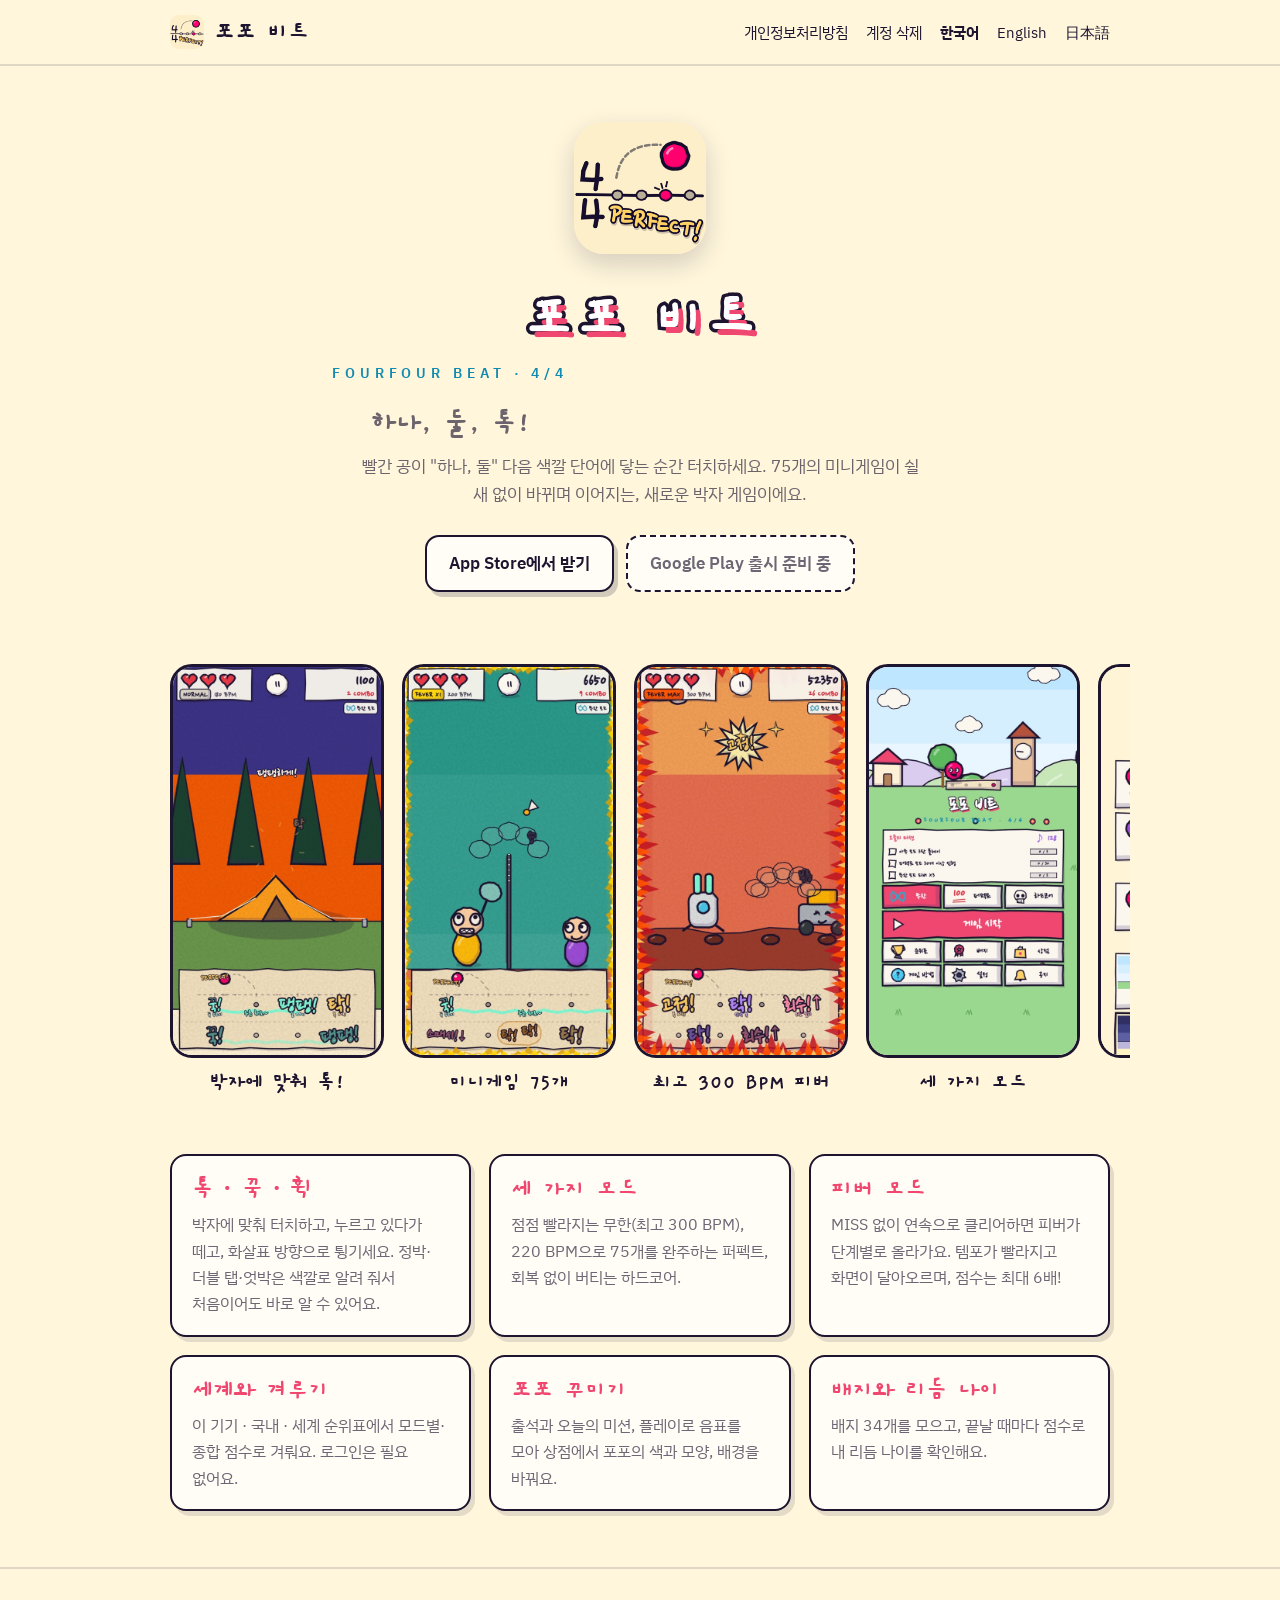
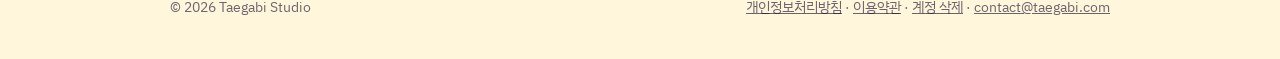
<file: index.html>
<!doctype html>
<html lang="ko">
<head>
  <meta charset="utf-8">
  <meta name="viewport" content="width=device-width, initial-scale=1">
  <title>포포 비트 - 박자 맞추는 리듬 미니게임</title>
  <meta name="description" content="하나, 둘, 톡! 박자에 맞춰 터치하는 리듬 미니게임 75개. 세 가지 모드, 피버, 세계 순위표, 포포 꾸미기.">
  <link rel="canonical" href="https://fourfourbeat.taegabi.com/">
  <link rel="alternate" hreflang="ko" href="https://fourfourbeat.taegabi.com/">
  <link rel="alternate" hreflang="en" href="https://fourfourbeat.taegabi.com/en/">
  <link rel="alternate" hreflang="ja" href="https://fourfourbeat.taegabi.com/ja/">
  <link rel="alternate" hreflang="x-default" href="https://fourfourbeat.taegabi.com/en/">
  <meta property="og:type" content="website">
  <meta property="og:title" content="포포 비트 - 박자 맞추는 리듬 미니게임">
  <meta property="og:description" content="하나, 둘, 톡! 박자에 맞춰 터치하는 리듬 미니게임 75개. 세 가지 모드, 피버, 세계 순위표, 포포 꾸미기.">
  <meta property="og:image" content="https://fourfourbeat.taegabi.com/assets/og.png">
  <meta property="og:url" content="https://fourfourbeat.taegabi.com/">
  <link rel="icon" type="image/png" href="/assets/favicon.png">
  <link rel="apple-touch-icon" href="/assets/apple-touch-icon.png">
  <link href="https://fonts.googleapis.com/css2?family=Gaegu:wght@700&family=IBM+Plex+Sans+KR:wght@400;600;700&display=swap" rel="stylesheet">
  <link rel="stylesheet" href="/assets/site.css">
</head>
<body>
<header class="top"><div class="wrap">
  <a class="brand" href="/"><img src="/assets/logo.png" alt="" width="34" height="34">포포 비트</a>
  <nav><span class="doclinks"><a href="/privacy">개인정보처리방침</a><a href="/delete">계정 삭제</a></span><span class="lang"><a href="/" lang="ko" aria-current="page">한국어</a><a href="/en/" lang="en">English</a><a href="/ja/" lang="ja">日本語</a></span></nav>
</div></header>

<main class="wrap">
  <section class="hero">
    <img class="icon" src="/assets/logo.png" alt="포포 비트 앱 아이콘" width="132" height="132">
    <h1>포포 비트</h1>
    <p class="en">FOURFOUR BEAT · 4/4</p>
    <p class="tag">하나, 둘, 톡!</p>
    <p>빨간 공이 "하나, 둘" 다음 색깔 단어에 닿는 순간 터치하세요. 75개의 미니게임이 쉴 새 없이 바뀌며 이어지는, 새로운 박자 게임이에요.</p>
    <div class="badges">
      <a class="badge" href="https://apps.apple.com/app/id6832641340">App Store에서 받기</a>
      <span class="badge soon">Google Play 출시 준비 중</span>
    </div>
  </section>

  <section class="shots">
    <figure><img src="/assets/screens/ko/01_play.jpg" alt="박자 바에 맞춰 터치하는 게임 화면" width="537" height="1000" loading="lazy"><figcaption>박자에 맞춰 톡!</figcaption></figure>
    <figure><img src="/assets/screens/ko/02_play.jpg" alt="쉴 새 없이 바뀌는 미니게임 화면" width="537" height="1000" loading="lazy"><figcaption>미니게임 75개</figcaption></figure>
    <figure><img src="/assets/screens/ko/03_fever_max.jpg" alt="피버 MAX 화면" width="537" height="1000" loading="lazy"><figcaption>최고 300 BPM 피버</figcaption></figure>
    <figure><img src="/assets/screens/ko/04_menu.jpg" alt="모드 선택과 오늘의 미션이 있는 메인 메뉴" width="537" height="1000" loading="lazy"><figcaption>세 가지 모드</figcaption></figure>
    <figure><img src="/assets/screens/ko/05_shop.jpg" alt="음표로 포포의 색·모양·배경을 사는 상점" width="537" height="1000" loading="lazy"><figcaption>포포 꾸미기</figcaption></figure>
    <figure><img src="/assets/screens/ko/06_world.jpg" alt="나라별 세계 순위표" width="537" height="1000" loading="lazy"><figcaption>세계 순위표</figcaption></figure>
    <figure><img src="/assets/screens/ko/07_badges.jpg" alt="모은 배지 화면" width="537" height="1000" loading="lazy"><figcaption>배지 34개</figcaption></figure>
  </section>

  <section class="features">
    <div class="card"><h3>톡 · 꾹 · 휙</h3><p>박자에 맞춰 터치하고, 누르고 있다가 떼고, 화살표 방향으로 튕기세요. 정박·더블 탭·엇박은 색깔로 알려 줘서 처음이어도 바로 알 수 있어요.</p></div>
    <div class="card"><h3>세 가지 모드</h3><p>점점 빨라지는 무한(최고 300 BPM), 220 BPM으로 75개를 완주하는 퍼펙트, 회복 없이 버티는 하드코어.</p></div>
    <div class="card"><h3>피버 모드</h3><p>MISS 없이 연속으로 클리어하면 피버가 단계별로 올라가요. 템포가 빨라지고 화면이 달아오르며, 점수는 최대 6배!</p></div>
    <div class="card"><h3>세계와 겨루기</h3><p>이 기기 · 국내 · 세계 순위표에서 모드별·종합 점수로 겨뤄요. 로그인은 필요 없어요.</p></div>
    <div class="card"><h3>포포 꾸미기</h3><p>출석과 오늘의 미션, 플레이로 음표를 모아 상점에서 포포의 색과 모양, 배경을 바꿔요.</p></div>
    <div class="card"><h3>배지와 리듬 나이</h3><p>배지 34개를 모으고, 끝날 때마다 점수로 내 리듬 나이를 확인해요.</p></div>
  </section>
</main>

<footer><div class="wrap">
  <span>© 2026 Taegabi Studio</span>
  <span><a href="/privacy">개인정보처리방침</a> · <a href="/terms">이용약관</a> · <a href="/delete">계정 삭제</a> · <a href="mailto:contact@taegabi.com">contact@taegabi.com</a></span>
</div></footer>
</body>
</html>
</file>
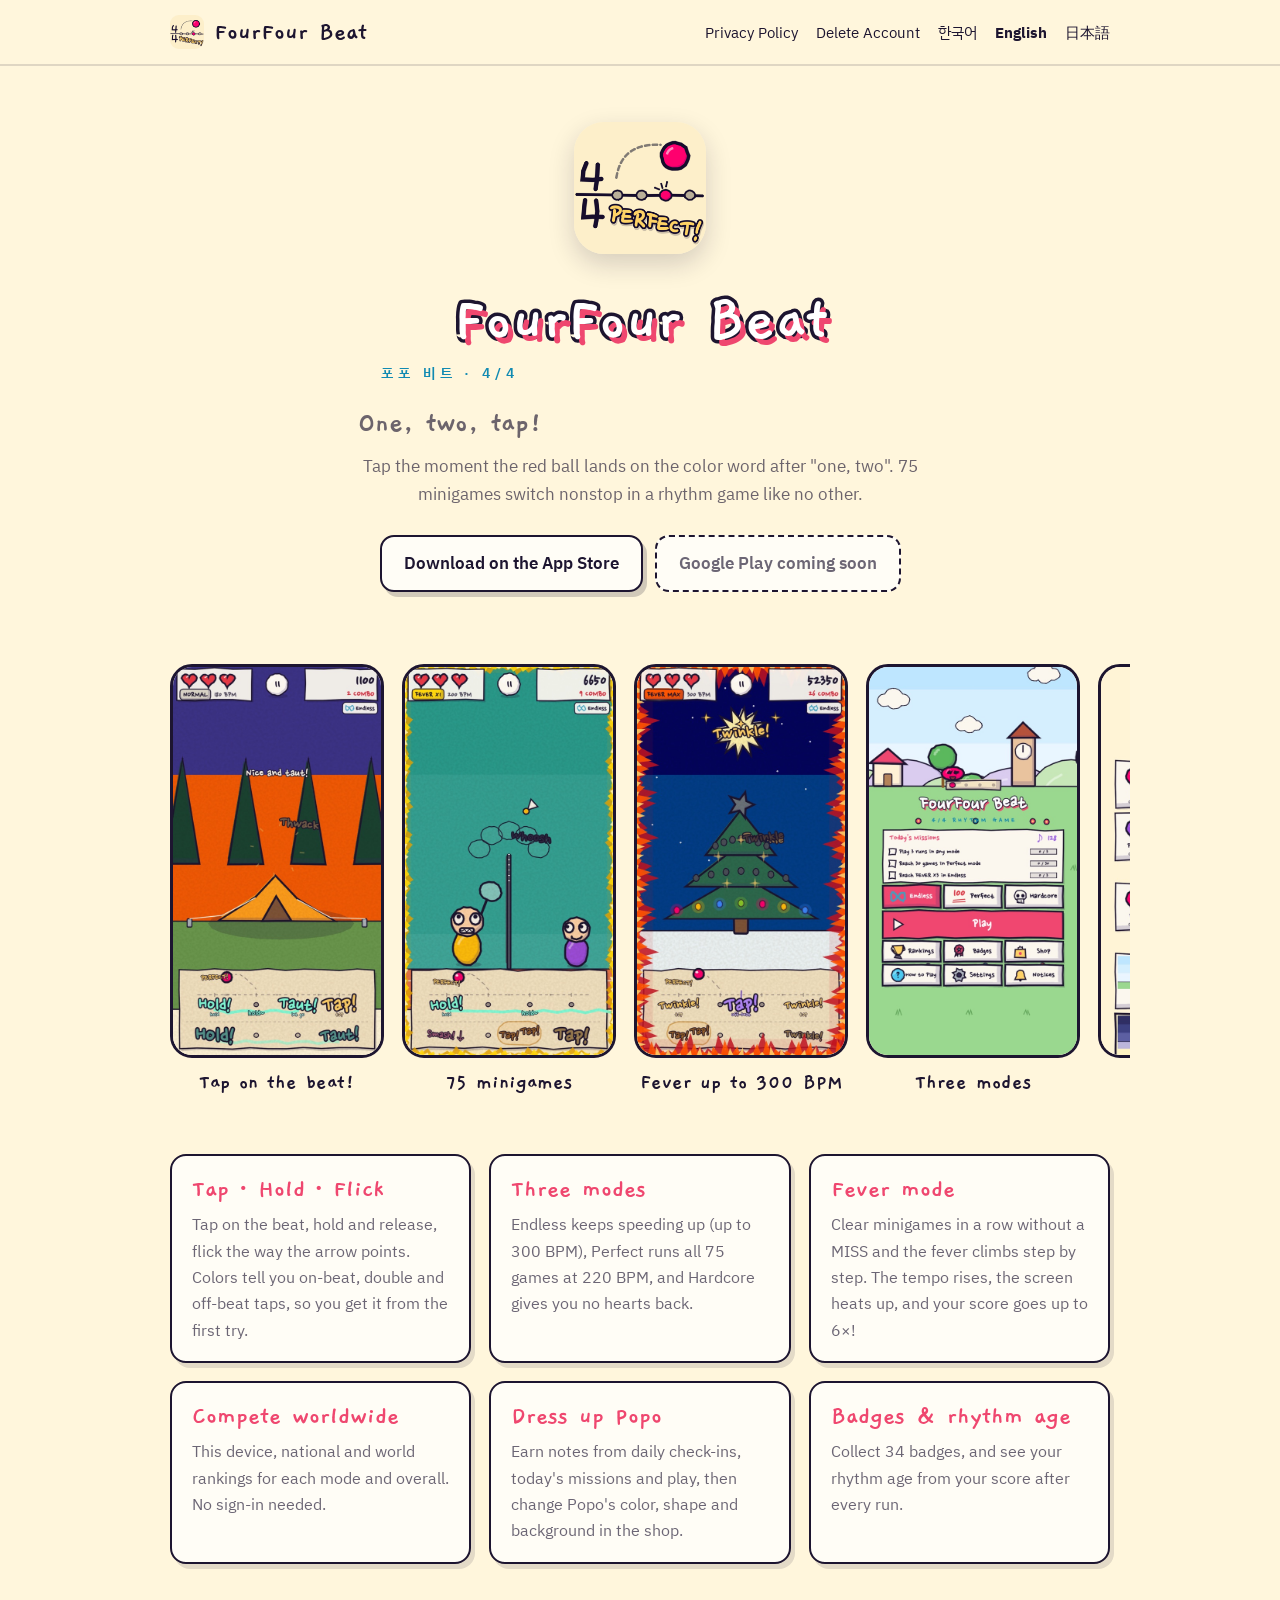
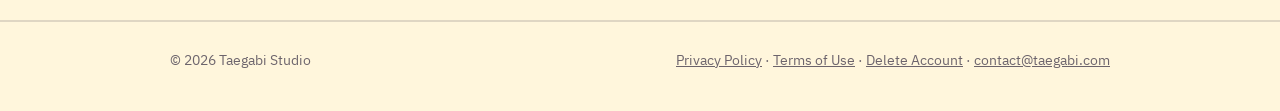
<file: en/index.html>
<!doctype html>
<html lang="en">
<head>
  <meta charset="utf-8">
  <meta name="viewport" content="width=device-width, initial-scale=1">
  <title>FourFour Beat - a rhythm minigame on the beat</title>
  <meta name="description" content="One, two, tap! 75 rhythm minigames you tap to the beat. Three modes, fever, world rankings and Popo dress-up.">
  <link rel="canonical" href="https://fourfourbeat.taegabi.com/en/">
  <link rel="alternate" hreflang="ko" href="https://fourfourbeat.taegabi.com/">
  <link rel="alternate" hreflang="en" href="https://fourfourbeat.taegabi.com/en/">
  <link rel="alternate" hreflang="ja" href="https://fourfourbeat.taegabi.com/ja/">
  <link rel="alternate" hreflang="x-default" href="https://fourfourbeat.taegabi.com/en/">
  <meta property="og:type" content="website">
  <meta property="og:title" content="FourFour Beat - a rhythm minigame on the beat">
  <meta property="og:description" content="One, two, tap! 75 rhythm minigames you tap to the beat. Three modes, fever, world rankings and Popo dress-up.">
  <meta property="og:image" content="https://fourfourbeat.taegabi.com/assets/og.png">
  <meta property="og:url" content="https://fourfourbeat.taegabi.com/en/">
  <link rel="icon" type="image/png" href="/assets/favicon.png">
  <link rel="apple-touch-icon" href="/assets/apple-touch-icon.png">
  <link href="https://fonts.googleapis.com/css2?family=Gaegu:wght@700&family=IBM+Plex+Sans+KR:wght@400;600;700&display=swap" rel="stylesheet">
  <link rel="stylesheet" href="/assets/site.css">
</head>
<body>
<header class="top"><div class="wrap">
  <a class="brand" href="/en/"><img src="/assets/logo.png" alt="" width="34" height="34">FourFour Beat</a>
  <nav><span class="doclinks"><a href="/en/privacy">Privacy Policy</a><a href="/en/delete">Delete Account</a></span><span class="lang"><a href="/" lang="ko">한국어</a><a href="/en/" lang="en" aria-current="page">English</a><a href="/ja/" lang="ja">日本語</a></span></nav>
</div></header>

<main class="wrap">
  <section class="hero">
    <img class="icon" src="/assets/logo.png" alt="FourFour Beat app icon" width="132" height="132">
    <h1>FourFour Beat</h1>
    <p class="en">포포 비트 · 4/4</p>
    <p class="tag">One, two, tap!</p>
    <p>Tap the moment the red ball lands on the color word after "one, two". 75 minigames switch nonstop in a rhythm game like no other.</p>
    <div class="badges">
      <a class="badge" href="https://apps.apple.com/app/id6832641340">Download on the App Store</a>
      <span class="badge soon">Google Play coming soon</span>
    </div>
  </section>

  <section class="shots">
    <figure><img src="/assets/screens/en/01_play.jpg" alt="Game screen: tap on the beat bar" width="537" height="1000" loading="lazy"><figcaption>Tap on the beat!</figcaption></figure>
    <figure><img src="/assets/screens/en/02_play.jpg" alt="A minigame in a nonstop run" width="537" height="1000" loading="lazy"><figcaption>75 minigames</figcaption></figure>
    <figure><img src="/assets/screens/en/03_fever_max.jpg" alt="FEVER MAX screen" width="537" height="1000" loading="lazy"><figcaption>Fever up to 300 BPM</figcaption></figure>
    <figure><img src="/assets/screens/en/04_menu.jpg" alt="Main menu with modes and today's missions" width="537" height="1000" loading="lazy"><figcaption>Three modes</figcaption></figure>
    <figure><img src="/assets/screens/en/05_shop.jpg" alt="Shop: buy Popo's colors, shapes and backgrounds with notes" width="537" height="1000" loading="lazy"><figcaption>Dress up Popo</figcaption></figure>
    <figure><img src="/assets/screens/en/06_world.jpg" alt="World rankings by country" width="537" height="1000" loading="lazy"><figcaption>World rankings</figcaption></figure>
    <figure><img src="/assets/screens/en/07_badges.jpg" alt="Badge collection" width="537" height="1000" loading="lazy"><figcaption>34 badges</figcaption></figure>
  </section>

  <section class="features">
    <div class="card"><h3>Tap · Hold · Flick</h3><p>Tap on the beat, hold and release, flick the way the arrow points. Colors tell you on-beat, double and off-beat taps, so you get it from the first try.</p></div>
    <div class="card"><h3>Three modes</h3><p>Endless keeps speeding up (up to 300 BPM), Perfect runs all 75 games at 220 BPM, and Hardcore gives you no hearts back.</p></div>
    <div class="card"><h3>Fever mode</h3><p>Clear minigames in a row without a MISS and the fever climbs step by step. The tempo rises, the screen heats up, and your score goes up to 6×!</p></div>
    <div class="card"><h3>Compete worldwide</h3><p>This device, national and world rankings for each mode and overall. No sign-in needed.</p></div>
    <div class="card"><h3>Dress up Popo</h3><p>Earn notes from daily check-ins, today's missions and play, then change Popo's color, shape and background in the shop.</p></div>
    <div class="card"><h3>Badges &amp; rhythm age</h3><p>Collect 34 badges, and see your rhythm age from your score after every run.</p></div>
  </section>
</main>

<footer><div class="wrap">
  <span>© 2026 Taegabi Studio</span>
  <span><a href="/en/privacy">Privacy Policy</a> · <a href="/en/terms">Terms of Use</a> · <a href="/en/delete">Delete Account</a> · <a href="mailto:contact@taegabi.com">contact@taegabi.com</a></span>
</div></footer>
</body>
</html>
</file>
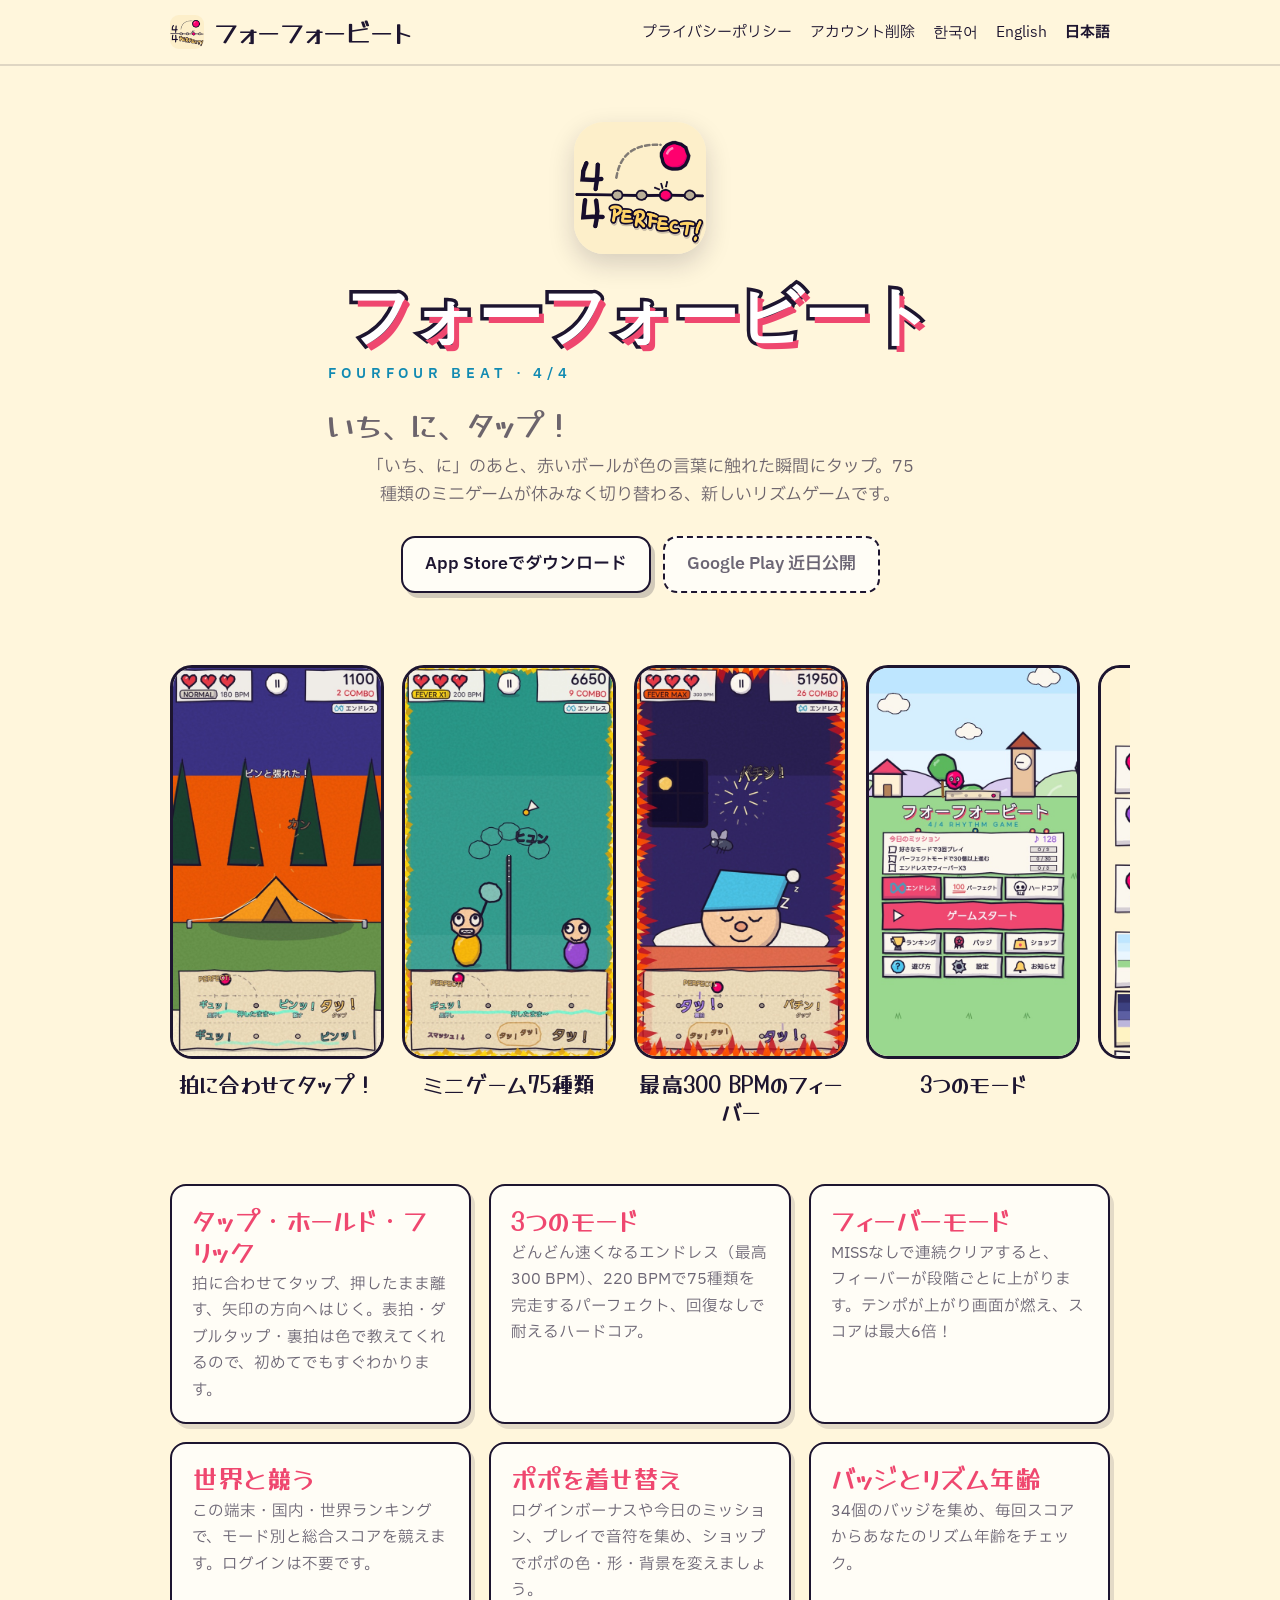
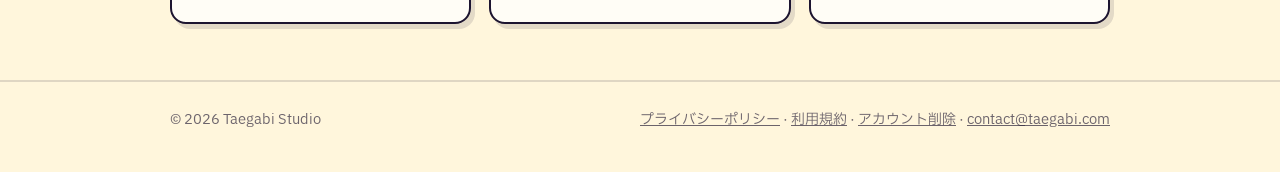
<file: ja/index.html>
<!doctype html>
<html lang="ja">
<head>
  <meta charset="utf-8">
  <meta name="viewport" content="width=device-width, initial-scale=1">
  <title>フォーフォービート - 拍に合わせるリズムミニゲーム</title>
  <meta name="description" content="いち、に、タップ！拍に合わせてタップするリズムミニゲーム75種類。3つのモード、フィーバー、世界ランキング、ポポの着せ替え。">
  <link rel="canonical" href="https://fourfourbeat.taegabi.com/ja/">
  <link rel="alternate" hreflang="ko" href="https://fourfourbeat.taegabi.com/">
  <link rel="alternate" hreflang="en" href="https://fourfourbeat.taegabi.com/en/">
  <link rel="alternate" hreflang="ja" href="https://fourfourbeat.taegabi.com/ja/">
  <link rel="alternate" hreflang="x-default" href="https://fourfourbeat.taegabi.com/en/">
  <meta property="og:type" content="website">
  <meta property="og:title" content="フォーフォービート - 拍に合わせるリズムミニゲーム">
  <meta property="og:description" content="いち、に、タップ！拍に合わせてタップするリズムミニゲーム75種類。3つのモード、フィーバー、世界ランキング、ポポの着せ替え。">
  <meta property="og:image" content="https://fourfourbeat.taegabi.com/assets/og.png">
  <meta property="og:url" content="https://fourfourbeat.taegabi.com/ja/">
  <link rel="icon" type="image/png" href="/assets/favicon.png">
  <link rel="apple-touch-icon" href="/assets/apple-touch-icon.png">
  <link href="https://fonts.googleapis.com/css2?family=Gaegu:wght@700&family=Yusei+Magic&family=IBM+Plex+Sans+JP:wght@400;600;700&display=swap" rel="stylesheet">
  <link rel="stylesheet" href="/assets/site.css">
</head>
<body>
<header class="top"><div class="wrap">
  <a class="brand" href="/ja/"><img src="/assets/logo.png" alt="" width="34" height="34">フォーフォービート</a>
  <nav><span class="doclinks"><a href="/ja/privacy">プライバシーポリシー</a><a href="/ja/delete">アカウント削除</a></span><span class="lang"><a href="/" lang="ko">한국어</a><a href="/en/" lang="en">English</a><a href="/ja/" lang="ja" aria-current="page">日本語</a></span></nav>
</div></header>

<main class="wrap">
  <section class="hero">
    <img class="icon" src="/assets/logo.png" alt="フォーフォービートのアプリアイコン" width="132" height="132">
    <h1>フォーフォービート</h1>
    <p class="en">FOURFOUR BEAT · 4/4</p>
    <p class="tag">いち、に、タップ！</p>
    <p>「いち、に」のあと、赤いボールが色の言葉に触れた瞬間にタップ。75種類のミニゲームが休みなく切り替わる、新しいリズムゲームです。</p>
    <div class="badges">
      <a class="badge" href="https://apps.apple.com/app/id6832641340">App Storeでダウンロード</a>
      <span class="badge soon">Google Play 近日公開</span>
    </div>
  </section>

  <section class="shots">
    <figure><img src="/assets/screens/ja/01_play.jpg" alt="ビートバーに合わせてタップするゲーム画面" width="537" height="1000" loading="lazy"><figcaption>拍に合わせてタップ！</figcaption></figure>
    <figure><img src="/assets/screens/ja/02_play.jpg" alt="次々に切り替わるミニゲーム画面" width="537" height="1000" loading="lazy"><figcaption>ミニゲーム75種類</figcaption></figure>
    <figure><img src="/assets/screens/ja/03_fever_max.jpg" alt="フィーバーMAX画面" width="537" height="1000" loading="lazy"><figcaption>最高300 BPMのフィーバー</figcaption></figure>
    <figure><img src="/assets/screens/ja/04_menu.jpg" alt="モード選択と今日のミッションがあるメインメニュー" width="537" height="1000" loading="lazy"><figcaption>3つのモード</figcaption></figure>
    <figure><img src="/assets/screens/ja/05_shop.jpg" alt="音符でポポの色・形・背景を買うショップ" width="537" height="1000" loading="lazy"><figcaption>ポポを着せ替え</figcaption></figure>
    <figure><img src="/assets/screens/ja/06_world.jpg" alt="国別の世界ランキング" width="537" height="1000" loading="lazy"><figcaption>世界ランキング</figcaption></figure>
    <figure><img src="/assets/screens/ja/07_badges.jpg" alt="集めたバッジの画面" width="537" height="1000" loading="lazy"><figcaption>バッジ34個</figcaption></figure>
  </section>

  <section class="features">
    <div class="card"><h3>タップ・ホールド・フリック</h3><p>拍に合わせてタップ、押したまま離す、矢印の方向へはじく。表拍・ダブルタップ・裏拍は色で教えてくれるので、初めてでもすぐわかります。</p></div>
    <div class="card"><h3>3つのモード</h3><p>どんどん速くなるエンドレス（最高300 BPM）、220 BPMで75種類を完走するパーフェクト、回復なしで耐えるハードコア。</p></div>
    <div class="card"><h3>フィーバーモード</h3><p>MISSなしで連続クリアすると、フィーバーが段階ごとに上がります。テンポが上がり画面が燃え、スコアは最大6倍！</p></div>
    <div class="card"><h3>世界と競う</h3><p>この端末・国内・世界ランキングで、モード別と総合スコアを競えます。ログインは不要です。</p></div>
    <div class="card"><h3>ポポを着せ替え</h3><p>ログインボーナスや今日のミッション、プレイで音符を集め、ショップでポポの色・形・背景を変えましょう。</p></div>
    <div class="card"><h3>バッジとリズム年齢</h3><p>34個のバッジを集め、毎回スコアからあなたのリズム年齢をチェック。</p></div>
  </section>
</main>

<footer><div class="wrap">
  <span>© 2026 Taegabi Studio</span>
  <span><a href="/ja/privacy">プライバシーポリシー</a> · <a href="/ja/terms">利用規約</a> · <a href="/ja/delete">アカウント削除</a> · <a href="mailto:contact@taegabi.com">contact@taegabi.com</a></span>
</div></footer>
</body>
</html>
</file>
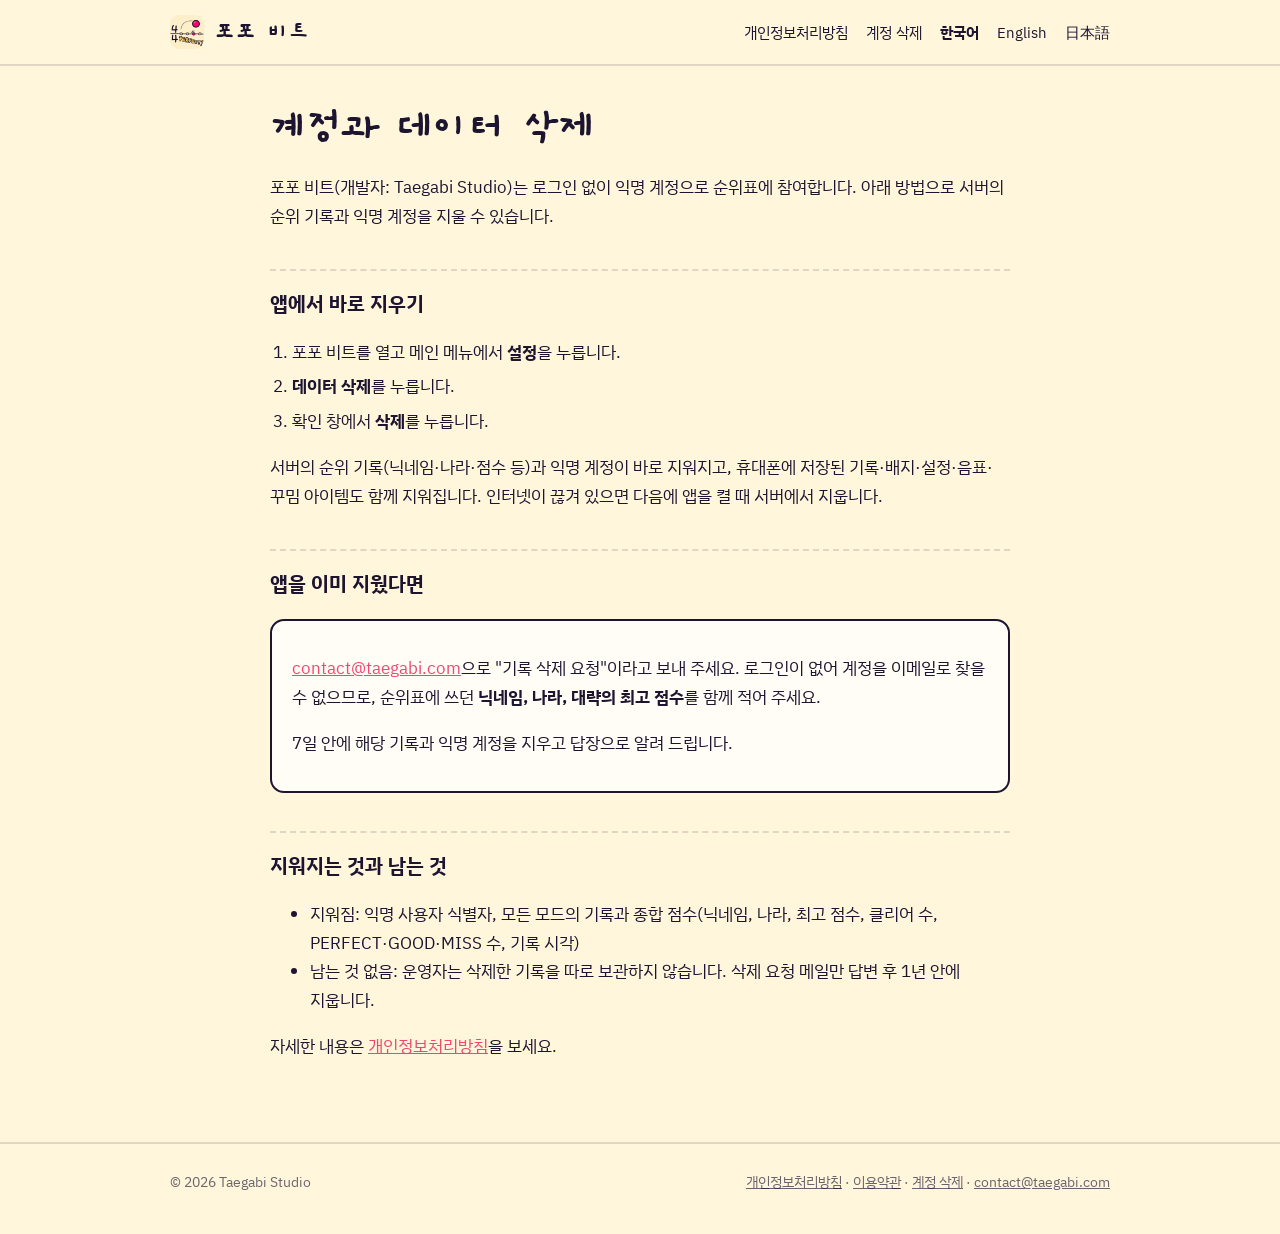
<file: delete.html>
<!doctype html>
<html lang="ko">
<head>
  <meta charset="utf-8">
  <meta name="viewport" content="width=device-width, initial-scale=1">
  <title>계정과 데이터 삭제 - 포포 비트</title>
  <meta name="description" content="포포 비트의 순위 기록과 익명 계정을 지우는 방법을 안내해요.">
  <link rel="canonical" href="https://fourfourbeat.taegabi.com/delete">
  <link rel="alternate" hreflang="ko" href="https://fourfourbeat.taegabi.com/delete">
  <link rel="alternate" hreflang="en" href="https://fourfourbeat.taegabi.com/en/delete">
  <link rel="alternate" hreflang="ja" href="https://fourfourbeat.taegabi.com/ja/delete">
  <link rel="alternate" hreflang="x-default" href="https://fourfourbeat.taegabi.com/en/delete">
  <link rel="icon" type="image/png" href="/assets/favicon.png">
  <link rel="apple-touch-icon" href="/assets/apple-touch-icon.png">
  <link href="https://fonts.googleapis.com/css2?family=Gaegu:wght@700&family=IBM+Plex+Sans+KR:wght@400;600;700&display=swap" rel="stylesheet">
  <link rel="stylesheet" href="/assets/site.css">
</head>
<body>
<header class="top"><div class="wrap">
  <a class="brand" href="/"><img src="/assets/logo.png" alt="" width="34" height="34">포포 비트</a>
  <nav><span class="doclinks"><a href="/privacy">개인정보처리방침</a><a href="/delete">계정 삭제</a></span><span class="lang"><a href="/delete" lang="ko" aria-current="page">한국어</a><a href="/en/delete" lang="en">English</a><a href="/ja/delete" lang="ja">日本語</a></span></nav>
</div></header>

<main class="doc">
  <h1>계정과 데이터 삭제</h1>
  <p>포포 비트(개발자: Taegabi Studio)는 로그인 없이 익명 계정으로 순위표에 참여합니다. 아래 방법으로 서버의 순위 기록과 익명 계정을 지울 수 있습니다.</p>

  <h2>앱에서 바로 지우기</h2>
  <ol class="steps">
    <li>포포 비트를 열고 메인 메뉴에서 <strong>설정</strong>을 누릅니다.</li>
    <li><strong>데이터 삭제</strong>를 누릅니다.</li>
    <li>확인 창에서 <strong>삭제</strong>를 누릅니다.</li>
  </ol>
  <p>서버의 순위 기록(닉네임·나라·점수 등)과 익명 계정이 바로 지워지고, 휴대폰에 저장된 기록·배지·설정·음표·꾸밈 아이템도 함께 지워집니다. 인터넷이 끊겨 있으면 다음에 앱을 켤 때 서버에서 지웁니다.</p>

  <h2>앱을 이미 지웠다면</h2>
  <div class="box">
    <p><a href="mailto:contact@taegabi.com?subject=%ED%8F%AC%ED%8F%AC%20%EB%B9%84%ED%8A%B8%20%EA%B8%B0%EB%A1%9D%20%EC%82%AD%EC%A0%9C%20%EC%9A%94%EC%B2%AD">contact@taegabi.com</a>으로 "기록 삭제 요청"이라고 보내 주세요. 로그인이 없어 계정을 이메일로 찾을 수 없으므로, 순위표에 쓰던 <strong>닉네임, 나라, 대략의 최고 점수</strong>를 함께 적어 주세요.</p>
    <p>7일 안에 해당 기록과 익명 계정을 지우고 답장으로 알려 드립니다.</p>
  </div>

  <h2>지워지는 것과 남는 것</h2>
  <ul>
    <li>지워짐: 익명 사용자 식별자, 모든 모드의 기록과 종합 점수(닉네임, 나라, 최고 점수, 클리어 수, PERFECT·GOOD·MISS 수, 기록 시각)</li>
    <li>남는 것 없음: 운영자는 삭제한 기록을 따로 보관하지 않습니다. 삭제 요청 메일만 답변 후 1년 안에 지웁니다.</li>
  </ul>
  <p>자세한 내용은 <a href="/privacy">개인정보처리방침</a>을 보세요.</p>
</main>

<footer><div class="wrap">
  <span>© 2026 Taegabi Studio</span>
  <span><a href="/privacy">개인정보처리방침</a> · <a href="/terms">이용약관</a> · <a href="/delete">계정 삭제</a> · <a href="mailto:contact@taegabi.com">contact@taegabi.com</a></span>
</div></footer>
</body>
</html>
</file>
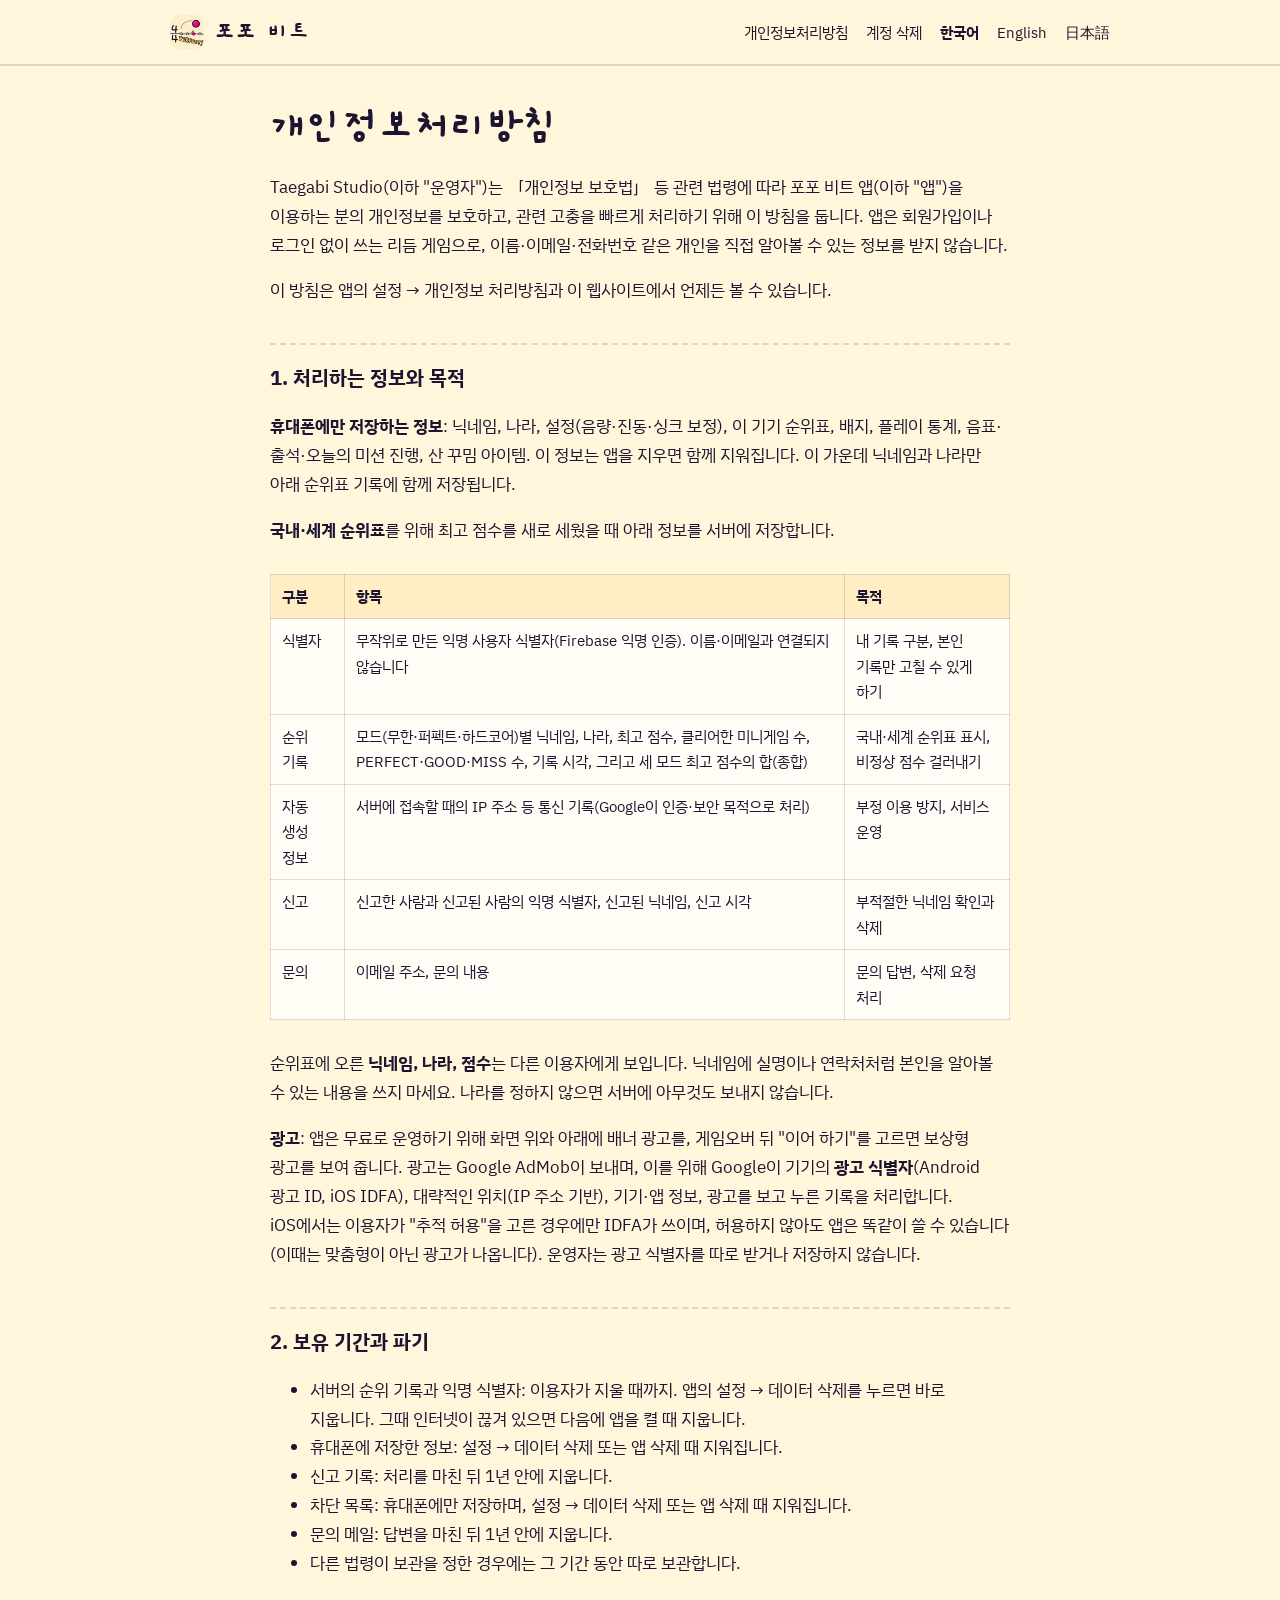
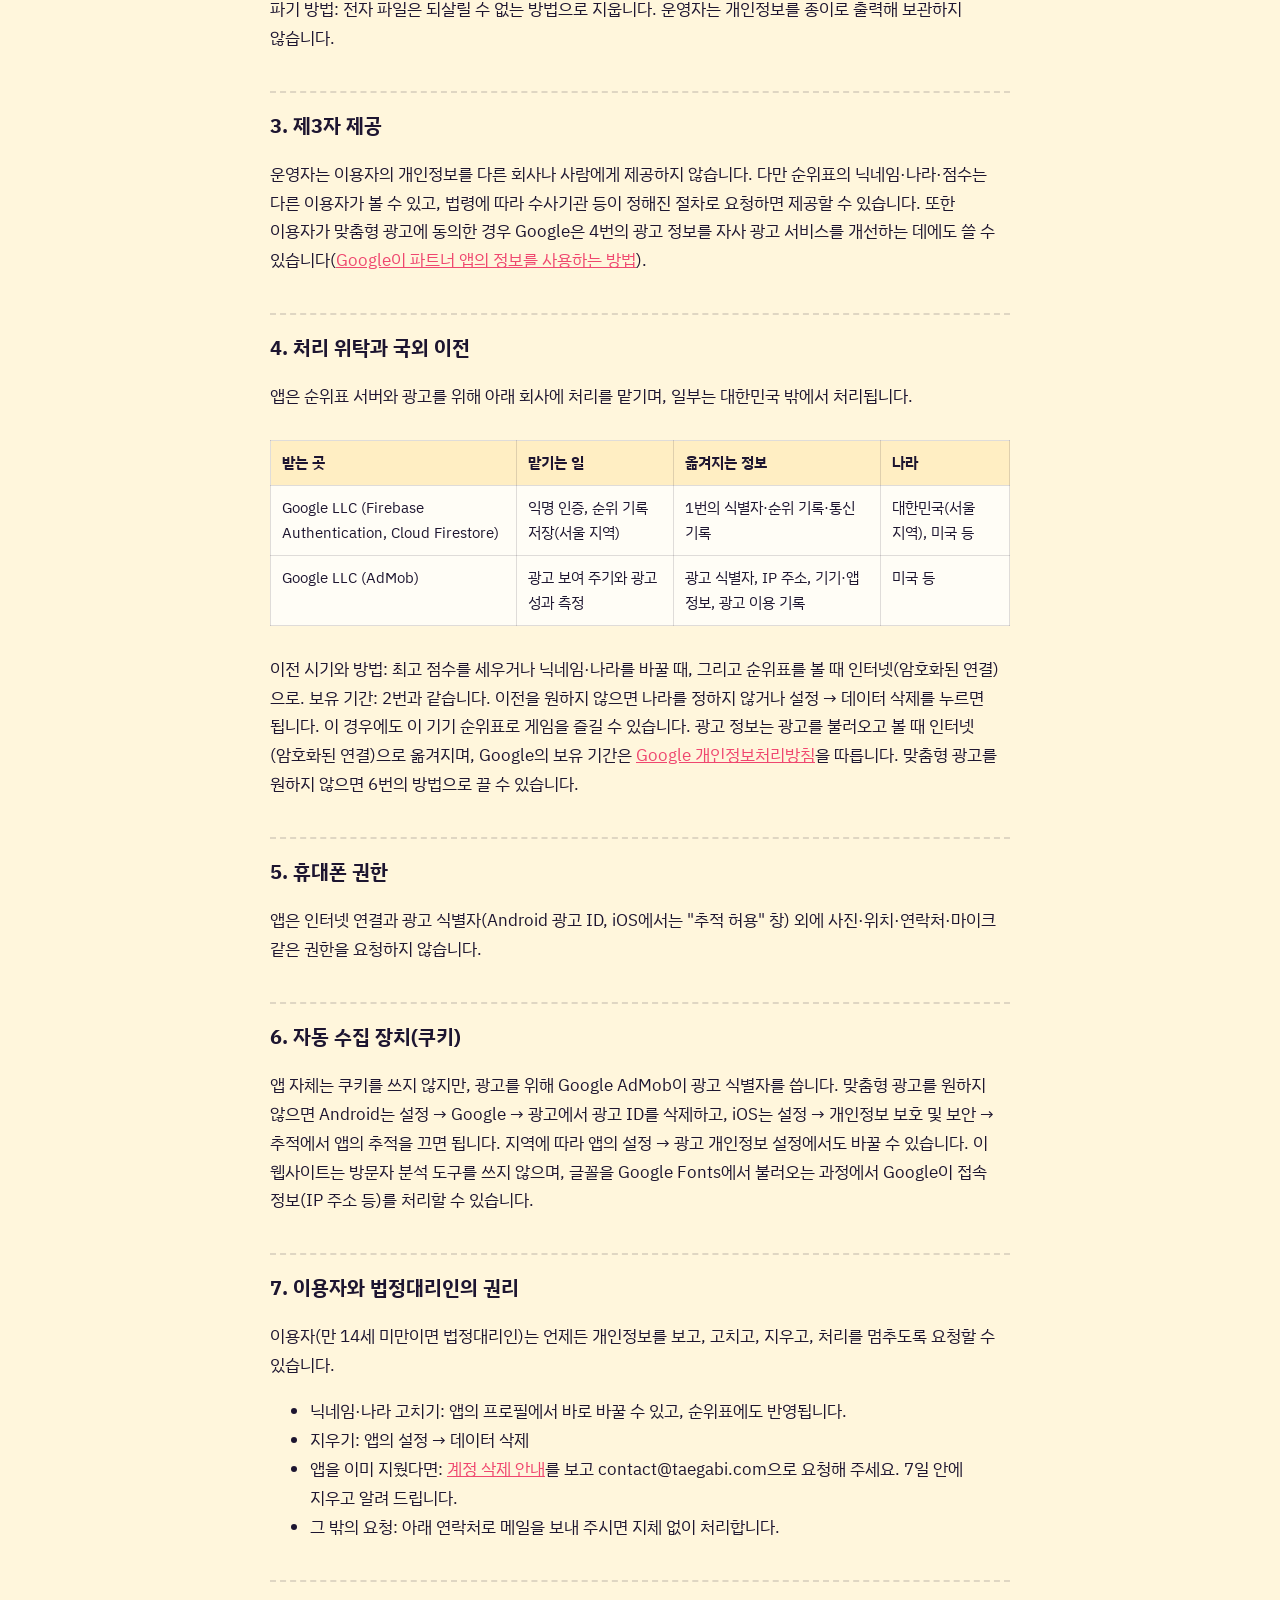
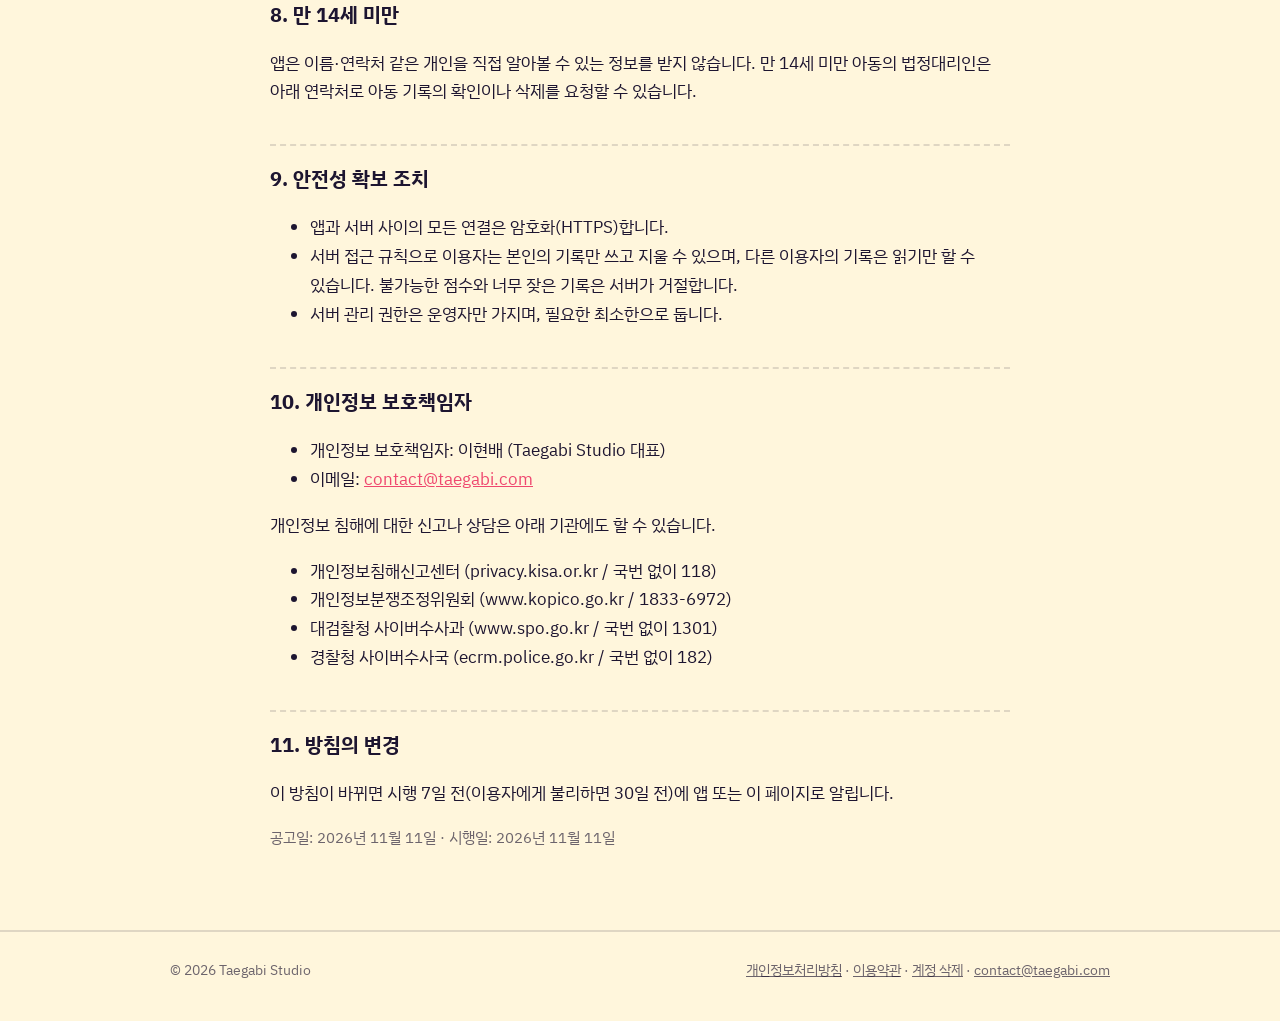
<file: privacy.html>
<!doctype html>
<html lang="ko">
<head>
  <meta charset="utf-8">
  <meta name="viewport" content="width=device-width, initial-scale=1">
  <title>개인정보처리방침 - 포포 비트</title>
  <meta name="description" content="포포 비트 앱이 어떤 정보를 왜 처리하고, 어디에 얼마나 보관하는지 안내해요.">
  <link rel="canonical" href="https://fourfourbeat.taegabi.com/privacy">
  <link rel="alternate" hreflang="ko" href="https://fourfourbeat.taegabi.com/privacy">
  <link rel="alternate" hreflang="en" href="https://fourfourbeat.taegabi.com/en/privacy">
  <link rel="alternate" hreflang="ja" href="https://fourfourbeat.taegabi.com/ja/privacy">
  <link rel="alternate" hreflang="x-default" href="https://fourfourbeat.taegabi.com/en/privacy">
  <link rel="icon" type="image/png" href="/assets/favicon.png">
  <link rel="apple-touch-icon" href="/assets/apple-touch-icon.png">
  <link href="https://fonts.googleapis.com/css2?family=Gaegu:wght@700&family=IBM+Plex+Sans+KR:wght@400;600;700&display=swap" rel="stylesheet">
  <link rel="stylesheet" href="/assets/site.css">
</head>
<body>
<header class="top"><div class="wrap">
  <a class="brand" href="/"><img src="/assets/logo.png" alt="" width="34" height="34">포포 비트</a>
  <nav><span class="doclinks"><a href="/privacy">개인정보처리방침</a><a href="/delete">계정 삭제</a></span><span class="lang"><a href="/privacy" lang="ko" aria-current="page">한국어</a><a href="/en/privacy" lang="en">English</a><a href="/ja/privacy" lang="ja">日本語</a></span></nav>
</div></header>

<main class="doc">
  <h1>개인정보처리방침</h1>
  <p>Taegabi Studio(이하 "운영자")는 「개인정보 보호법」 등 관련 법령에 따라 포포 비트 앱(이하 "앱")을 이용하는 분의 개인정보를 보호하고, 관련 고충을 빠르게 처리하기 위해 이 방침을 둡니다. 앱은 회원가입이나 로그인 없이 쓰는 리듬 게임으로, 이름·이메일·전화번호 같은 개인을 직접 알아볼 수 있는 정보를 받지 않습니다.</p>
  <p>이 방침은 앱의 설정 → 개인정보 처리방침과 이 웹사이트에서 언제든 볼 수 있습니다.</p>

  <h2>1. 처리하는 정보와 목적</h2>
  <p><strong>휴대폰에만 저장하는 정보</strong>: 닉네임, 나라, 설정(음량·진동·싱크 보정), 이 기기 순위표, 배지, 플레이 통계, 음표·출석·오늘의 미션 진행, 산 꾸밈 아이템. 이 정보는 앱을 지우면 함께 지워집니다. 이 가운데 닉네임과 나라만 아래 순위표 기록에 함께 저장됩니다.</p>
  <p><strong>국내·세계 순위표</strong>를 위해 최고 점수를 새로 세웠을 때 아래 정보를 서버에 저장합니다.</p>
  <div class="table-scroll"><table>
    <tr><th>구분</th><th>항목</th><th>목적</th></tr>
    <tr><td>식별자</td><td>무작위로 만든 익명 사용자 식별자(Firebase 익명 인증). 이름·이메일과 연결되지 않습니다</td><td>내 기록 구분, 본인 기록만 고칠 수 있게 하기</td></tr>
    <tr><td>순위 기록</td><td>모드(무한·퍼펙트·하드코어)별 닉네임, 나라, 최고 점수, 클리어한 미니게임 수, PERFECT·GOOD·MISS 수, 기록 시각, 그리고 세 모드 최고 점수의 합(종합)</td><td>국내·세계 순위표 표시, 비정상 점수 걸러내기</td></tr>
    <tr><td>자동 생성 정보</td><td>서버에 접속할 때의 IP 주소 등 통신 기록(Google이 인증·보안 목적으로 처리)</td><td>부정 이용 방지, 서비스 운영</td></tr>
    <tr><td>신고</td><td>신고한 사람과 신고된 사람의 익명 식별자, 신고된 닉네임, 신고 시각</td><td>부적절한 닉네임 확인과 삭제</td></tr>
    <tr><td>문의</td><td>이메일 주소, 문의 내용</td><td>문의 답변, 삭제 요청 처리</td></tr>
  </table></div>
  <p>순위표에 오른 <strong>닉네임, 나라, 점수</strong>는 다른 이용자에게 보입니다. 닉네임에 실명이나 연락처처럼 본인을 알아볼 수 있는 내용을 쓰지 마세요. 나라를 정하지 않으면 서버에 아무것도 보내지 않습니다.</p>
  <p><strong>광고</strong>: 앱은 무료로 운영하기 위해 화면 위와 아래에 배너 광고를, 게임오버 뒤 "이어 하기"를 고르면 보상형 광고를 보여 줍니다. 광고는 Google AdMob이 보내며, 이를 위해 Google이 기기의 <strong>광고 식별자</strong>(Android 광고 ID, iOS IDFA), 대략적인 위치(IP 주소 기반), 기기·앱 정보, 광고를 보고 누른 기록을 처리합니다. iOS에서는 이용자가 "추적 허용"을 고른 경우에만 IDFA가 쓰이며, 허용하지 않아도 앱은 똑같이 쓸 수 있습니다(이때는 맞춤형이 아닌 광고가 나옵니다). 운영자는 광고 식별자를 따로 받거나 저장하지 않습니다.</p>

  <h2>2. 보유 기간과 파기</h2>
  <ul>
    <li>서버의 순위 기록과 익명 식별자: 이용자가 지울 때까지. 앱의 설정 → 데이터 삭제를 누르면 바로 지웁니다. 그때 인터넷이 끊겨 있으면 다음에 앱을 켤 때 지웁니다.</li>
    <li>휴대폰에 저장한 정보: 설정 → 데이터 삭제 또는 앱 삭제 때 지워집니다.</li>
    <li>신고 기록: 처리를 마친 뒤 1년 안에 지웁니다.</li>
    <li>차단 목록: 휴대폰에만 저장하며, 설정 → 데이터 삭제 또는 앱 삭제 때 지워집니다.</li>
    <li>문의 메일: 답변을 마친 뒤 1년 안에 지웁니다.</li>
    <li>다른 법령이 보관을 정한 경우에는 그 기간 동안 따로 보관합니다.</li>
  </ul>
  <p>파기 방법: 전자 파일은 되살릴 수 없는 방법으로 지웁니다. 운영자는 개인정보를 종이로 출력해 보관하지 않습니다.</p>

  <h2>3. 제3자 제공</h2>
  <p>운영자는 이용자의 개인정보를 다른 회사나 사람에게 제공하지 않습니다. 다만 순위표의 닉네임·나라·점수는 다른 이용자가 볼 수 있고, 법령에 따라 수사기관 등이 정해진 절차로 요청하면 제공할 수 있습니다. 또한 이용자가 맞춤형 광고에 동의한 경우 Google은 4번의 광고 정보를 자사 광고 서비스를 개선하는 데에도 쓸 수 있습니다(<a href="https://policies.google.com/technologies/partner-sites">Google이 파트너 앱의 정보를 사용하는 방법</a>).</p>

  <h2>4. 처리 위탁과 국외 이전</h2>
  <p>앱은 순위표 서버와 광고를 위해 아래 회사에 처리를 맡기며, 일부는 대한민국 밖에서 처리됩니다.</p>
  <div class="table-scroll"><table>
    <tr><th>받는 곳</th><th>맡기는 일</th><th>옮겨지는 정보</th><th>나라</th></tr>
    <tr><td>Google LLC (Firebase Authentication, Cloud Firestore)</td><td>익명 인증, 순위 기록 저장(서울 지역)</td><td>1번의 식별자·순위 기록·통신 기록</td><td>대한민국(서울 지역), 미국 등</td></tr>
    <tr><td>Google LLC (AdMob)</td><td>광고 보여 주기와 광고 성과 측정</td><td>광고 식별자, IP 주소, 기기·앱 정보, 광고 이용 기록</td><td>미국 등</td></tr>
  </table></div>
  <p>이전 시기와 방법: 최고 점수를 세우거나 닉네임·나라를 바꿀 때, 그리고 순위표를 볼 때 인터넷(암호화된 연결)으로. 보유 기간: 2번과 같습니다. 이전을 원하지 않으면 나라를 정하지 않거나 설정 → 데이터 삭제를 누르면 됩니다. 이 경우에도 이 기기 순위표로 게임을 즐길 수 있습니다. 광고 정보는 광고를 불러오고 볼 때 인터넷(암호화된 연결)으로 옮겨지며, Google의 보유 기간은 <a href="https://policies.google.com/privacy">Google 개인정보처리방침</a>을 따릅니다. 맞춤형 광고를 원하지 않으면 6번의 방법으로 끌 수 있습니다.</p>

  <h2>5. 휴대폰 권한</h2>
  <p>앱은 인터넷 연결과 광고 식별자(Android 광고 ID, iOS에서는 "추적 허용" 창) 외에 사진·위치·연락처·마이크 같은 권한을 요청하지 않습니다.</p>

  <h2>6. 자동 수집 장치(쿠키)</h2>
  <p>앱 자체는 쿠키를 쓰지 않지만, 광고를 위해 Google AdMob이 광고 식별자를 씁니다. 맞춤형 광고를 원하지 않으면 Android는 설정 → Google → 광고에서 광고 ID를 삭제하고, iOS는 설정 → 개인정보 보호 및 보안 → 추적에서 앱의 추적을 끄면 됩니다. 지역에 따라 앱의 설정 → 광고 개인정보 설정에서도 바꿀 수 있습니다. 이 웹사이트는 방문자 분석 도구를 쓰지 않으며, 글꼴을 Google Fonts에서 불러오는 과정에서 Google이 접속 정보(IP 주소 등)를 처리할 수 있습니다.</p>

  <h2>7. 이용자와 법정대리인의 권리</h2>
  <p>이용자(만 14세 미만이면 법정대리인)는 언제든 개인정보를 보고, 고치고, 지우고, 처리를 멈추도록 요청할 수 있습니다.</p>
  <ul>
    <li>닉네임·나라 고치기: 앱의 프로필에서 바로 바꿀 수 있고, 순위표에도 반영됩니다.</li>
    <li>지우기: 앱의 설정 → 데이터 삭제</li>
    <li>앱을 이미 지웠다면: <a href="/delete">계정 삭제 안내</a>를 보고 contact@taegabi.com으로 요청해 주세요. 7일 안에 지우고 알려 드립니다.</li>
    <li>그 밖의 요청: 아래 연락처로 메일을 보내 주시면 지체 없이 처리합니다.</li>
  </ul>

  <h2>8. 만 14세 미만</h2>
  <p>앱은 이름·연락처 같은 개인을 직접 알아볼 수 있는 정보를 받지 않습니다. 만 14세 미만 아동의 법정대리인은 아래 연락처로 아동 기록의 확인이나 삭제를 요청할 수 있습니다.</p>

  <h2>9. 안전성 확보 조치</h2>
  <ul>
    <li>앱과 서버 사이의 모든 연결은 암호화(HTTPS)합니다.</li>
    <li>서버 접근 규칙으로 이용자는 본인의 기록만 쓰고 지울 수 있으며, 다른 이용자의 기록은 읽기만 할 수 있습니다. 불가능한 점수와 너무 잦은 기록은 서버가 거절합니다.</li>
    <li>서버 관리 권한은 운영자만 가지며, 필요한 최소한으로 둡니다.</li>
  </ul>

  <h2>10. 개인정보 보호책임자</h2>
  <ul>
    <li>개인정보 보호책임자: 이현배 (Taegabi Studio 대표)</li>
    <li>이메일: <a href="mailto:contact@taegabi.com">contact@taegabi.com</a></li>
  </ul>
  <p>개인정보 침해에 대한 신고나 상담은 아래 기관에도 할 수 있습니다.</p>
  <ul>
    <li>개인정보침해신고센터 (privacy.kisa.or.kr / 국번 없이 118)</li>
    <li>개인정보분쟁조정위원회 (www.kopico.go.kr / 1833-6972)</li>
    <li>대검찰청 사이버수사과 (www.spo.go.kr / 국번 없이 1301)</li>
    <li>경찰청 사이버수사국 (ecrm.police.go.kr / 국번 없이 182)</li>
  </ul>

  <h2>11. 방침의 변경</h2>
  <p>이 방침이 바뀌면 시행 7일 전(이용자에게 불리하면 30일 전)에 앱 또는 이 페이지로 알립니다.</p>
  <p class="meta">공고일: 2026년 11월 11일 · 시행일: 2026년 11월 11일</p>
</main>

<footer><div class="wrap">
  <span>© 2026 Taegabi Studio</span>
  <span><a href="/privacy">개인정보처리방침</a> · <a href="/terms">이용약관</a> · <a href="/delete">계정 삭제</a> · <a href="mailto:contact@taegabi.com">contact@taegabi.com</a></span>
</div></footer>
</body>
</html>
</file>
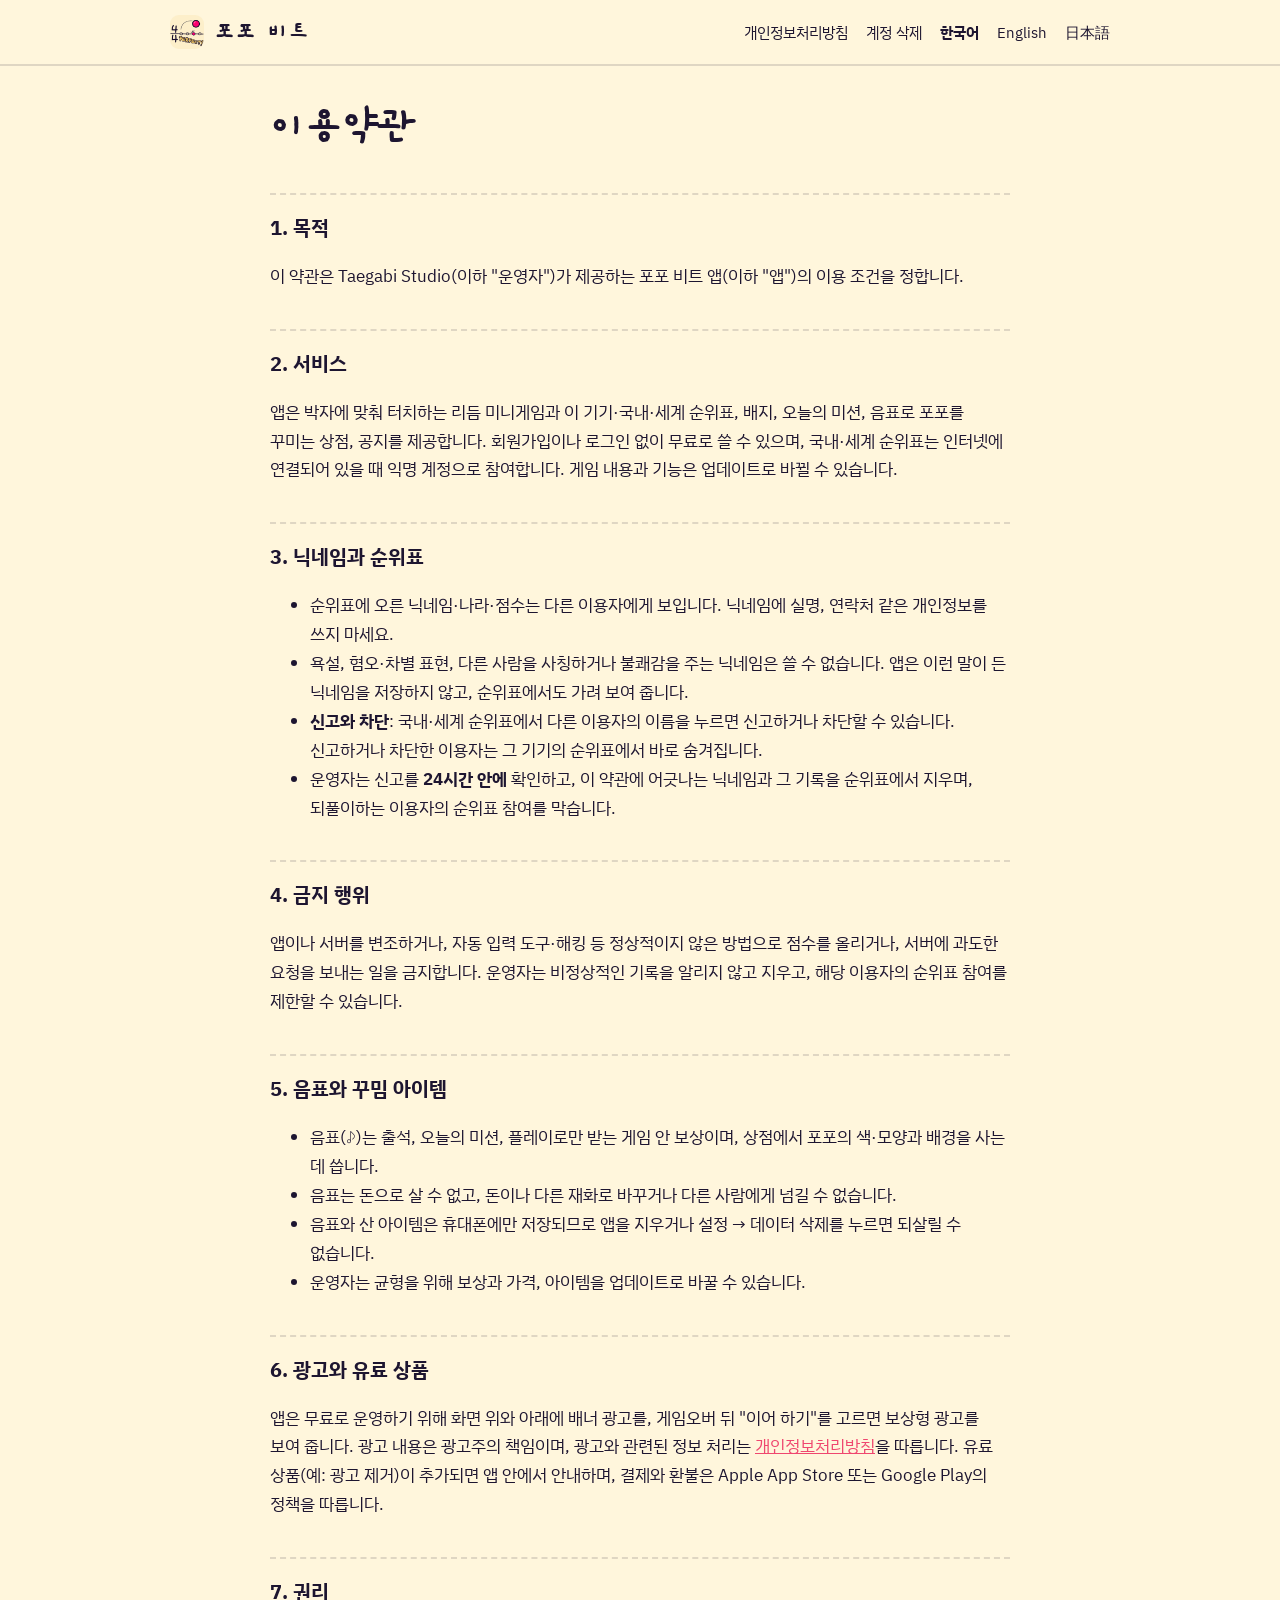
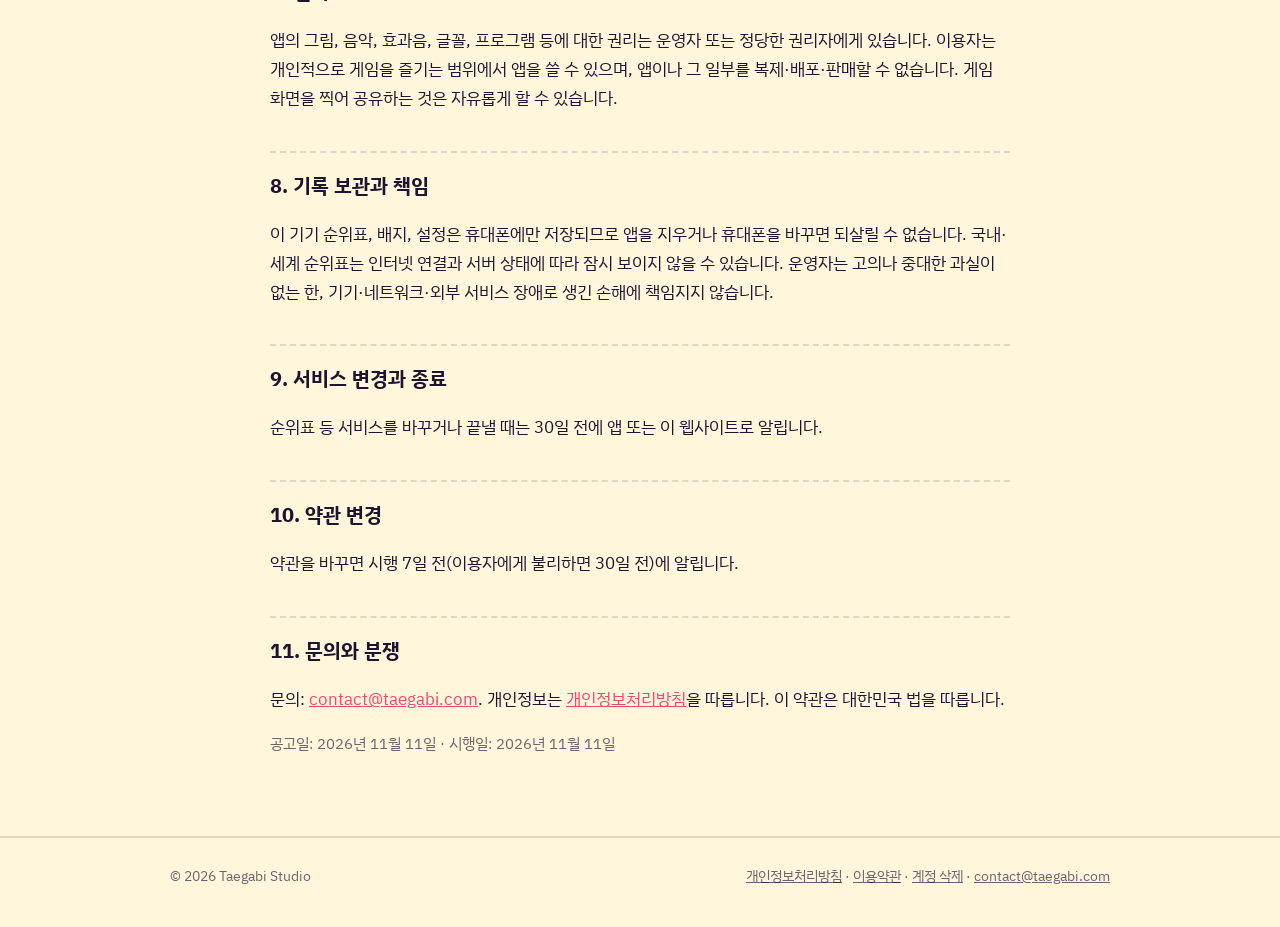
<file: terms.html>
<!doctype html>
<html lang="ko">
<head>
  <meta charset="utf-8">
  <meta name="viewport" content="width=device-width, initial-scale=1">
  <title>이용약관 - 포포 비트</title>
  <meta name="description" content="포포 비트 앱의 이용 조건을 안내해요.">
  <link rel="canonical" href="https://fourfourbeat.taegabi.com/terms">
  <link rel="alternate" hreflang="ko" href="https://fourfourbeat.taegabi.com/terms">
  <link rel="alternate" hreflang="en" href="https://fourfourbeat.taegabi.com/en/terms">
  <link rel="alternate" hreflang="ja" href="https://fourfourbeat.taegabi.com/ja/terms">
  <link rel="alternate" hreflang="x-default" href="https://fourfourbeat.taegabi.com/en/terms">
  <link rel="icon" type="image/png" href="/assets/favicon.png">
  <link rel="apple-touch-icon" href="/assets/apple-touch-icon.png">
  <link href="https://fonts.googleapis.com/css2?family=Gaegu:wght@700&family=IBM+Plex+Sans+KR:wght@400;600;700&display=swap" rel="stylesheet">
  <link rel="stylesheet" href="/assets/site.css">
</head>
<body>
<header class="top"><div class="wrap">
  <a class="brand" href="/"><img src="/assets/logo.png" alt="" width="34" height="34">포포 비트</a>
  <nav><span class="doclinks"><a href="/privacy">개인정보처리방침</a><a href="/delete">계정 삭제</a></span><span class="lang"><a href="/terms" lang="ko" aria-current="page">한국어</a><a href="/en/terms" lang="en">English</a><a href="/ja/terms" lang="ja">日本語</a></span></nav>
</div></header>

<main class="doc">
  <h1>이용약관</h1>

  <h2>1. 목적</h2>
  <p>이 약관은 Taegabi Studio(이하 "운영자")가 제공하는 포포 비트 앱(이하 "앱")의 이용 조건을 정합니다.</p>

  <h2>2. 서비스</h2>
  <p>앱은 박자에 맞춰 터치하는 리듬 미니게임과 이 기기·국내·세계 순위표, 배지, 오늘의 미션, 음표로 포포를 꾸미는 상점, 공지를 제공합니다. 회원가입이나 로그인 없이 무료로 쓸 수 있으며, 국내·세계 순위표는 인터넷에 연결되어 있을 때 익명 계정으로 참여합니다. 게임 내용과 기능은 업데이트로 바뀔 수 있습니다.</p>

  <h2>3. 닉네임과 순위표</h2>
  <ul>
    <li>순위표에 오른 닉네임·나라·점수는 다른 이용자에게 보입니다. 닉네임에 실명, 연락처 같은 개인정보를 쓰지 마세요.</li>
    <li>욕설, 혐오·차별 표현, 다른 사람을 사칭하거나 불쾌감을 주는 닉네임은 쓸 수 없습니다. 앱은 이런 말이 든 닉네임을 저장하지 않고, 순위표에서도 가려 보여 줍니다.</li>
    <li><strong>신고와 차단</strong>: 국내·세계 순위표에서 다른 이용자의 이름을 누르면 신고하거나 차단할 수 있습니다. 신고하거나 차단한 이용자는 그 기기의 순위표에서 바로 숨겨집니다.</li>
    <li>운영자는 신고를 <strong>24시간 안에</strong> 확인하고, 이 약관에 어긋나는 닉네임과 그 기록을 순위표에서 지우며, 되풀이하는 이용자의 순위표 참여를 막습니다.</li>
  </ul>

  <h2>4. 금지 행위</h2>
  <p>앱이나 서버를 변조하거나, 자동 입력 도구·해킹 등 정상적이지 않은 방법으로 점수를 올리거나, 서버에 과도한 요청을 보내는 일을 금지합니다. 운영자는 비정상적인 기록을 알리지 않고 지우고, 해당 이용자의 순위표 참여를 제한할 수 있습니다.</p>

  <h2>5. 음표와 꾸밈 아이템</h2>
  <ul>
    <li>음표(♪)는 출석, 오늘의 미션, 플레이로만 받는 게임 안 보상이며, 상점에서 포포의 색·모양과 배경을 사는 데 씁니다.</li>
    <li>음표는 돈으로 살 수 없고, 돈이나 다른 재화로 바꾸거나 다른 사람에게 넘길 수 없습니다.</li>
    <li>음표와 산 아이템은 휴대폰에만 저장되므로 앱을 지우거나 설정 → 데이터 삭제를 누르면 되살릴 수 없습니다.</li>
    <li>운영자는 균형을 위해 보상과 가격, 아이템을 업데이트로 바꿀 수 있습니다.</li>
  </ul>

  <h2>6. 광고와 유료 상품</h2>
  <p>앱은 무료로 운영하기 위해 화면 위와 아래에 배너 광고를, 게임오버 뒤 "이어 하기"를 고르면 보상형 광고를 보여 줍니다. 광고 내용은 광고주의 책임이며, 광고와 관련된 정보 처리는 <a href="/privacy">개인정보처리방침</a>을 따릅니다. 유료 상품(예: 광고 제거)이 추가되면 앱 안에서 안내하며, 결제와 환불은 Apple App Store 또는 Google Play의 정책을 따릅니다.</p>

  <h2>7. 권리</h2>
  <p>앱의 그림, 음악, 효과음, 글꼴, 프로그램 등에 대한 권리는 운영자 또는 정당한 권리자에게 있습니다. 이용자는 개인적으로 게임을 즐기는 범위에서 앱을 쓸 수 있으며, 앱이나 그 일부를 복제·배포·판매할 수 없습니다. 게임 화면을 찍어 공유하는 것은 자유롭게 할 수 있습니다.</p>

  <h2>8. 기록 보관과 책임</h2>
  <p>이 기기 순위표, 배지, 설정은 휴대폰에만 저장되므로 앱을 지우거나 휴대폰을 바꾸면 되살릴 수 없습니다. 국내·세계 순위표는 인터넷 연결과 서버 상태에 따라 잠시 보이지 않을 수 있습니다. 운영자는 고의나 중대한 과실이 없는 한, 기기·네트워크·외부 서비스 장애로 생긴 손해에 책임지지 않습니다.</p>

  <h2>9. 서비스 변경과 종료</h2>
  <p>순위표 등 서비스를 바꾸거나 끝낼 때는 30일 전에 앱 또는 이 웹사이트로 알립니다.</p>

  <h2>10. 약관 변경</h2>
  <p>약관을 바꾸면 시행 7일 전(이용자에게 불리하면 30일 전)에 알립니다.</p>

  <h2>11. 문의와 분쟁</h2>
  <p>문의: <a href="mailto:contact@taegabi.com">contact@taegabi.com</a>. 개인정보는 <a href="/privacy">개인정보처리방침</a>을 따릅니다. 이 약관은 대한민국 법을 따릅니다.</p>
  <p class="meta">공고일: 2026년 11월 11일 · 시행일: 2026년 11월 11일</p>
</main>

<footer><div class="wrap">
  <span>© 2026 Taegabi Studio</span>
  <span><a href="/privacy">개인정보처리방침</a> · <a href="/terms">이용약관</a> · <a href="/delete">계정 삭제</a> · <a href="mailto:contact@taegabi.com">contact@taegabi.com</a></span>
</div></footer>
</body>
</html>
</file>
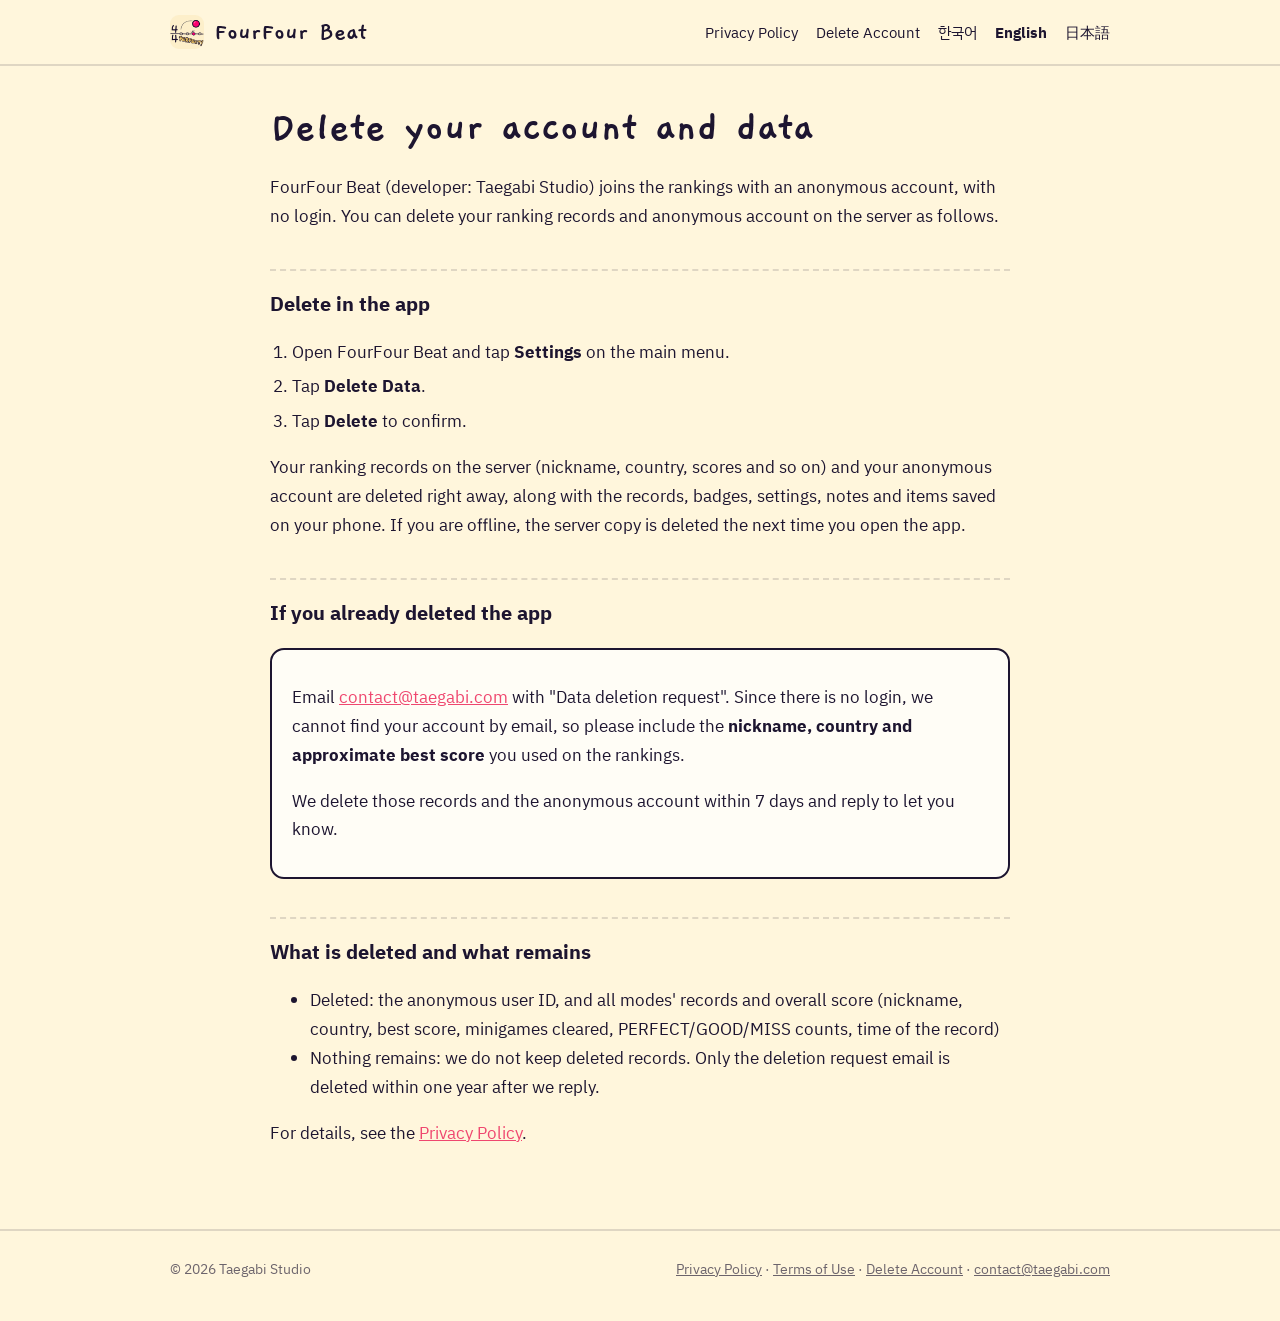
<file: en/delete.html>
<!doctype html>
<html lang="en">
<head>
  <meta charset="utf-8">
  <meta name="viewport" content="width=device-width, initial-scale=1">
  <title>Delete your account and data - FourFour Beat</title>
  <meta name="description" content="How to delete your FourFour Beat ranking records and anonymous account.">
  <link rel="canonical" href="https://fourfourbeat.taegabi.com/en/delete">
  <link rel="alternate" hreflang="ko" href="https://fourfourbeat.taegabi.com/delete">
  <link rel="alternate" hreflang="en" href="https://fourfourbeat.taegabi.com/en/delete">
  <link rel="alternate" hreflang="ja" href="https://fourfourbeat.taegabi.com/ja/delete">
  <link rel="alternate" hreflang="x-default" href="https://fourfourbeat.taegabi.com/en/delete">
  <link rel="icon" type="image/png" href="/assets/favicon.png">
  <link rel="apple-touch-icon" href="/assets/apple-touch-icon.png">
  <link href="https://fonts.googleapis.com/css2?family=Gaegu:wght@700&family=IBM+Plex+Sans+KR:wght@400;600;700&display=swap" rel="stylesheet">
  <link rel="stylesheet" href="/assets/site.css">
</head>
<body>
<header class="top"><div class="wrap">
  <a class="brand" href="/en/"><img src="/assets/logo.png" alt="" width="34" height="34">FourFour Beat</a>
  <nav><span class="doclinks"><a href="/en/privacy">Privacy Policy</a><a href="/en/delete">Delete Account</a></span><span class="lang"><a href="/delete" lang="ko">한국어</a><a href="/en/delete" lang="en" aria-current="page">English</a><a href="/ja/delete" lang="ja">日本語</a></span></nav>
</div></header>

<main class="doc">
  <h1>Delete your account and data</h1>
  <p>FourFour Beat (developer: Taegabi Studio) joins the rankings with an anonymous account, with no login. You can delete your ranking records and anonymous account on the server as follows.</p>

  <h2>Delete in the app</h2>
  <ol class="steps">
    <li>Open FourFour Beat and tap <strong>Settings</strong> on the main menu.</li>
    <li>Tap <strong>Delete Data</strong>.</li>
    <li>Tap <strong>Delete</strong> to confirm.</li>
  </ol>
  <p>Your ranking records on the server (nickname, country, scores and so on) and your anonymous account are deleted right away, along with the records, badges, settings, notes and items saved on your phone. If you are offline, the server copy is deleted the next time you open the app.</p>

  <h2>If you already deleted the app</h2>
  <div class="box">
    <p>Email <a href="mailto:contact@taegabi.com?subject=FourFour%20Beat%20data%20deletion%20request">contact@taegabi.com</a> with "Data deletion request". Since there is no login, we cannot find your account by email, so please include the <strong>nickname, country and approximate best score</strong> you used on the rankings.</p>
    <p>We delete those records and the anonymous account within 7 days and reply to let you know.</p>
  </div>

  <h2>What is deleted and what remains</h2>
  <ul>
    <li>Deleted: the anonymous user ID, and all modes' records and overall score (nickname, country, best score, minigames cleared, PERFECT/GOOD/MISS counts, time of the record)</li>
    <li>Nothing remains: we do not keep deleted records. Only the deletion request email is deleted within one year after we reply.</li>
  </ul>
  <p>For details, see the <a href="/en/privacy">Privacy Policy</a>.</p>
</main>

<footer><div class="wrap">
  <span>© 2026 Taegabi Studio</span>
  <span><a href="/en/privacy">Privacy Policy</a> · <a href="/en/terms">Terms of Use</a> · <a href="/en/delete">Delete Account</a> · <a href="mailto:contact@taegabi.com">contact@taegabi.com</a></span>
</div></footer>
</body>
</html>
</file>
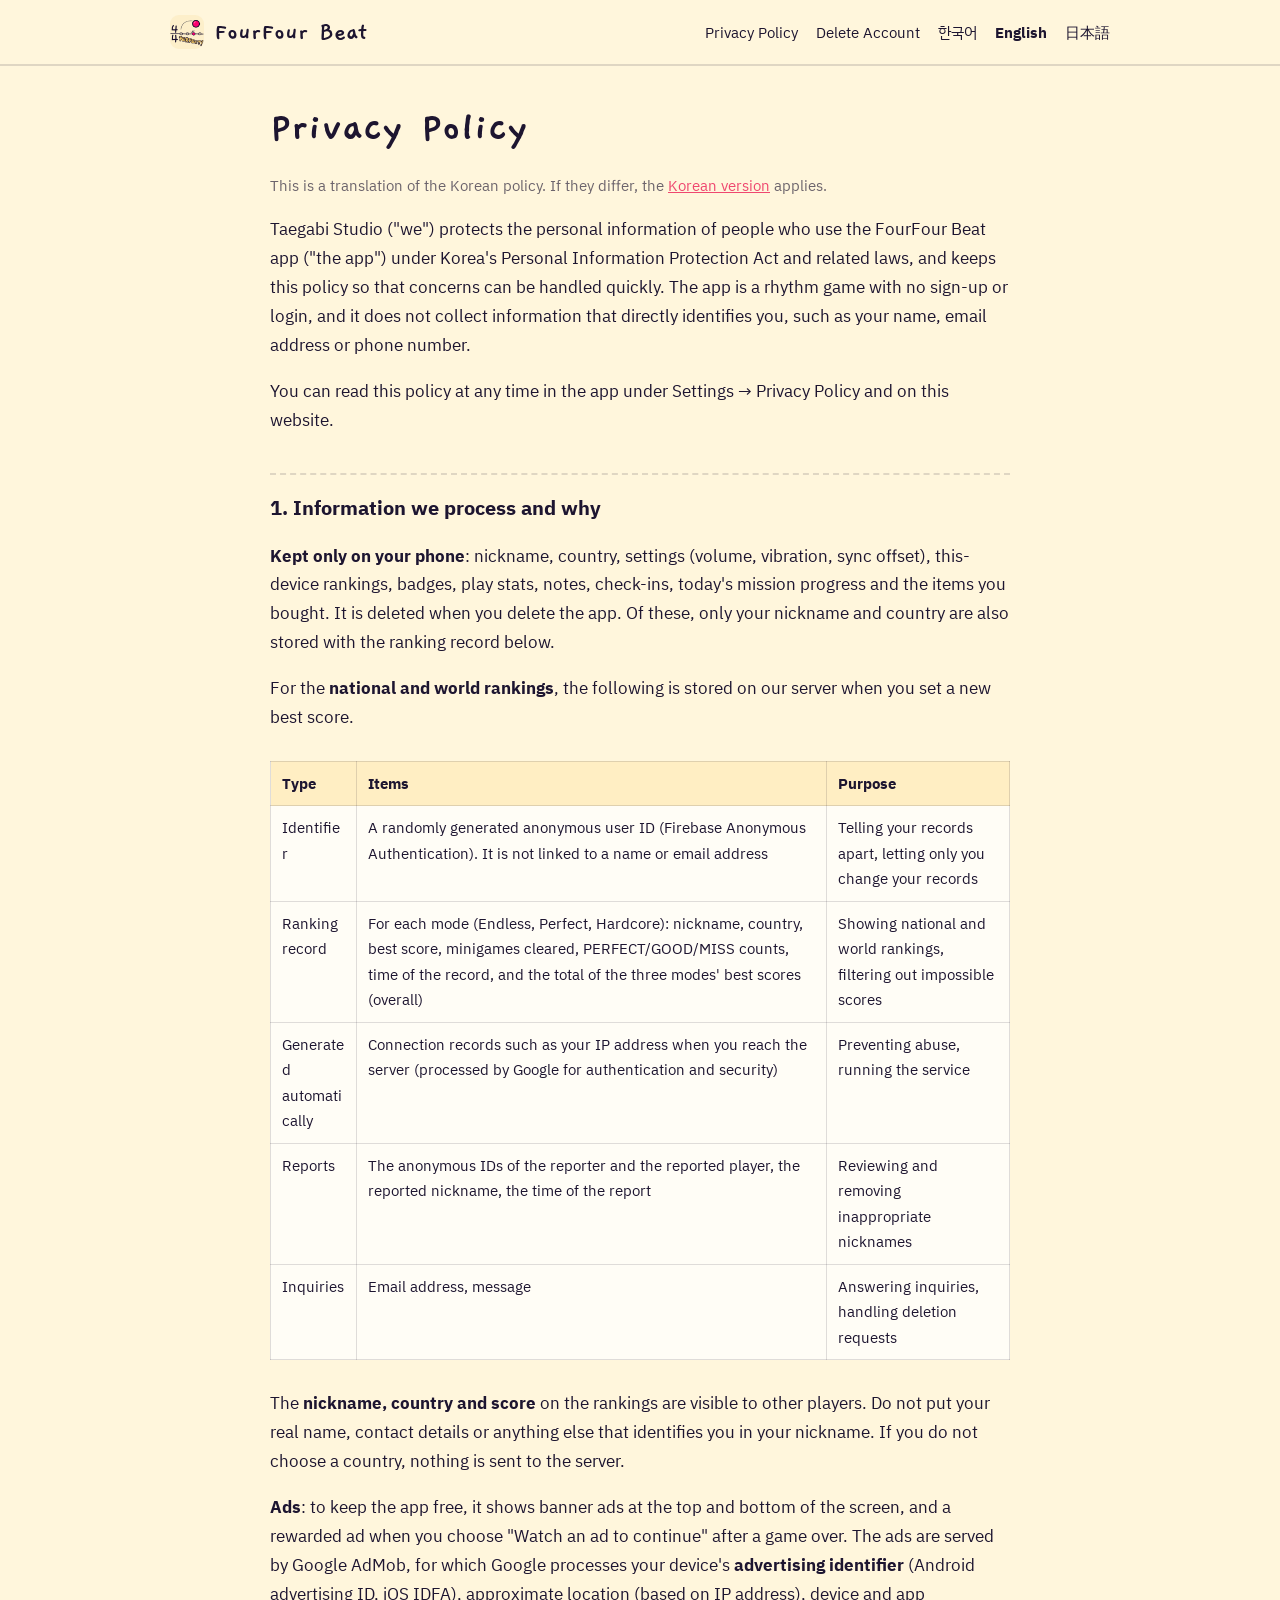
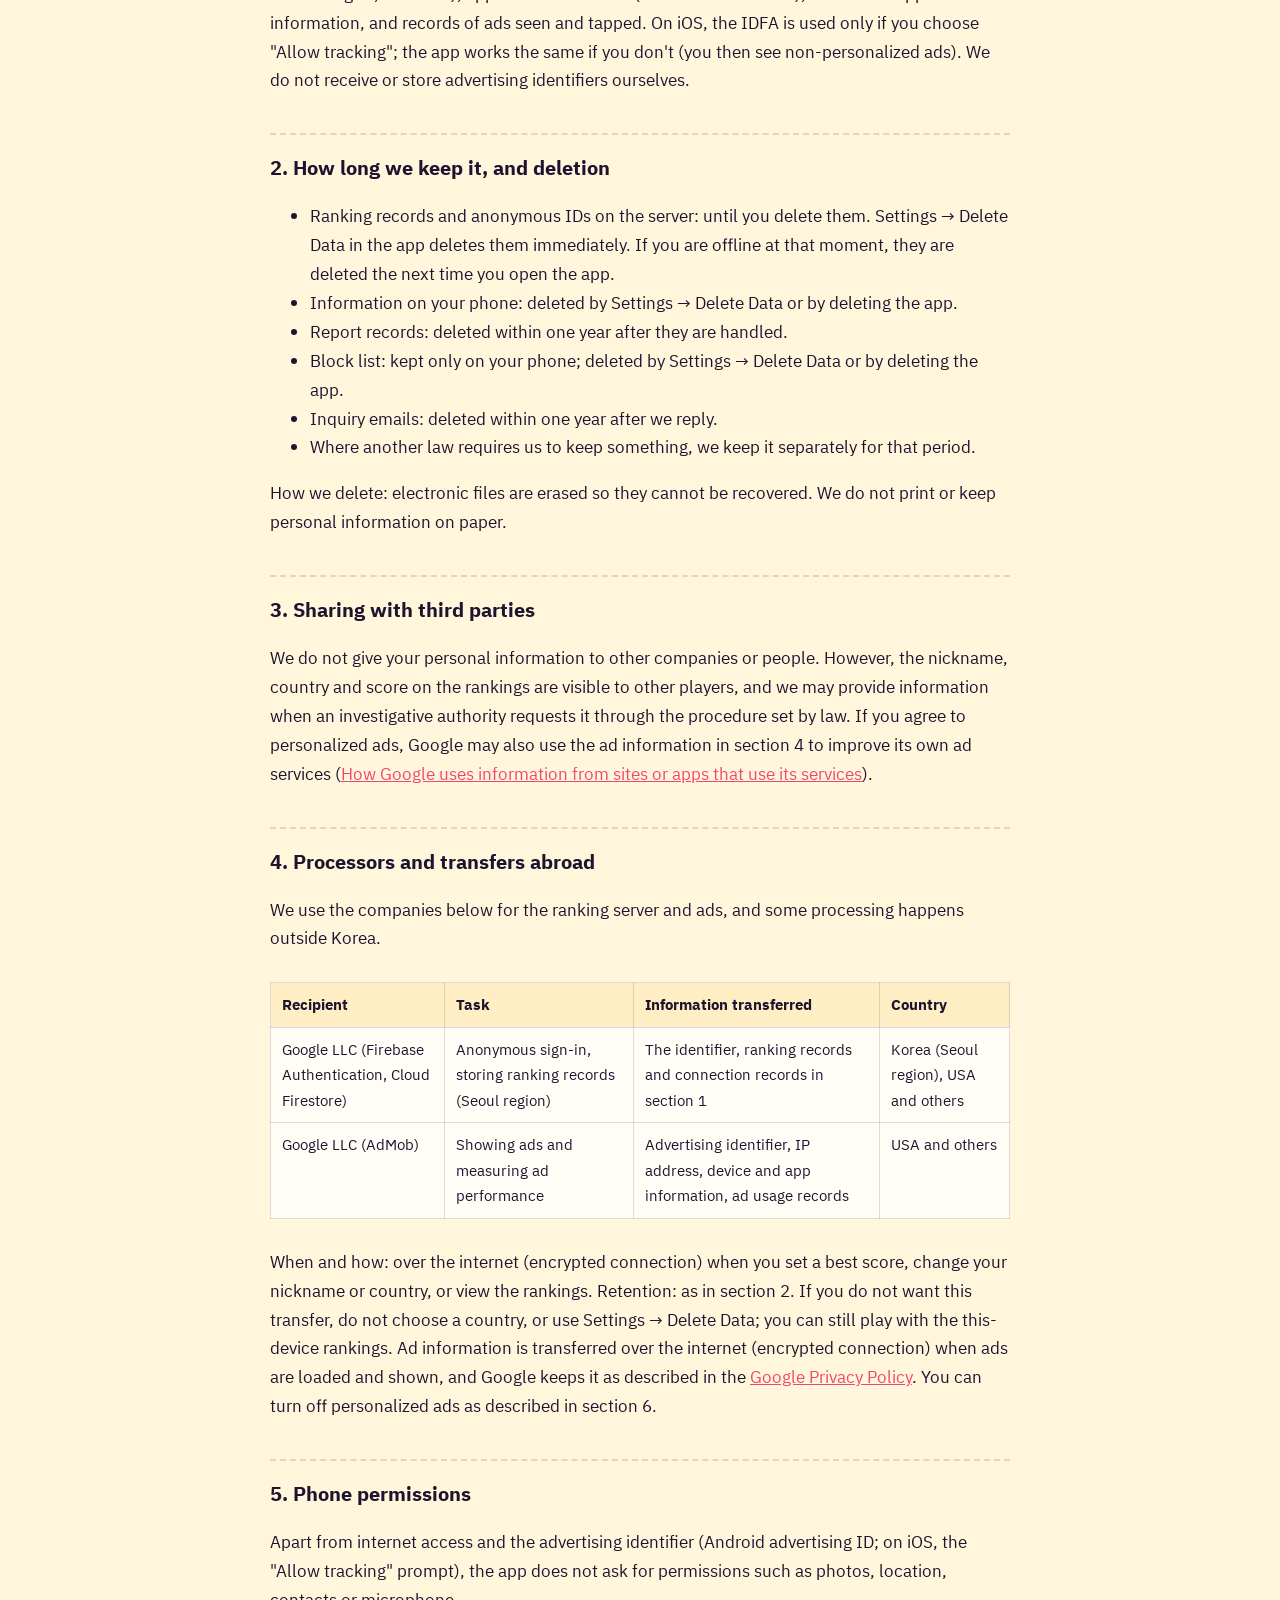
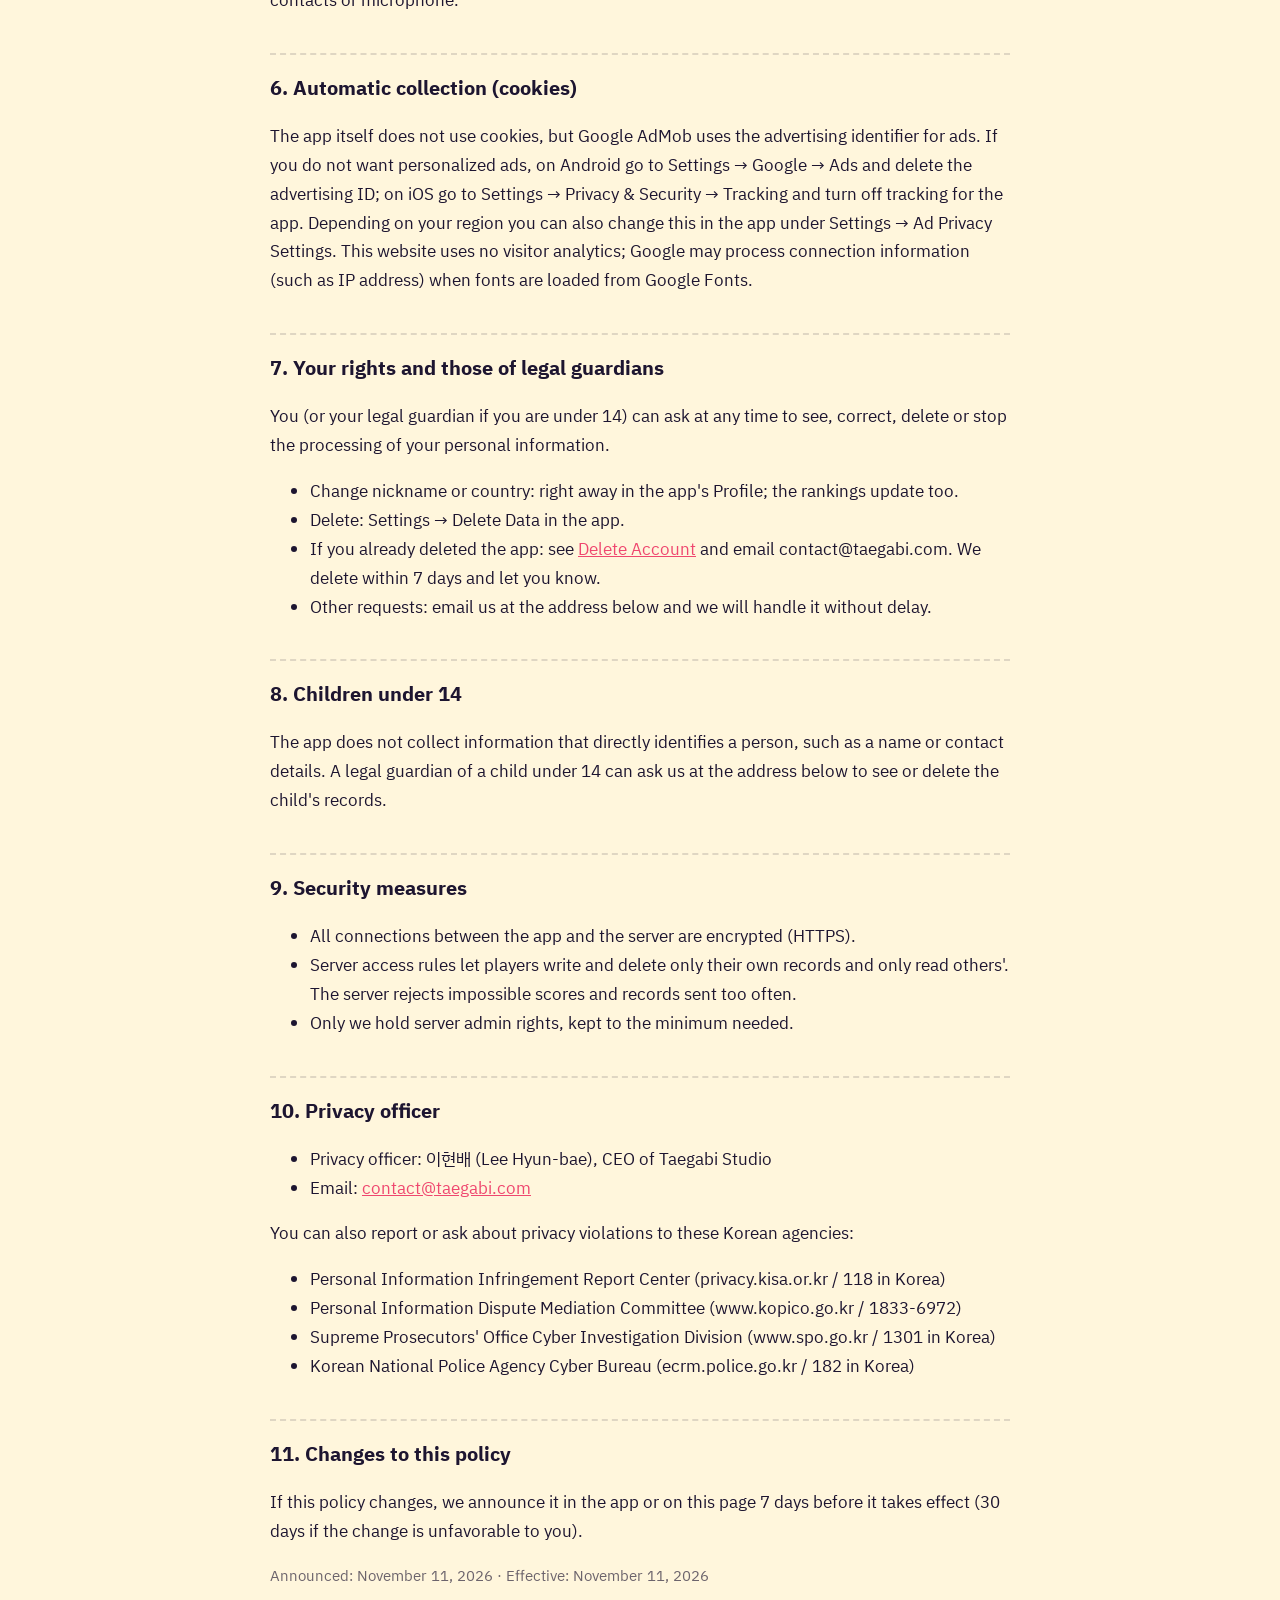
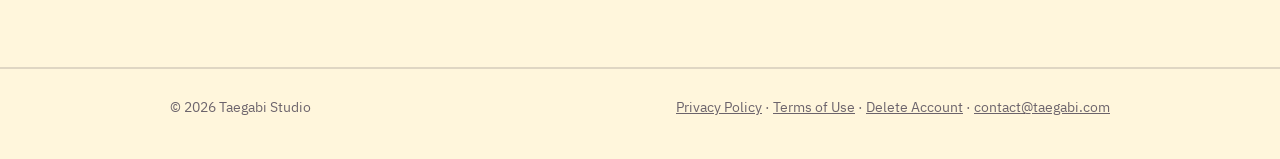
<file: en/privacy.html>
<!doctype html>
<html lang="en">
<head>
  <meta charset="utf-8">
  <meta name="viewport" content="width=device-width, initial-scale=1">
  <title>Privacy Policy - FourFour Beat</title>
  <meta name="description" content="What information the FourFour Beat app processes, why, where and for how long.">
  <link rel="canonical" href="https://fourfourbeat.taegabi.com/en/privacy">
  <link rel="alternate" hreflang="ko" href="https://fourfourbeat.taegabi.com/privacy">
  <link rel="alternate" hreflang="en" href="https://fourfourbeat.taegabi.com/en/privacy">
  <link rel="alternate" hreflang="ja" href="https://fourfourbeat.taegabi.com/ja/privacy">
  <link rel="alternate" hreflang="x-default" href="https://fourfourbeat.taegabi.com/en/privacy">
  <link rel="icon" type="image/png" href="/assets/favicon.png">
  <link rel="apple-touch-icon" href="/assets/apple-touch-icon.png">
  <link href="https://fonts.googleapis.com/css2?family=Gaegu:wght@700&family=IBM+Plex+Sans+KR:wght@400;600;700&display=swap" rel="stylesheet">
  <link rel="stylesheet" href="/assets/site.css">
</head>
<body>
<header class="top"><div class="wrap">
  <a class="brand" href="/en/"><img src="/assets/logo.png" alt="" width="34" height="34">FourFour Beat</a>
  <nav><span class="doclinks"><a href="/en/privacy">Privacy Policy</a><a href="/en/delete">Delete Account</a></span><span class="lang"><a href="/privacy" lang="ko">한국어</a><a href="/en/privacy" lang="en" aria-current="page">English</a><a href="/ja/privacy" lang="ja">日本語</a></span></nav>
</div></header>

<main class="doc">
  <h1>Privacy Policy</h1>
  <p class="meta">This is a translation of the Korean policy. If they differ, the <a href="/privacy">Korean version</a> applies.</p>
  <p>Taegabi Studio ("we") protects the personal information of people who use the FourFour Beat app ("the app") under Korea's Personal Information Protection Act and related laws, and keeps this policy so that concerns can be handled quickly. The app is a rhythm game with no sign-up or login, and it does not collect information that directly identifies you, such as your name, email address or phone number.</p>
  <p>You can read this policy at any time in the app under Settings → Privacy Policy and on this website.</p>

  <h2>1. Information we process and why</h2>
  <p><strong>Kept only on your phone</strong>: nickname, country, settings (volume, vibration, sync offset), this-device rankings, badges, play stats, notes, check-ins, today's mission progress and the items you bought. It is deleted when you delete the app. Of these, only your nickname and country are also stored with the ranking record below.</p>
  <p>For the <strong>national and world rankings</strong>, the following is stored on our server when you set a new best score.</p>
  <div class="table-scroll"><table>
    <tr><th>Type</th><th>Items</th><th>Purpose</th></tr>
    <tr><td>Identifier</td><td>A randomly generated anonymous user ID (Firebase Anonymous Authentication). It is not linked to a name or email address</td><td>Telling your records apart, letting only you change your records</td></tr>
    <tr><td>Ranking record</td><td>For each mode (Endless, Perfect, Hardcore): nickname, country, best score, minigames cleared, PERFECT/GOOD/MISS counts, time of the record, and the total of the three modes' best scores (overall)</td><td>Showing national and world rankings, filtering out impossible scores</td></tr>
    <tr><td>Generated automatically</td><td>Connection records such as your IP address when you reach the server (processed by Google for authentication and security)</td><td>Preventing abuse, running the service</td></tr>
    <tr><td>Reports</td><td>The anonymous IDs of the reporter and the reported player, the reported nickname, the time of the report</td><td>Reviewing and removing inappropriate nicknames</td></tr>
    <tr><td>Inquiries</td><td>Email address, message</td><td>Answering inquiries, handling deletion requests</td></tr>
  </table></div>
  <p>The <strong>nickname, country and score</strong> on the rankings are visible to other players. Do not put your real name, contact details or anything else that identifies you in your nickname. If you do not choose a country, nothing is sent to the server.</p>
  <p><strong>Ads</strong>: to keep the app free, it shows banner ads at the top and bottom of the screen, and a rewarded ad when you choose "Watch an ad to continue" after a game over. The ads are served by Google AdMob, for which Google processes your device's <strong>advertising identifier</strong> (Android advertising ID, iOS IDFA), approximate location (based on IP address), device and app information, and records of ads seen and tapped. On iOS, the IDFA is used only if you choose "Allow tracking"; the app works the same if you don't (you then see non-personalized ads). We do not receive or store advertising identifiers ourselves.</p>

  <h2>2. How long we keep it, and deletion</h2>
  <ul>
    <li>Ranking records and anonymous IDs on the server: until you delete them. Settings → Delete Data in the app deletes them immediately. If you are offline at that moment, they are deleted the next time you open the app.</li>
    <li>Information on your phone: deleted by Settings → Delete Data or by deleting the app.</li>
    <li>Report records: deleted within one year after they are handled.</li>
    <li>Block list: kept only on your phone; deleted by Settings → Delete Data or by deleting the app.</li>
    <li>Inquiry emails: deleted within one year after we reply.</li>
    <li>Where another law requires us to keep something, we keep it separately for that period.</li>
  </ul>
  <p>How we delete: electronic files are erased so they cannot be recovered. We do not print or keep personal information on paper.</p>

  <h2>3. Sharing with third parties</h2>
  <p>We do not give your personal information to other companies or people. However, the nickname, country and score on the rankings are visible to other players, and we may provide information when an investigative authority requests it through the procedure set by law. If you agree to personalized ads, Google may also use the ad information in section 4 to improve its own ad services (<a href="https://policies.google.com/technologies/partner-sites">How Google uses information from sites or apps that use its services</a>).</p>

  <h2>4. Processors and transfers abroad</h2>
  <p>We use the companies below for the ranking server and ads, and some processing happens outside Korea.</p>
  <div class="table-scroll"><table>
    <tr><th>Recipient</th><th>Task</th><th>Information transferred</th><th>Country</th></tr>
    <tr><td>Google LLC (Firebase Authentication, Cloud Firestore)</td><td>Anonymous sign-in, storing ranking records (Seoul region)</td><td>The identifier, ranking records and connection records in section 1</td><td>Korea (Seoul region), USA and others</td></tr>
    <tr><td>Google LLC (AdMob)</td><td>Showing ads and measuring ad performance</td><td>Advertising identifier, IP address, device and app information, ad usage records</td><td>USA and others</td></tr>
  </table></div>
  <p>When and how: over the internet (encrypted connection) when you set a best score, change your nickname or country, or view the rankings. Retention: as in section 2. If you do not want this transfer, do not choose a country, or use Settings → Delete Data; you can still play with the this-device rankings. Ad information is transferred over the internet (encrypted connection) when ads are loaded and shown, and Google keeps it as described in the <a href="https://policies.google.com/privacy">Google Privacy Policy</a>. You can turn off personalized ads as described in section 6.</p>

  <h2>5. Phone permissions</h2>
  <p>Apart from internet access and the advertising identifier (Android advertising ID; on iOS, the "Allow tracking" prompt), the app does not ask for permissions such as photos, location, contacts or microphone.</p>

  <h2>6. Automatic collection (cookies)</h2>
  <p>The app itself does not use cookies, but Google AdMob uses the advertising identifier for ads. If you do not want personalized ads, on Android go to Settings → Google → Ads and delete the advertising ID; on iOS go to Settings → Privacy &amp; Security → Tracking and turn off tracking for the app. Depending on your region you can also change this in the app under Settings → Ad Privacy Settings. This website uses no visitor analytics; Google may process connection information (such as IP address) when fonts are loaded from Google Fonts.</p>

  <h2>7. Your rights and those of legal guardians</h2>
  <p>You (or your legal guardian if you are under 14) can ask at any time to see, correct, delete or stop the processing of your personal information.</p>
  <ul>
    <li>Change nickname or country: right away in the app's Profile; the rankings update too.</li>
    <li>Delete: Settings → Delete Data in the app.</li>
    <li>If you already deleted the app: see <a href="/en/delete">Delete Account</a> and email contact@taegabi.com. We delete within 7 days and let you know.</li>
    <li>Other requests: email us at the address below and we will handle it without delay.</li>
  </ul>

  <h2>8. Children under 14</h2>
  <p>The app does not collect information that directly identifies a person, such as a name or contact details. A legal guardian of a child under 14 can ask us at the address below to see or delete the child's records.</p>

  <h2>9. Security measures</h2>
  <ul>
    <li>All connections between the app and the server are encrypted (HTTPS).</li>
    <li>Server access rules let players write and delete only their own records and only read others'. The server rejects impossible scores and records sent too often.</li>
    <li>Only we hold server admin rights, kept to the minimum needed.</li>
  </ul>

  <h2>10. Privacy officer</h2>
  <ul>
    <li>Privacy officer: 이현배 (Lee Hyun-bae), CEO of Taegabi Studio</li>
    <li>Email: <a href="mailto:contact@taegabi.com">contact@taegabi.com</a></li>
  </ul>
  <p>You can also report or ask about privacy violations to these Korean agencies:</p>
  <ul>
    <li>Personal Information Infringement Report Center (privacy.kisa.or.kr / 118 in Korea)</li>
    <li>Personal Information Dispute Mediation Committee (www.kopico.go.kr / 1833-6972)</li>
    <li>Supreme Prosecutors' Office Cyber Investigation Division (www.spo.go.kr / 1301 in Korea)</li>
    <li>Korean National Police Agency Cyber Bureau (ecrm.police.go.kr / 182 in Korea)</li>
  </ul>

  <h2>11. Changes to this policy</h2>
  <p>If this policy changes, we announce it in the app or on this page 7 days before it takes effect (30 days if the change is unfavorable to you).</p>
  <p class="meta">Announced: November 11, 2026 · Effective: November 11, 2026</p>
</main>

<footer><div class="wrap">
  <span>© 2026 Taegabi Studio</span>
  <span><a href="/en/privacy">Privacy Policy</a> · <a href="/en/terms">Terms of Use</a> · <a href="/en/delete">Delete Account</a> · <a href="mailto:contact@taegabi.com">contact@taegabi.com</a></span>
</div></footer>
</body>
</html>
</file>
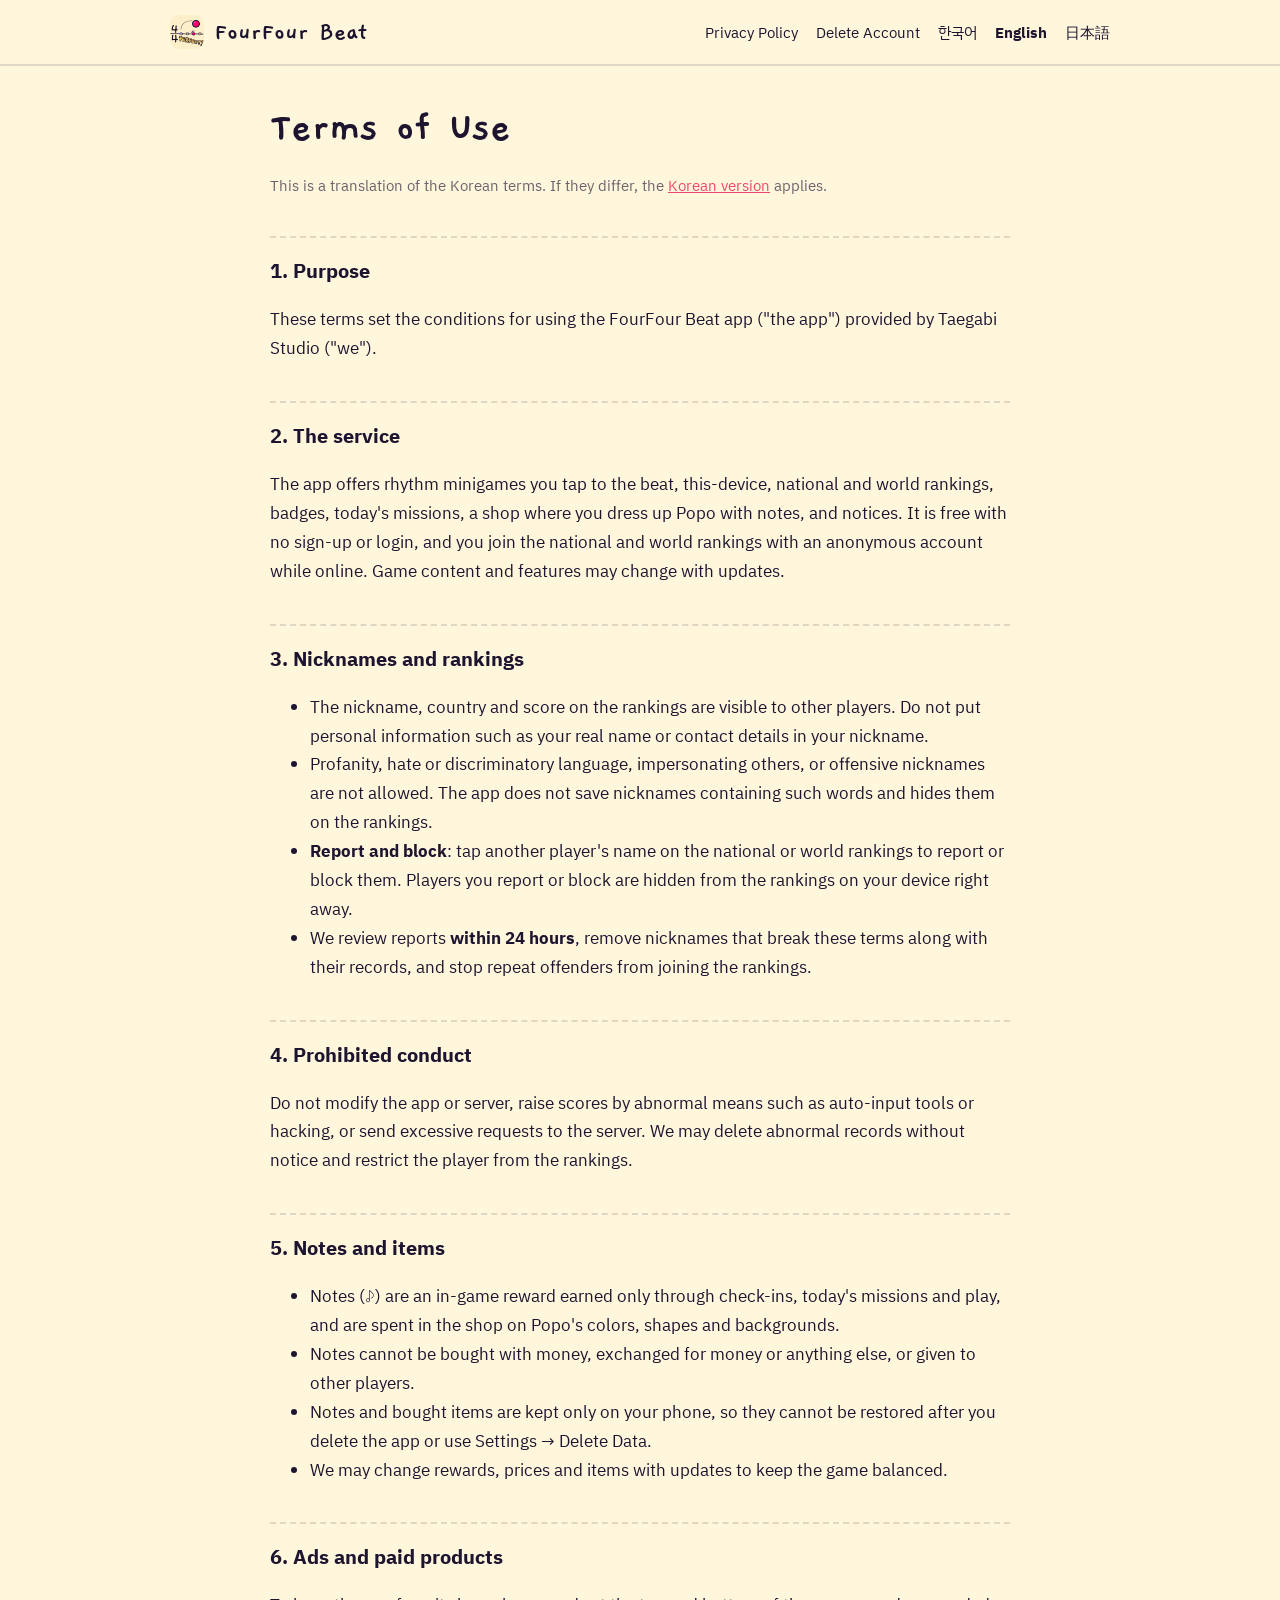
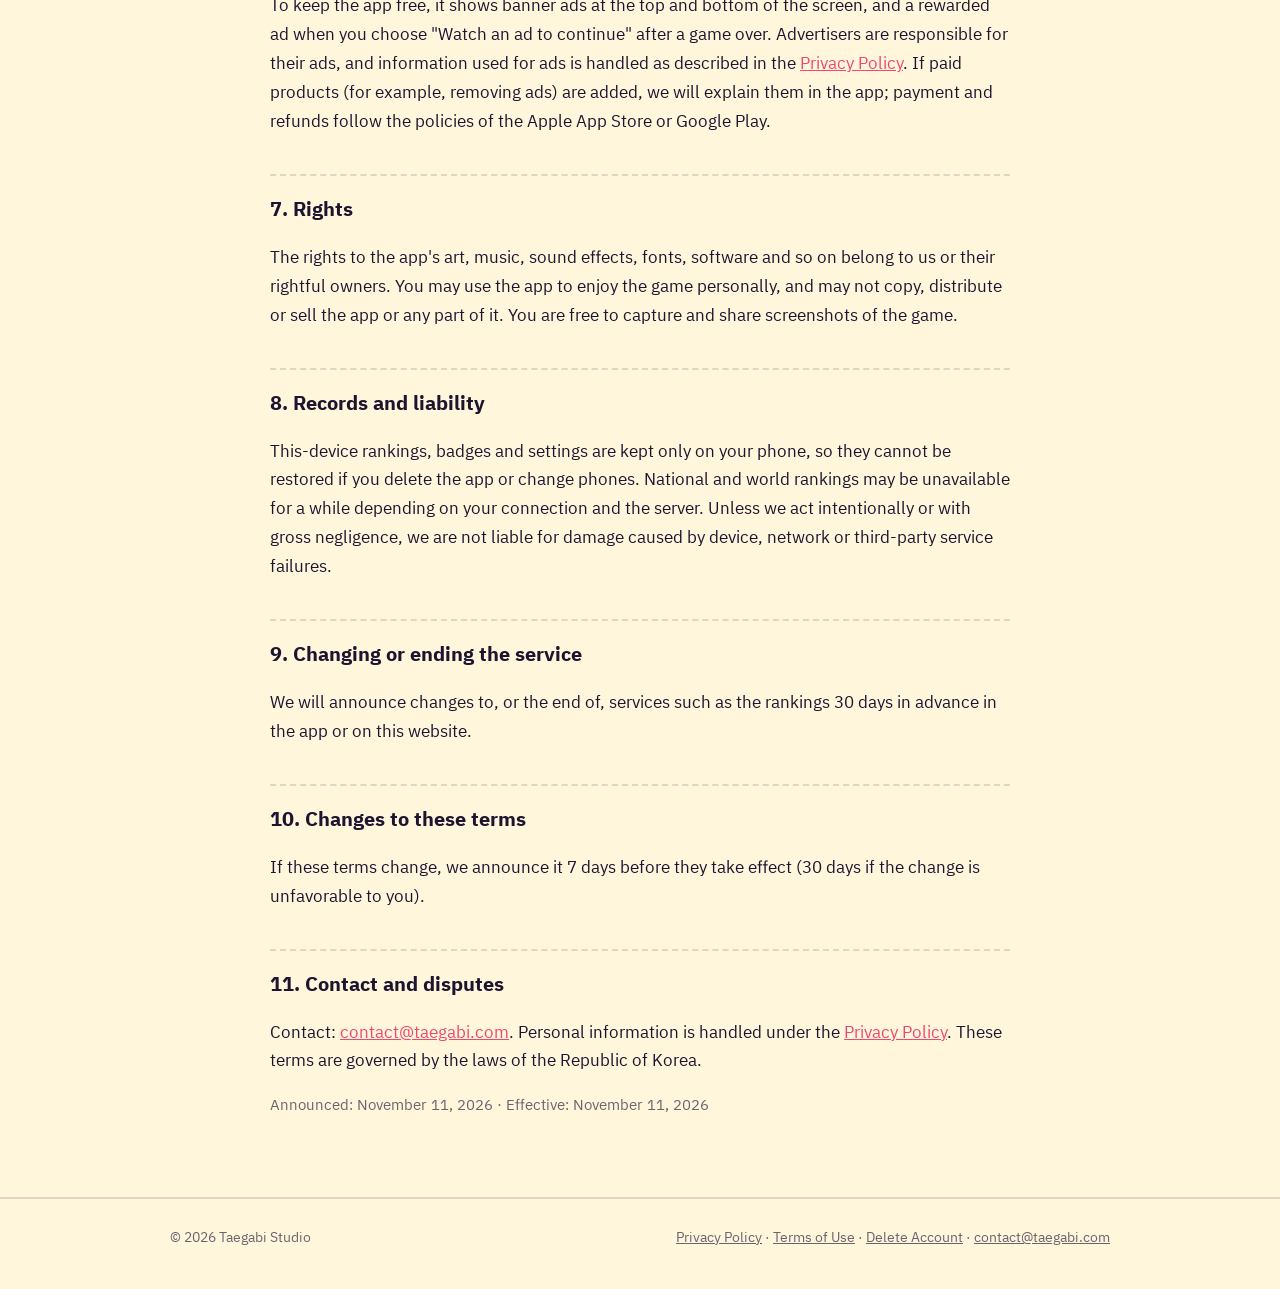
<file: en/terms.html>
<!doctype html>
<html lang="en">
<head>
  <meta charset="utf-8">
  <meta name="viewport" content="width=device-width, initial-scale=1">
  <title>Terms of Use - FourFour Beat</title>
  <meta name="description" content="The conditions for using the FourFour Beat app.">
  <link rel="canonical" href="https://fourfourbeat.taegabi.com/en/terms">
  <link rel="alternate" hreflang="ko" href="https://fourfourbeat.taegabi.com/terms">
  <link rel="alternate" hreflang="en" href="https://fourfourbeat.taegabi.com/en/terms">
  <link rel="alternate" hreflang="ja" href="https://fourfourbeat.taegabi.com/ja/terms">
  <link rel="alternate" hreflang="x-default" href="https://fourfourbeat.taegabi.com/en/terms">
  <link rel="icon" type="image/png" href="/assets/favicon.png">
  <link rel="apple-touch-icon" href="/assets/apple-touch-icon.png">
  <link href="https://fonts.googleapis.com/css2?family=Gaegu:wght@700&family=IBM+Plex+Sans+KR:wght@400;600;700&display=swap" rel="stylesheet">
  <link rel="stylesheet" href="/assets/site.css">
</head>
<body>
<header class="top"><div class="wrap">
  <a class="brand" href="/en/"><img src="/assets/logo.png" alt="" width="34" height="34">FourFour Beat</a>
  <nav><span class="doclinks"><a href="/en/privacy">Privacy Policy</a><a href="/en/delete">Delete Account</a></span><span class="lang"><a href="/terms" lang="ko">한국어</a><a href="/en/terms" lang="en" aria-current="page">English</a><a href="/ja/terms" lang="ja">日本語</a></span></nav>
</div></header>

<main class="doc">
  <h1>Terms of Use</h1>
  <p class="meta">This is a translation of the Korean terms. If they differ, the <a href="/terms">Korean version</a> applies.</p>

  <h2>1. Purpose</h2>
  <p>These terms set the conditions for using the FourFour Beat app ("the app") provided by Taegabi Studio ("we").</p>

  <h2>2. The service</h2>
  <p>The app offers rhythm minigames you tap to the beat, this-device, national and world rankings, badges, today's missions, a shop where you dress up Popo with notes, and notices. It is free with no sign-up or login, and you join the national and world rankings with an anonymous account while online. Game content and features may change with updates.</p>

  <h2>3. Nicknames and rankings</h2>
  <ul>
    <li>The nickname, country and score on the rankings are visible to other players. Do not put personal information such as your real name or contact details in your nickname.</li>
    <li>Profanity, hate or discriminatory language, impersonating others, or offensive nicknames are not allowed. The app does not save nicknames containing such words and hides them on the rankings.</li>
    <li><strong>Report and block</strong>: tap another player's name on the national or world rankings to report or block them. Players you report or block are hidden from the rankings on your device right away.</li>
    <li>We review reports <strong>within 24 hours</strong>, remove nicknames that break these terms along with their records, and stop repeat offenders from joining the rankings.</li>
  </ul>

  <h2>4. Prohibited conduct</h2>
  <p>Do not modify the app or server, raise scores by abnormal means such as auto-input tools or hacking, or send excessive requests to the server. We may delete abnormal records without notice and restrict the player from the rankings.</p>

  <h2>5. Notes and items</h2>
  <ul>
    <li>Notes (♪) are an in-game reward earned only through check-ins, today's missions and play, and are spent in the shop on Popo's colors, shapes and backgrounds.</li>
    <li>Notes cannot be bought with money, exchanged for money or anything else, or given to other players.</li>
    <li>Notes and bought items are kept only on your phone, so they cannot be restored after you delete the app or use Settings → Delete Data.</li>
    <li>We may change rewards, prices and items with updates to keep the game balanced.</li>
  </ul>

  <h2>6. Ads and paid products</h2>
  <p>To keep the app free, it shows banner ads at the top and bottom of the screen, and a rewarded ad when you choose "Watch an ad to continue" after a game over. Advertisers are responsible for their ads, and information used for ads is handled as described in the <a href="/en/privacy">Privacy Policy</a>. If paid products (for example, removing ads) are added, we will explain them in the app; payment and refunds follow the policies of the Apple App Store or Google Play.</p>

  <h2>7. Rights</h2>
  <p>The rights to the app's art, music, sound effects, fonts, software and so on belong to us or their rightful owners. You may use the app to enjoy the game personally, and may not copy, distribute or sell the app or any part of it. You are free to capture and share screenshots of the game.</p>

  <h2>8. Records and liability</h2>
  <p>This-device rankings, badges and settings are kept only on your phone, so they cannot be restored if you delete the app or change phones. National and world rankings may be unavailable for a while depending on your connection and the server. Unless we act intentionally or with gross negligence, we are not liable for damage caused by device, network or third-party service failures.</p>

  <h2>9. Changing or ending the service</h2>
  <p>We will announce changes to, or the end of, services such as the rankings 30 days in advance in the app or on this website.</p>

  <h2>10. Changes to these terms</h2>
  <p>If these terms change, we announce it 7 days before they take effect (30 days if the change is unfavorable to you).</p>

  <h2>11. Contact and disputes</h2>
  <p>Contact: <a href="mailto:contact@taegabi.com">contact@taegabi.com</a>. Personal information is handled under the <a href="/en/privacy">Privacy Policy</a>. These terms are governed by the laws of the Republic of Korea.</p>
  <p class="meta">Announced: November 11, 2026 · Effective: November 11, 2026</p>
</main>

<footer><div class="wrap">
  <span>© 2026 Taegabi Studio</span>
  <span><a href="/en/privacy">Privacy Policy</a> · <a href="/en/terms">Terms of Use</a> · <a href="/en/delete">Delete Account</a> · <a href="mailto:contact@taegabi.com">contact@taegabi.com</a></span>
</div></footer>
</body>
</html>
</file>
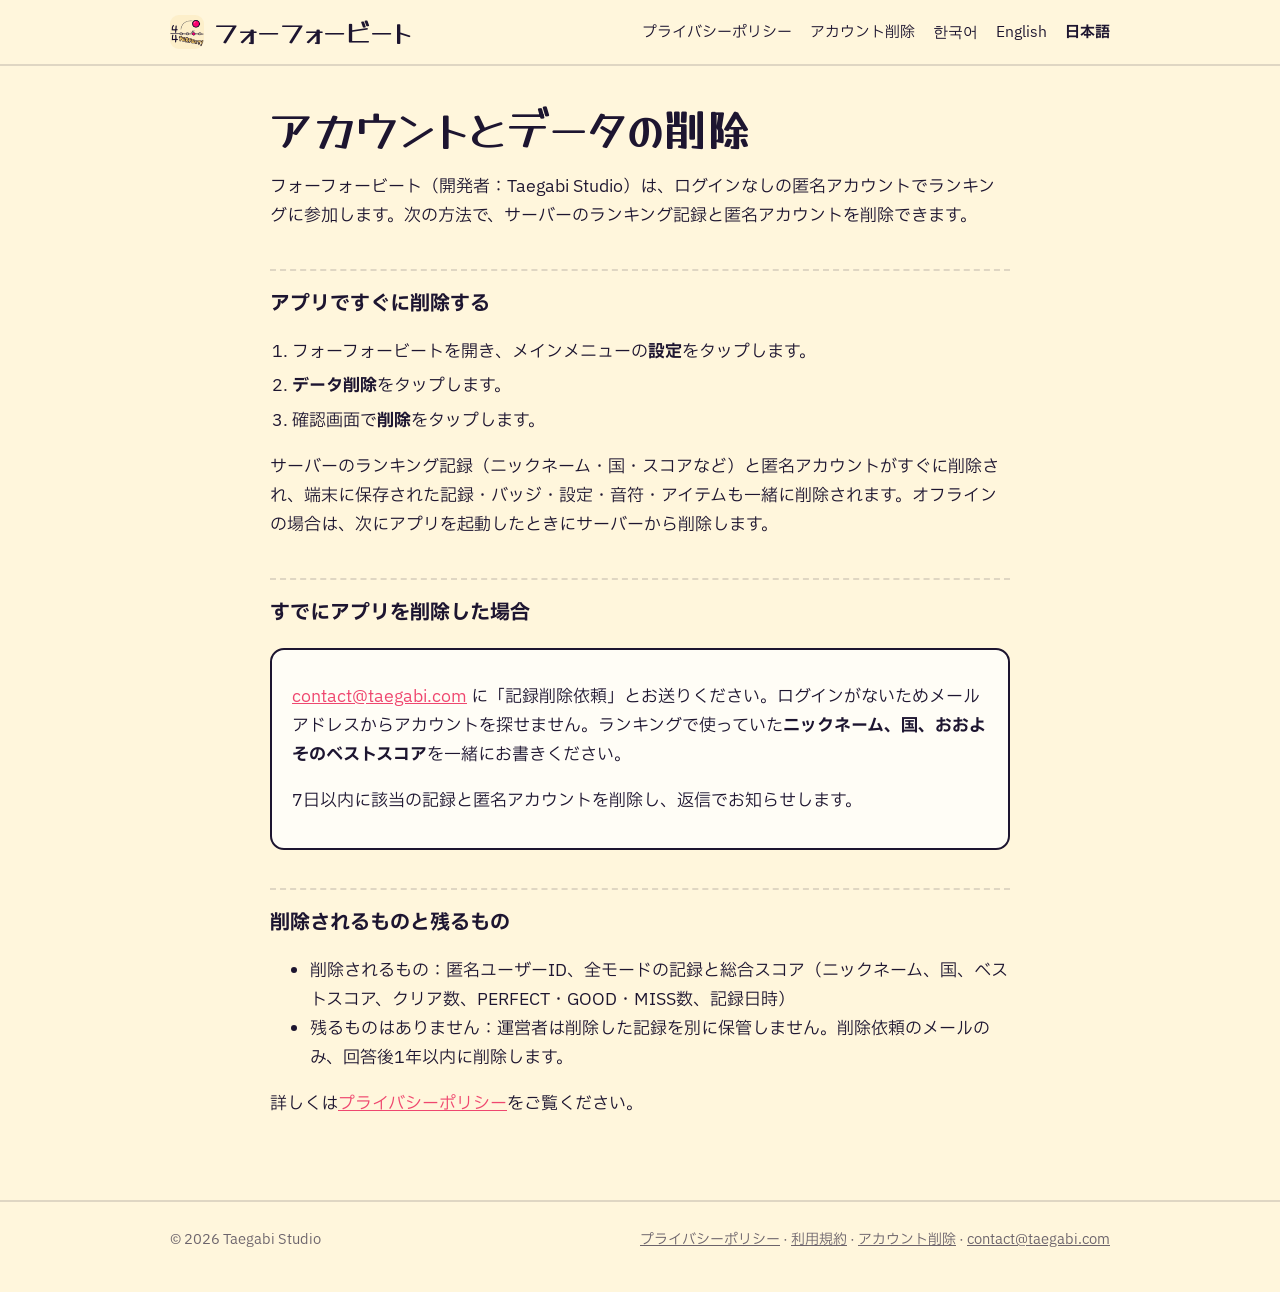
<file: ja/delete.html>
<!doctype html>
<html lang="ja">
<head>
  <meta charset="utf-8">
  <meta name="viewport" content="width=device-width, initial-scale=1">
  <title>アカウントとデータの削除 - フォーフォービート</title>
  <meta name="description" content="フォーフォービートのランキング記録と匿名アカウントを削除する方法をご案内します。">
  <link rel="canonical" href="https://fourfourbeat.taegabi.com/ja/delete">
  <link rel="alternate" hreflang="ko" href="https://fourfourbeat.taegabi.com/delete">
  <link rel="alternate" hreflang="en" href="https://fourfourbeat.taegabi.com/en/delete">
  <link rel="alternate" hreflang="ja" href="https://fourfourbeat.taegabi.com/ja/delete">
  <link rel="alternate" hreflang="x-default" href="https://fourfourbeat.taegabi.com/en/delete">
  <link rel="icon" type="image/png" href="/assets/favicon.png">
  <link rel="apple-touch-icon" href="/assets/apple-touch-icon.png">
  <link href="https://fonts.googleapis.com/css2?family=Gaegu:wght@700&family=Yusei+Magic&family=IBM+Plex+Sans+JP:wght@400;600;700&display=swap" rel="stylesheet">
  <link rel="stylesheet" href="/assets/site.css">
</head>
<body>
<header class="top"><div class="wrap">
  <a class="brand" href="/ja/"><img src="/assets/logo.png" alt="" width="34" height="34">フォーフォービート</a>
  <nav><span class="doclinks"><a href="/ja/privacy">プライバシーポリシー</a><a href="/ja/delete">アカウント削除</a></span><span class="lang"><a href="/delete" lang="ko">한국어</a><a href="/en/delete" lang="en">English</a><a href="/ja/delete" lang="ja" aria-current="page">日本語</a></span></nav>
</div></header>

<main class="doc">
  <h1>アカウントとデータの削除</h1>
  <p>フォーフォービート（開発者：Taegabi Studio）は、ログインなしの匿名アカウントでランキングに参加します。次の方法で、サーバーのランキング記録と匿名アカウントを削除できます。</p>

  <h2>アプリですぐに削除する</h2>
  <ol class="steps">
    <li>フォーフォービートを開き、メインメニューの<strong>設定</strong>をタップします。</li>
    <li><strong>データ削除</strong>をタップします。</li>
    <li>確認画面で<strong>削除</strong>をタップします。</li>
  </ol>
  <p>サーバーのランキング記録（ニックネーム・国・スコアなど）と匿名アカウントがすぐに削除され、端末に保存された記録・バッジ・設定・音符・アイテムも一緒に削除されます。オフラインの場合は、次にアプリを起動したときにサーバーから削除します。</p>

  <h2>すでにアプリを削除した場合</h2>
  <div class="box">
    <p><a href="mailto:contact@taegabi.com?subject=%E3%83%9D%E3%83%9D%E3%83%93%E3%83%BC%E3%83%88%20%E8%A8%98%E9%8C%B2%E5%89%8A%E9%99%A4%E4%BE%9D%E9%A0%BC">contact@taegabi.com</a> に「記録削除依頼」とお送りください。ログインがないためメールアドレスからアカウントを探せません。ランキングで使っていた<strong>ニックネーム、国、おおよそのベストスコア</strong>を一緒にお書きください。</p>
    <p>7日以内に該当の記録と匿名アカウントを削除し、返信でお知らせします。</p>
  </div>

  <h2>削除されるものと残るもの</h2>
  <ul>
    <li>削除されるもの：匿名ユーザーID、全モードの記録と総合スコア（ニックネーム、国、ベストスコア、クリア数、PERFECT・GOOD・MISS数、記録日時）</li>
    <li>残るものはありません：運営者は削除した記録を別に保管しません。削除依頼のメールのみ、回答後1年以内に削除します。</li>
  </ul>
  <p>詳しくは<a href="/ja/privacy">プライバシーポリシー</a>をご覧ください。</p>
</main>

<footer><div class="wrap">
  <span>© 2026 Taegabi Studio</span>
  <span><a href="/ja/privacy">プライバシーポリシー</a> · <a href="/ja/terms">利用規約</a> · <a href="/ja/delete">アカウント削除</a> · <a href="mailto:contact@taegabi.com">contact@taegabi.com</a></span>
</div></footer>
</body>
</html>
</file>
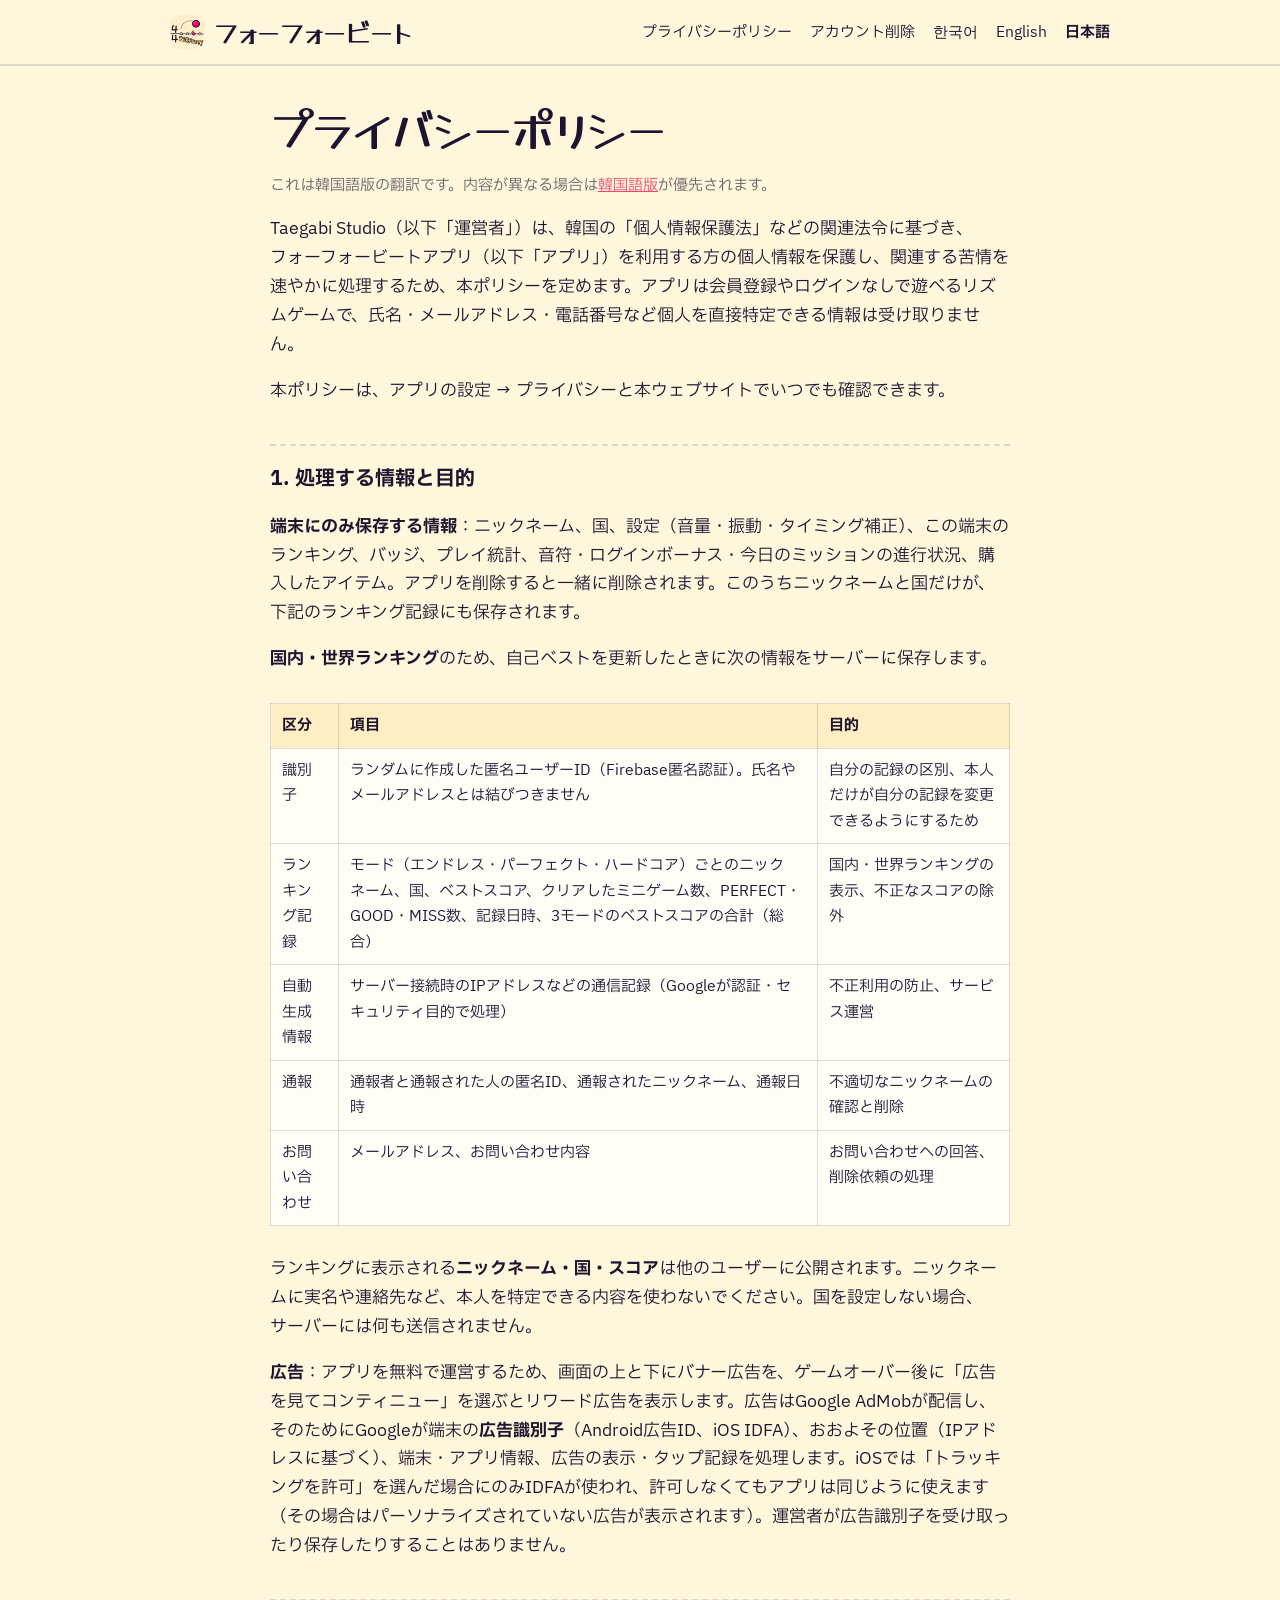
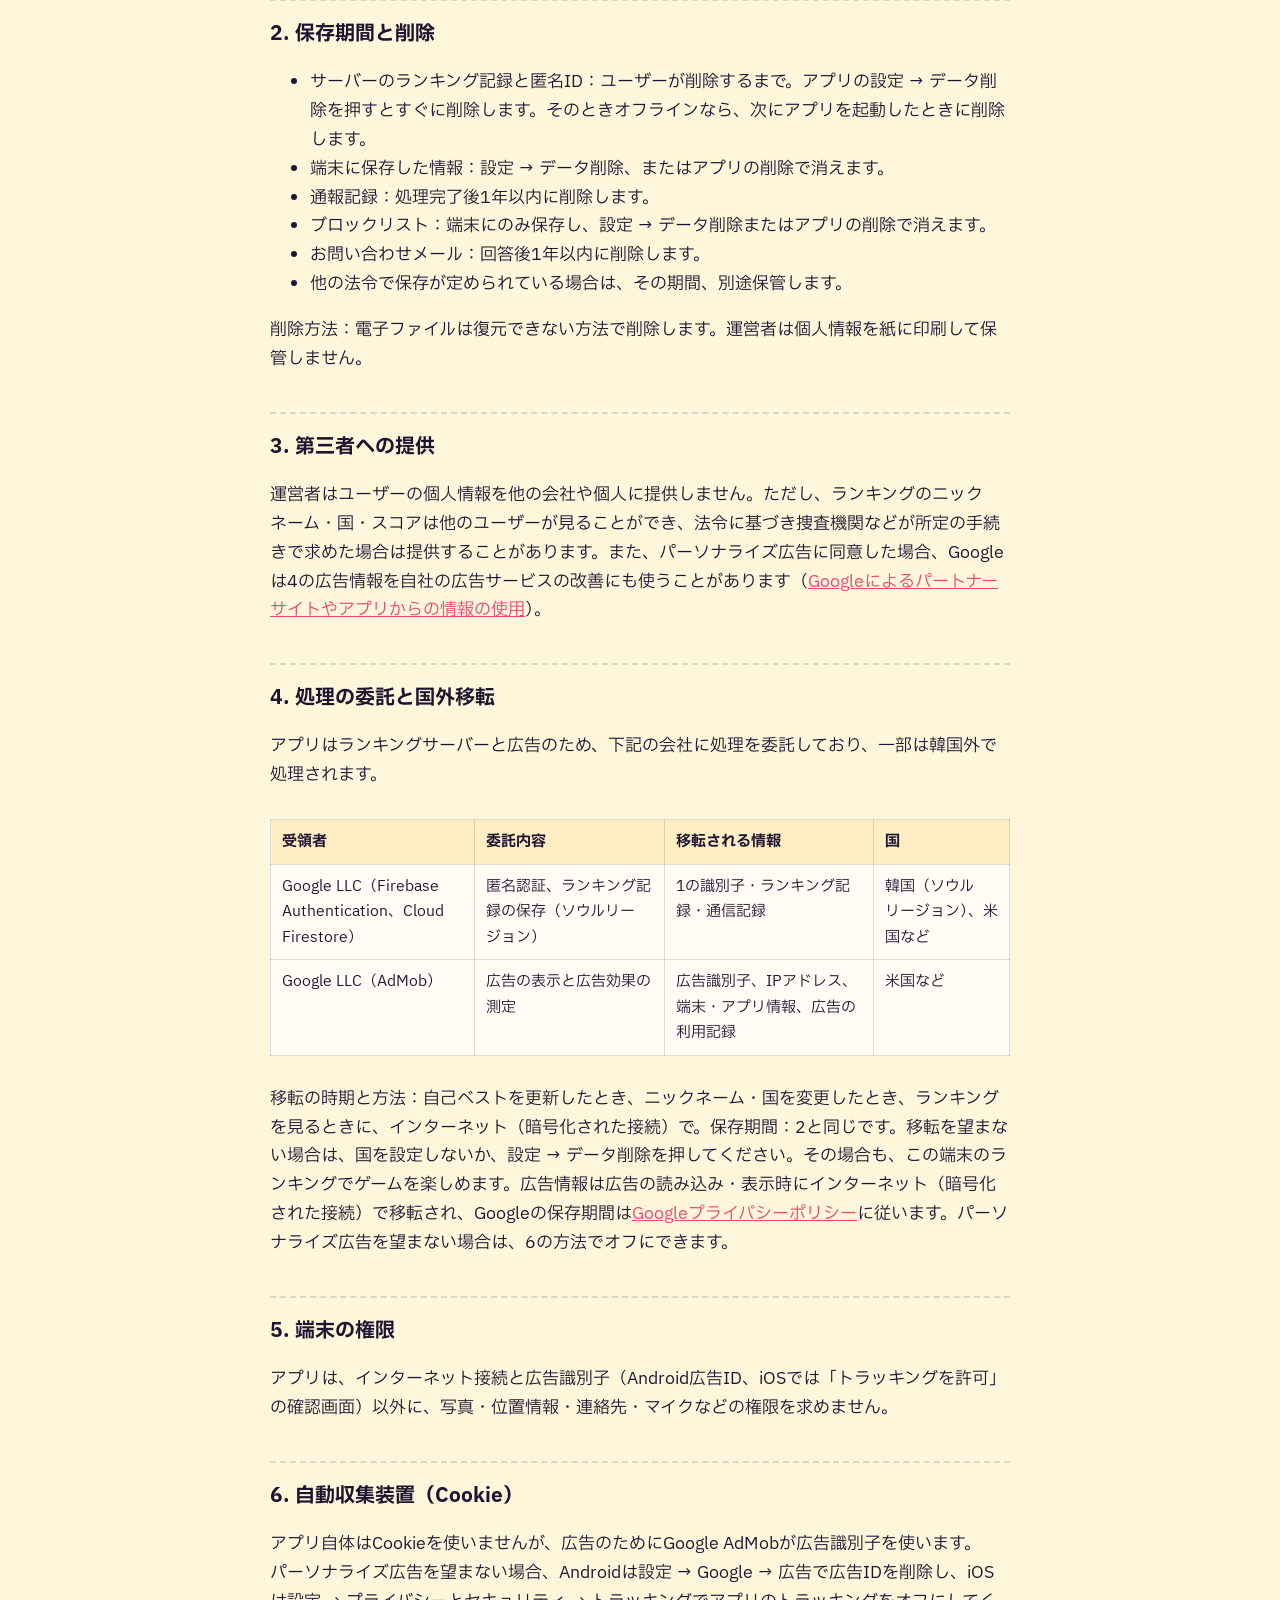
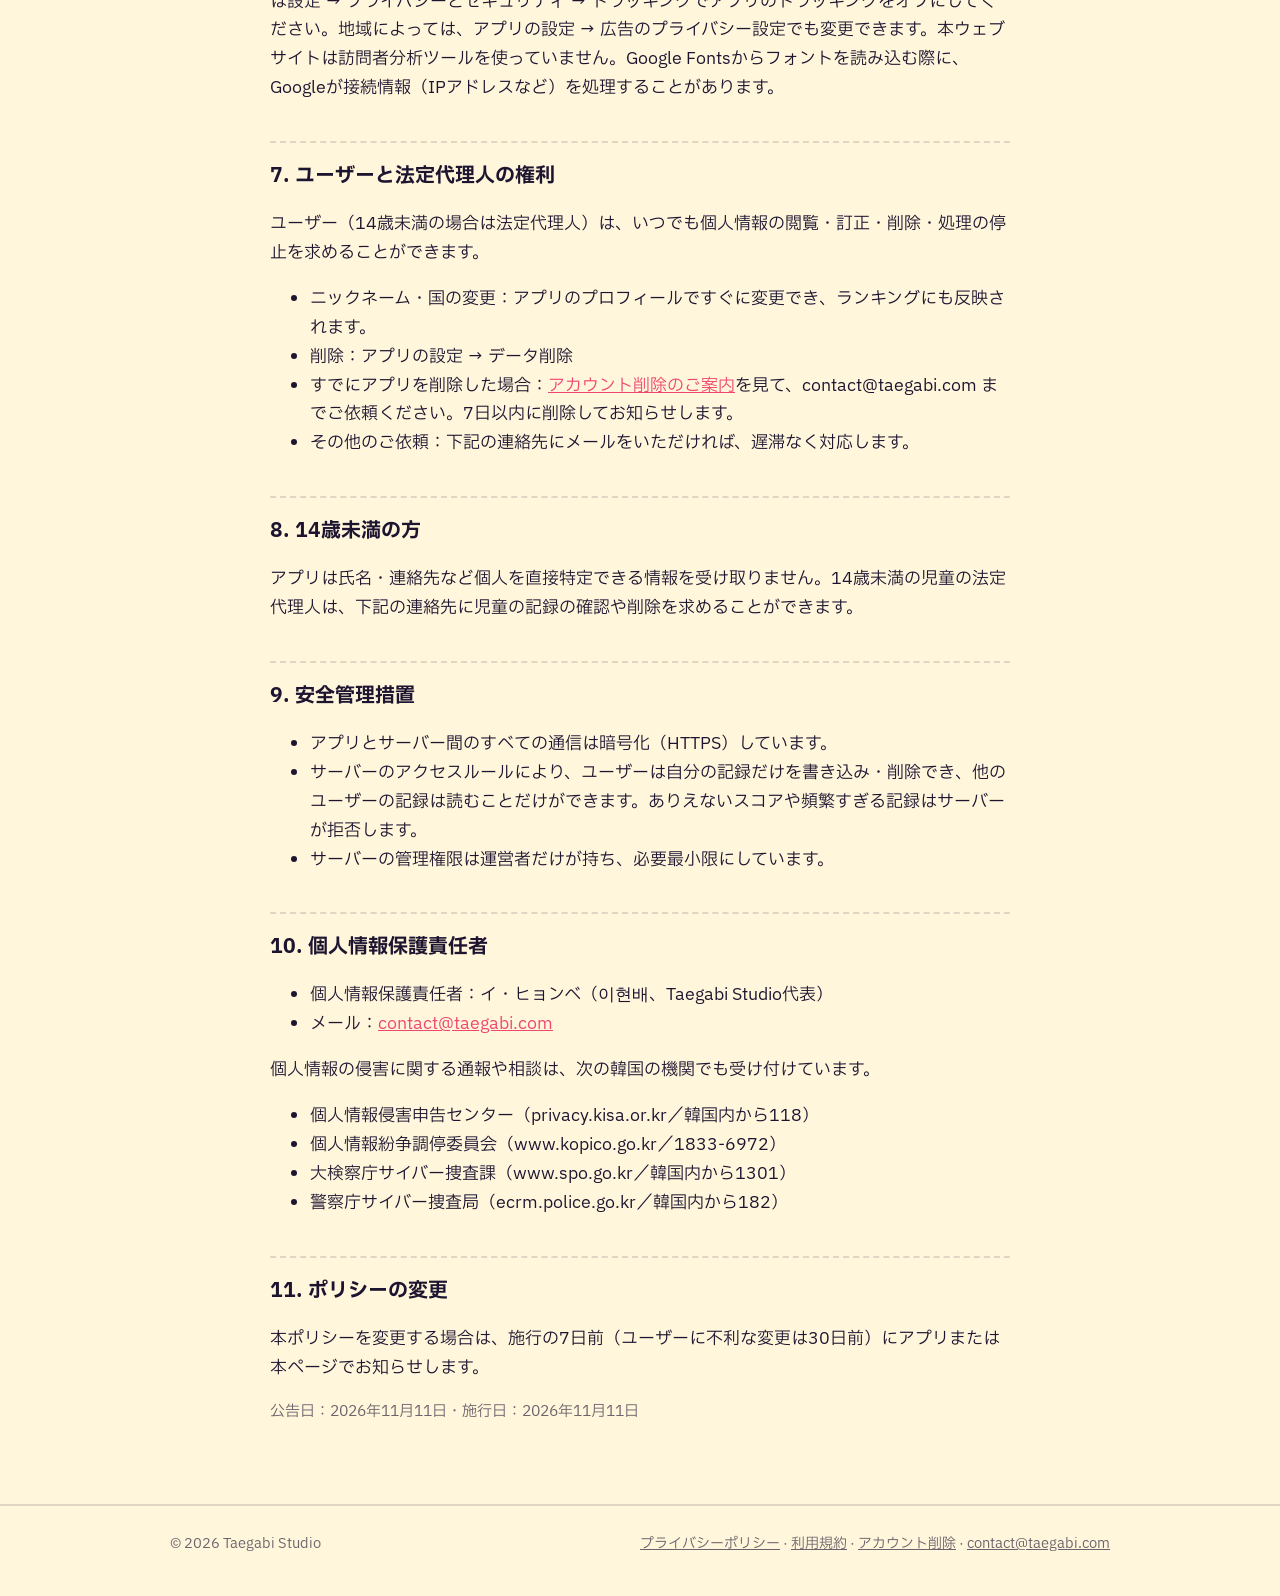
<file: ja/privacy.html>
<!doctype html>
<html lang="ja">
<head>
  <meta charset="utf-8">
  <meta name="viewport" content="width=device-width, initial-scale=1">
  <title>プライバシーポリシー - フォーフォービート</title>
  <meta name="description" content="フォーフォービートアプリが、どの情報をなぜ処理し、どこにどれだけ保存するかをご案内します。">
  <link rel="canonical" href="https://fourfourbeat.taegabi.com/ja/privacy">
  <link rel="alternate" hreflang="ko" href="https://fourfourbeat.taegabi.com/privacy">
  <link rel="alternate" hreflang="en" href="https://fourfourbeat.taegabi.com/en/privacy">
  <link rel="alternate" hreflang="ja" href="https://fourfourbeat.taegabi.com/ja/privacy">
  <link rel="alternate" hreflang="x-default" href="https://fourfourbeat.taegabi.com/en/privacy">
  <link rel="icon" type="image/png" href="/assets/favicon.png">
  <link rel="apple-touch-icon" href="/assets/apple-touch-icon.png">
  <link href="https://fonts.googleapis.com/css2?family=Gaegu:wght@700&family=Yusei+Magic&family=IBM+Plex+Sans+JP:wght@400;600;700&display=swap" rel="stylesheet">
  <link rel="stylesheet" href="/assets/site.css">
</head>
<body>
<header class="top"><div class="wrap">
  <a class="brand" href="/ja/"><img src="/assets/logo.png" alt="" width="34" height="34">フォーフォービート</a>
  <nav><span class="doclinks"><a href="/ja/privacy">プライバシーポリシー</a><a href="/ja/delete">アカウント削除</a></span><span class="lang"><a href="/privacy" lang="ko">한국어</a><a href="/en/privacy" lang="en">English</a><a href="/ja/privacy" lang="ja" aria-current="page">日本語</a></span></nav>
</div></header>

<main class="doc">
  <h1>プライバシーポリシー</h1>
  <p class="meta">これは韓国語版の翻訳です。内容が異なる場合は<a href="/privacy">韓国語版</a>が優先されます。</p>
  <p>Taegabi Studio（以下「運営者」）は、韓国の「個人情報保護法」などの関連法令に基づき、フォーフォービートアプリ（以下「アプリ」）を利用する方の個人情報を保護し、関連する苦情を速やかに処理するため、本ポリシーを定めます。アプリは会員登録やログインなしで遊べるリズムゲームで、氏名・メールアドレス・電話番号など個人を直接特定できる情報は受け取りません。</p>
  <p>本ポリシーは、アプリの設定 → プライバシーと本ウェブサイトでいつでも確認できます。</p>

  <h2>1. 処理する情報と目的</h2>
  <p><strong>端末にのみ保存する情報</strong>：ニックネーム、国、設定（音量・振動・タイミング補正）、この端末のランキング、バッジ、プレイ統計、音符・ログインボーナス・今日のミッションの進行状況、購入したアイテム。アプリを削除すると一緒に削除されます。このうちニックネームと国だけが、下記のランキング記録にも保存されます。</p>
  <p><strong>国内・世界ランキング</strong>のため、自己ベストを更新したときに次の情報をサーバーに保存します。</p>
  <div class="table-scroll"><table>
    <tr><th>区分</th><th>項目</th><th>目的</th></tr>
    <tr><td>識別子</td><td>ランダムに作成した匿名ユーザーID（Firebase匿名認証）。氏名やメールアドレスとは結びつきません</td><td>自分の記録の区別、本人だけが自分の記録を変更できるようにするため</td></tr>
    <tr><td>ランキング記録</td><td>モード（エンドレス・パーフェクト・ハードコア）ごとのニックネーム、国、ベストスコア、クリアしたミニゲーム数、PERFECT・GOOD・MISS数、記録日時、3モードのベストスコアの合計（総合）</td><td>国内・世界ランキングの表示、不正なスコアの除外</td></tr>
    <tr><td>自動生成情報</td><td>サーバー接続時のIPアドレスなどの通信記録（Googleが認証・セキュリティ目的で処理）</td><td>不正利用の防止、サービス運営</td></tr>
    <tr><td>通報</td><td>通報者と通報された人の匿名ID、通報されたニックネーム、通報日時</td><td>不適切なニックネームの確認と削除</td></tr>
    <tr><td>お問い合わせ</td><td>メールアドレス、お問い合わせ内容</td><td>お問い合わせへの回答、削除依頼の処理</td></tr>
  </table></div>
  <p>ランキングに表示される<strong>ニックネーム・国・スコア</strong>は他のユーザーに公開されます。ニックネームに実名や連絡先など、本人を特定できる内容を使わないでください。国を設定しない場合、サーバーには何も送信されません。</p>
  <p><strong>広告</strong>：アプリを無料で運営するため、画面の上と下にバナー広告を、ゲームオーバー後に「広告を見てコンティニュー」を選ぶとリワード広告を表示します。広告はGoogle AdMobが配信し、そのためにGoogleが端末の<strong>広告識別子</strong>（Android広告ID、iOS IDFA）、おおよその位置（IPアドレスに基づく）、端末・アプリ情報、広告の表示・タップ記録を処理します。iOSでは「トラッキングを許可」を選んだ場合にのみIDFAが使われ、許可しなくてもアプリは同じように使えます（その場合はパーソナライズされていない広告が表示されます）。運営者が広告識別子を受け取ったり保存したりすることはありません。</p>

  <h2>2. 保存期間と削除</h2>
  <ul>
    <li>サーバーのランキング記録と匿名ID：ユーザーが削除するまで。アプリの設定 → データ削除を押すとすぐに削除します。そのときオフラインなら、次にアプリを起動したときに削除します。</li>
    <li>端末に保存した情報：設定 → データ削除、またはアプリの削除で消えます。</li>
    <li>通報記録：処理完了後1年以内に削除します。</li>
    <li>ブロックリスト：端末にのみ保存し、設定 → データ削除またはアプリの削除で消えます。</li>
    <li>お問い合わせメール：回答後1年以内に削除します。</li>
    <li>他の法令で保存が定められている場合は、その期間、別途保管します。</li>
  </ul>
  <p>削除方法：電子ファイルは復元できない方法で削除します。運営者は個人情報を紙に印刷して保管しません。</p>

  <h2>3. 第三者への提供</h2>
  <p>運営者はユーザーの個人情報を他の会社や個人に提供しません。ただし、ランキングのニックネーム・国・スコアは他のユーザーが見ることができ、法令に基づき捜査機関などが所定の手続きで求めた場合は提供することがあります。また、パーソナライズ広告に同意した場合、Googleは4の広告情報を自社の広告サービスの改善にも使うことがあります（<a href="https://policies.google.com/technologies/partner-sites">Googleによるパートナーサイトやアプリからの情報の使用</a>）。</p>

  <h2>4. 処理の委託と国外移転</h2>
  <p>アプリはランキングサーバーと広告のため、下記の会社に処理を委託しており、一部は韓国外で処理されます。</p>
  <div class="table-scroll"><table>
    <tr><th>受領者</th><th>委託内容</th><th>移転される情報</th><th>国</th></tr>
    <tr><td>Google LLC（Firebase Authentication、Cloud Firestore）</td><td>匿名認証、ランキング記録の保存（ソウルリージョン）</td><td>1の識別子・ランキング記録・通信記録</td><td>韓国（ソウルリージョン）、米国など</td></tr>
    <tr><td>Google LLC（AdMob）</td><td>広告の表示と広告効果の測定</td><td>広告識別子、IPアドレス、端末・アプリ情報、広告の利用記録</td><td>米国など</td></tr>
  </table></div>
  <p>移転の時期と方法：自己ベストを更新したとき、ニックネーム・国を変更したとき、ランキングを見るときに、インターネット（暗号化された接続）で。保存期間：2と同じです。移転を望まない場合は、国を設定しないか、設定 → データ削除を押してください。その場合も、この端末のランキングでゲームを楽しめます。広告情報は広告の読み込み・表示時にインターネット（暗号化された接続）で移転され、Googleの保存期間は<a href="https://policies.google.com/privacy">Googleプライバシーポリシー</a>に従います。パーソナライズ広告を望まない場合は、6の方法でオフにできます。</p>

  <h2>5. 端末の権限</h2>
  <p>アプリは、インターネット接続と広告識別子（Android広告ID、iOSでは「トラッキングを許可」の確認画面）以外に、写真・位置情報・連絡先・マイクなどの権限を求めません。</p>

  <h2>6. 自動収集装置（Cookie）</h2>
  <p>アプリ自体はCookieを使いませんが、広告のためにGoogle AdMobが広告識別子を使います。パーソナライズ広告を望まない場合、Androidは設定 → Google → 広告で広告IDを削除し、iOSは設定 → プライバシーとセキュリティ → トラッキングでアプリのトラッキングをオフにしてください。地域によっては、アプリの設定 → 広告のプライバシー設定でも変更できます。本ウェブサイトは訪問者分析ツールを使っていません。Google Fontsからフォントを読み込む際に、Googleが接続情報（IPアドレスなど）を処理することがあります。</p>

  <h2>7. ユーザーと法定代理人の権利</h2>
  <p>ユーザー（14歳未満の場合は法定代理人）は、いつでも個人情報の閲覧・訂正・削除・処理の停止を求めることができます。</p>
  <ul>
    <li>ニックネーム・国の変更：アプリのプロフィールですぐに変更でき、ランキングにも反映されます。</li>
    <li>削除：アプリの設定 → データ削除</li>
    <li>すでにアプリを削除した場合：<a href="/ja/delete">アカウント削除のご案内</a>を見て、contact@taegabi.com までご依頼ください。7日以内に削除してお知らせします。</li>
    <li>その他のご依頼：下記の連絡先にメールをいただければ、遅滞なく対応します。</li>
  </ul>

  <h2>8. 14歳未満の方</h2>
  <p>アプリは氏名・連絡先など個人を直接特定できる情報を受け取りません。14歳未満の児童の法定代理人は、下記の連絡先に児童の記録の確認や削除を求めることができます。</p>

  <h2>9. 安全管理措置</h2>
  <ul>
    <li>アプリとサーバー間のすべての通信は暗号化（HTTPS）しています。</li>
    <li>サーバーのアクセスルールにより、ユーザーは自分の記録だけを書き込み・削除でき、他のユーザーの記録は読むことだけができます。ありえないスコアや頻繁すぎる記録はサーバーが拒否します。</li>
    <li>サーバーの管理権限は運営者だけが持ち、必要最小限にしています。</li>
  </ul>

  <h2>10. 個人情報保護責任者</h2>
  <ul>
    <li>個人情報保護責任者：イ・ヒョンベ（이현배、Taegabi Studio代表）</li>
    <li>メール：<a href="mailto:contact@taegabi.com">contact@taegabi.com</a></li>
  </ul>
  <p>個人情報の侵害に関する通報や相談は、次の韓国の機関でも受け付けています。</p>
  <ul>
    <li>個人情報侵害申告センター（privacy.kisa.or.kr／韓国内から118）</li>
    <li>個人情報紛争調停委員会（www.kopico.go.kr／1833-6972）</li>
    <li>大検察庁サイバー捜査課（www.spo.go.kr／韓国内から1301）</li>
    <li>警察庁サイバー捜査局（ecrm.police.go.kr／韓国内から182）</li>
  </ul>

  <h2>11. ポリシーの変更</h2>
  <p>本ポリシーを変更する場合は、施行の7日前（ユーザーに不利な変更は30日前）にアプリまたは本ページでお知らせします。</p>
  <p class="meta">公告日：2026年11月11日・施行日：2026年11月11日</p>
</main>

<footer><div class="wrap">
  <span>© 2026 Taegabi Studio</span>
  <span><a href="/ja/privacy">プライバシーポリシー</a> · <a href="/ja/terms">利用規約</a> · <a href="/ja/delete">アカウント削除</a> · <a href="mailto:contact@taegabi.com">contact@taegabi.com</a></span>
</div></footer>
</body>
</html>
</file>
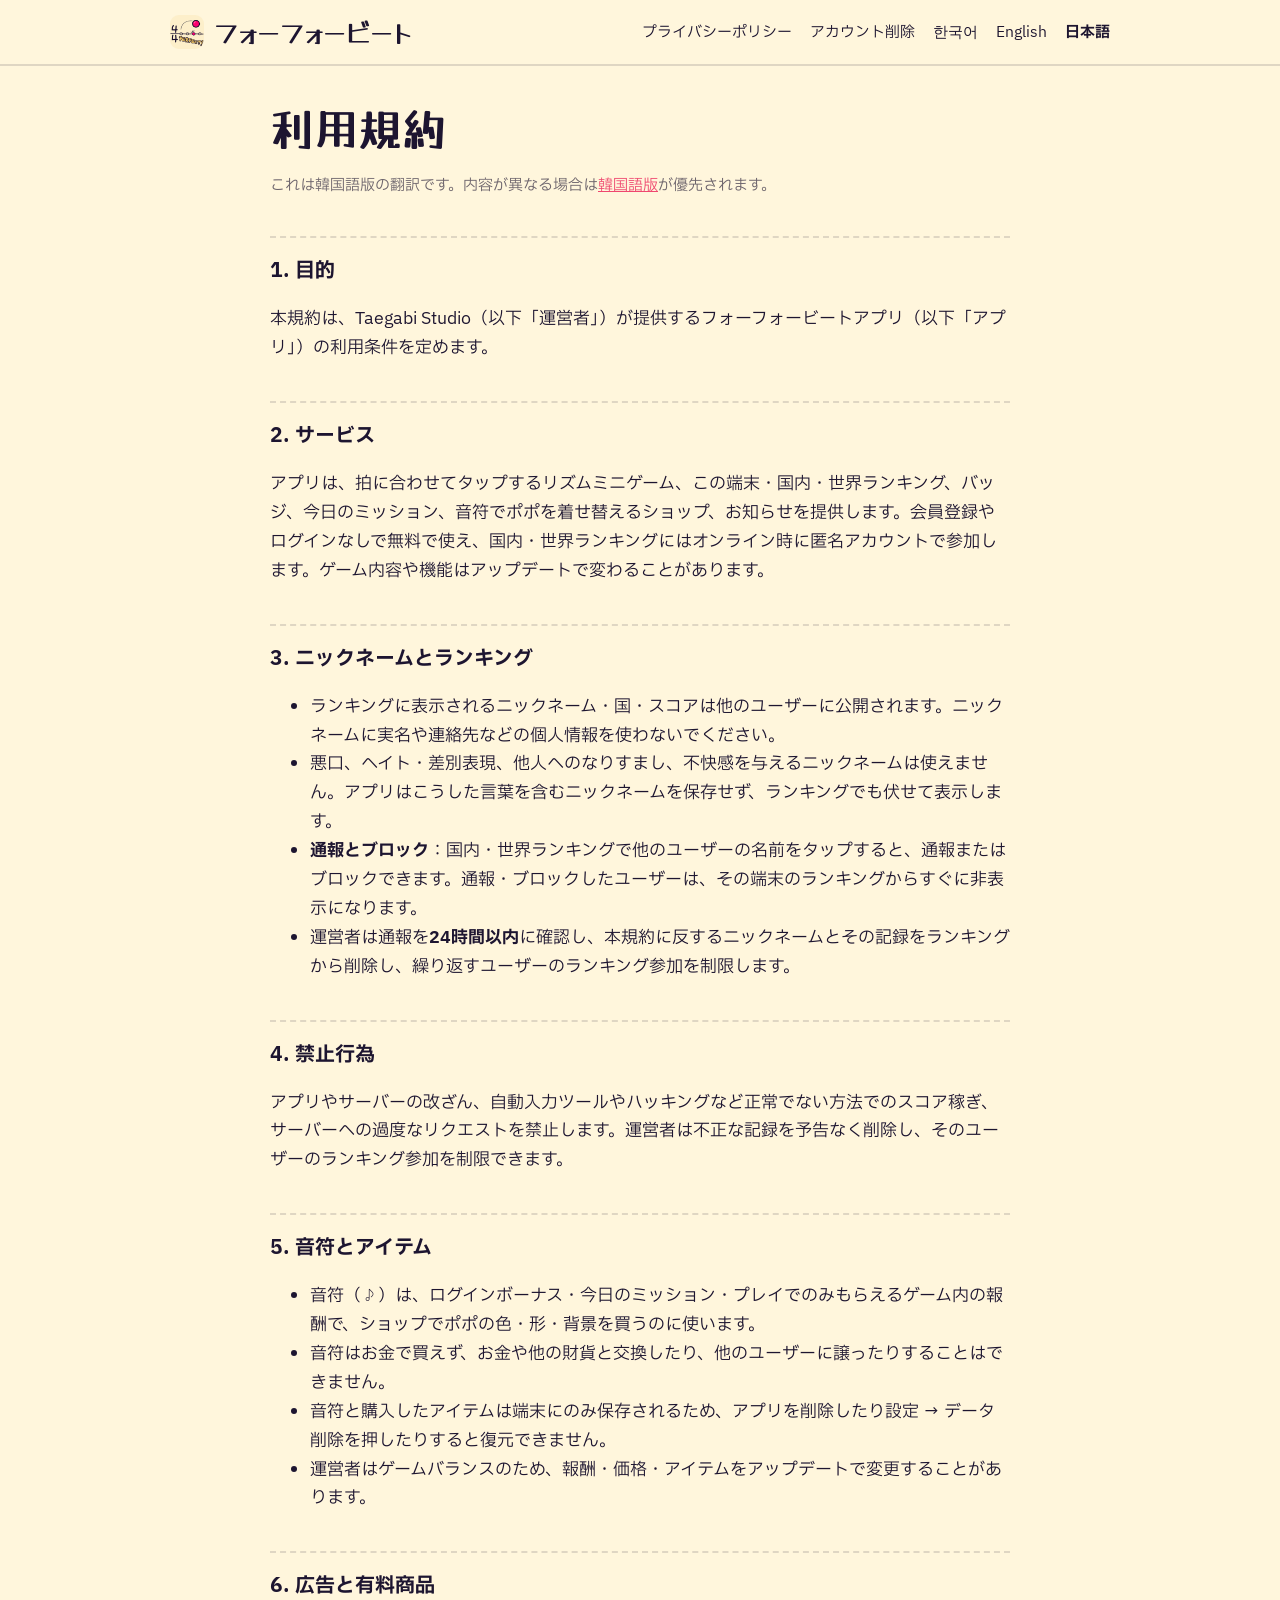
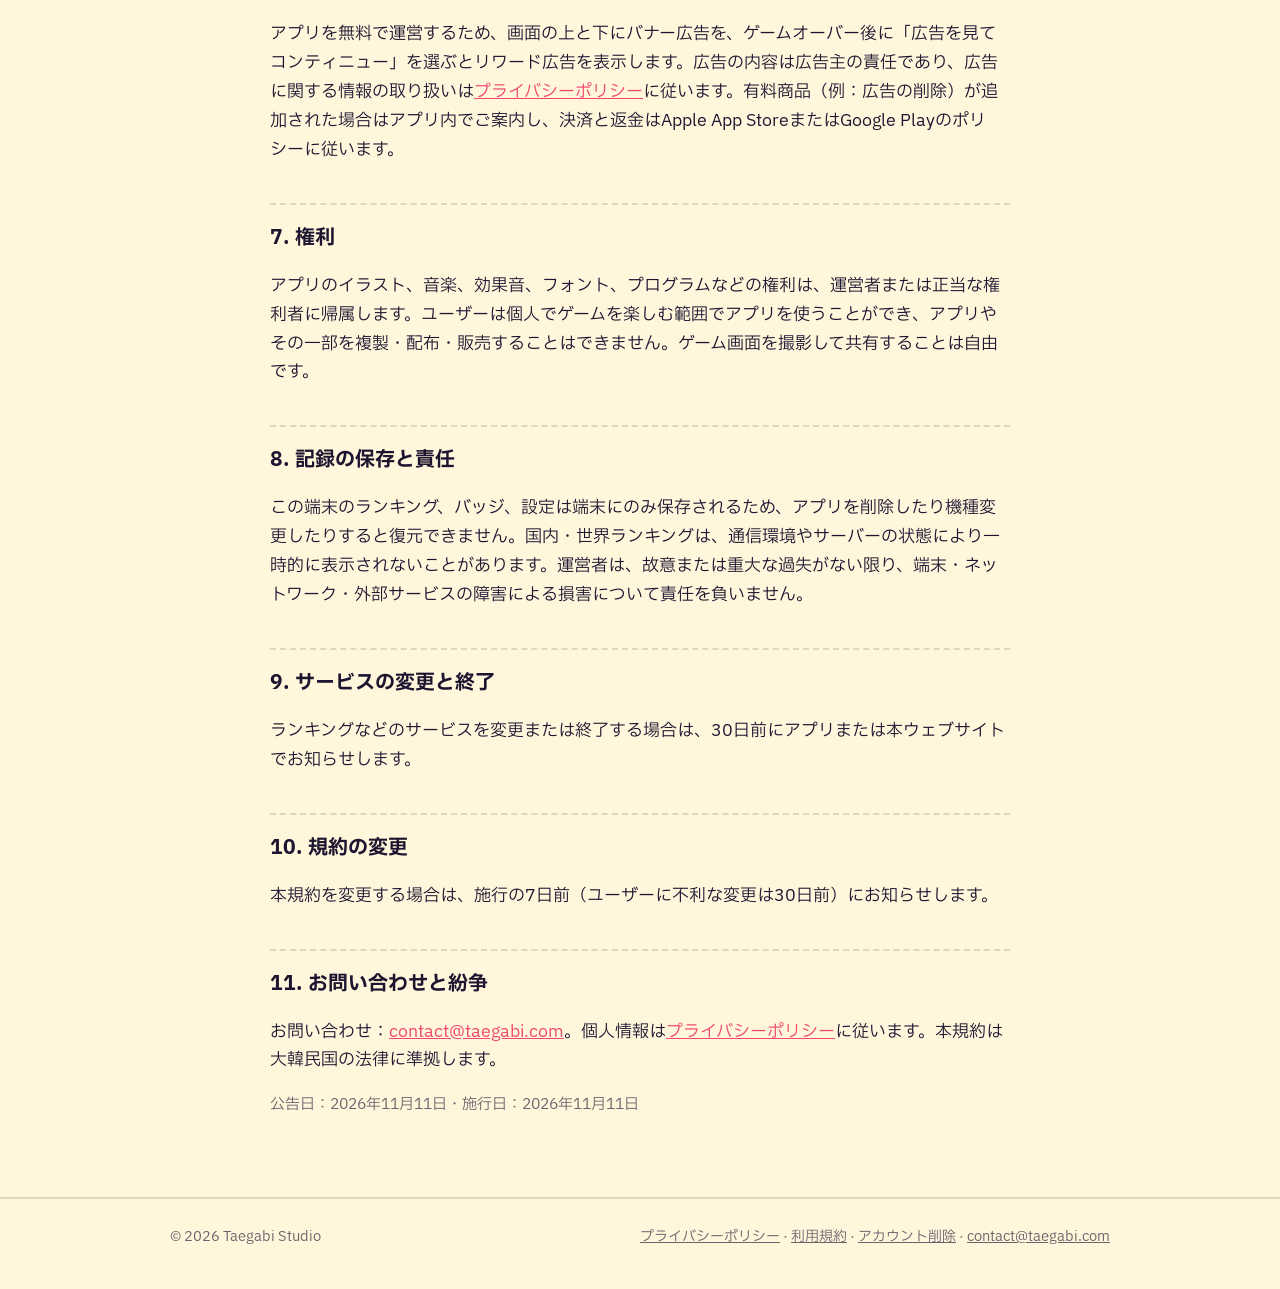
<file: ja/terms.html>
<!doctype html>
<html lang="ja">
<head>
  <meta charset="utf-8">
  <meta name="viewport" content="width=device-width, initial-scale=1">
  <title>利用規約 - フォーフォービート</title>
  <meta name="description" content="フォーフォービートアプリの利用条件をご案内します。">
  <link rel="canonical" href="https://fourfourbeat.taegabi.com/ja/terms">
  <link rel="alternate" hreflang="ko" href="https://fourfourbeat.taegabi.com/terms">
  <link rel="alternate" hreflang="en" href="https://fourfourbeat.taegabi.com/en/terms">
  <link rel="alternate" hreflang="ja" href="https://fourfourbeat.taegabi.com/ja/terms">
  <link rel="alternate" hreflang="x-default" href="https://fourfourbeat.taegabi.com/en/terms">
  <link rel="icon" type="image/png" href="/assets/favicon.png">
  <link rel="apple-touch-icon" href="/assets/apple-touch-icon.png">
  <link href="https://fonts.googleapis.com/css2?family=Gaegu:wght@700&family=Yusei+Magic&family=IBM+Plex+Sans+JP:wght@400;600;700&display=swap" rel="stylesheet">
  <link rel="stylesheet" href="/assets/site.css">
</head>
<body>
<header class="top"><div class="wrap">
  <a class="brand" href="/ja/"><img src="/assets/logo.png" alt="" width="34" height="34">フォーフォービート</a>
  <nav><span class="doclinks"><a href="/ja/privacy">プライバシーポリシー</a><a href="/ja/delete">アカウント削除</a></span><span class="lang"><a href="/terms" lang="ko">한국어</a><a href="/en/terms" lang="en">English</a><a href="/ja/terms" lang="ja" aria-current="page">日本語</a></span></nav>
</div></header>

<main class="doc">
  <h1>利用規約</h1>
  <p class="meta">これは韓国語版の翻訳です。内容が異なる場合は<a href="/terms">韓国語版</a>が優先されます。</p>

  <h2>1. 目的</h2>
  <p>本規約は、Taegabi Studio（以下「運営者」）が提供するフォーフォービートアプリ（以下「アプリ」）の利用条件を定めます。</p>

  <h2>2. サービス</h2>
  <p>アプリは、拍に合わせてタップするリズムミニゲーム、この端末・国内・世界ランキング、バッジ、今日のミッション、音符でポポを着せ替えるショップ、お知らせを提供します。会員登録やログインなしで無料で使え、国内・世界ランキングにはオンライン時に匿名アカウントで参加します。ゲーム内容や機能はアップデートで変わることがあります。</p>

  <h2>3. ニックネームとランキング</h2>
  <ul>
    <li>ランキングに表示されるニックネーム・国・スコアは他のユーザーに公開されます。ニックネームに実名や連絡先などの個人情報を使わないでください。</li>
    <li>悪口、ヘイト・差別表現、他人へのなりすまし、不快感を与えるニックネームは使えません。アプリはこうした言葉を含むニックネームを保存せず、ランキングでも伏せて表示します。</li>
    <li><strong>通報とブロック</strong>：国内・世界ランキングで他のユーザーの名前をタップすると、通報またはブロックできます。通報・ブロックしたユーザーは、その端末のランキングからすぐに非表示になります。</li>
    <li>運営者は通報を<strong>24時間以内</strong>に確認し、本規約に反するニックネームとその記録をランキングから削除し、繰り返すユーザーのランキング参加を制限します。</li>
  </ul>

  <h2>4. 禁止行為</h2>
  <p>アプリやサーバーの改ざん、自動入力ツールやハッキングなど正常でない方法でのスコア稼ぎ、サーバーへの過度なリクエストを禁止します。運営者は不正な記録を予告なく削除し、そのユーザーのランキング参加を制限できます。</p>

  <h2>5. 音符とアイテム</h2>
  <ul>
    <li>音符（♪）は、ログインボーナス・今日のミッション・プレイでのみもらえるゲーム内の報酬で、ショップでポポの色・形・背景を買うのに使います。</li>
    <li>音符はお金で買えず、お金や他の財貨と交換したり、他のユーザーに譲ったりすることはできません。</li>
    <li>音符と購入したアイテムは端末にのみ保存されるため、アプリを削除したり設定 → データ削除を押したりすると復元できません。</li>
    <li>運営者はゲームバランスのため、報酬・価格・アイテムをアップデートで変更することがあります。</li>
  </ul>

  <h2>6. 広告と有料商品</h2>
  <p>アプリを無料で運営するため、画面の上と下にバナー広告を、ゲームオーバー後に「広告を見てコンティニュー」を選ぶとリワード広告を表示します。広告の内容は広告主の責任であり、広告に関する情報の取り扱いは<a href="/ja/privacy">プライバシーポリシー</a>に従います。有料商品（例：広告の削除）が追加された場合はアプリ内でご案内し、決済と返金はApple App StoreまたはGoogle Playのポリシーに従います。</p>

  <h2>7. 権利</h2>
  <p>アプリのイラスト、音楽、効果音、フォント、プログラムなどの権利は、運営者または正当な権利者に帰属します。ユーザーは個人でゲームを楽しむ範囲でアプリを使うことができ、アプリやその一部を複製・配布・販売することはできません。ゲーム画面を撮影して共有することは自由です。</p>

  <h2>8. 記録の保存と責任</h2>
  <p>この端末のランキング、バッジ、設定は端末にのみ保存されるため、アプリを削除したり機種変更したりすると復元できません。国内・世界ランキングは、通信環境やサーバーの状態により一時的に表示されないことがあります。運営者は、故意または重大な過失がない限り、端末・ネットワーク・外部サービスの障害による損害について責任を負いません。</p>

  <h2>9. サービスの変更と終了</h2>
  <p>ランキングなどのサービスを変更または終了する場合は、30日前にアプリまたは本ウェブサイトでお知らせします。</p>

  <h2>10. 規約の変更</h2>
  <p>本規約を変更する場合は、施行の7日前（ユーザーに不利な変更は30日前）にお知らせします。</p>

  <h2>11. お問い合わせと紛争</h2>
  <p>お問い合わせ：<a href="mailto:contact@taegabi.com">contact@taegabi.com</a>。個人情報は<a href="/ja/privacy">プライバシーポリシー</a>に従います。本規約は大韓民国の法律に準拠します。</p>
  <p class="meta">公告日：2026年11月11日・施行日：2026年11月11日</p>
</main>

<footer><div class="wrap">
  <span>© 2026 Taegabi Studio</span>
  <span><a href="/ja/privacy">プライバシーポリシー</a> · <a href="/ja/terms">利用規約</a> · <a href="/ja/delete">アカウント削除</a> · <a href="mailto:contact@taegabi.com">contact@taegabi.com</a></span>
</div></footer>
</body>
</html>
</file>
<file: assets/site.css>
:root {
  --paper: #fff6dc;
  --card: #fffdf6;
  --ink: #1d1530;
  --dim: rgba(29, 21, 48, 0.65);
  --accent: #ef476f;
  --gold: #ffd166;
  --blue: #118ab2;
  --line: rgba(29, 21, 48, 0.14);
}
* { box-sizing: border-box; }
html { -webkit-text-size-adjust: 100%; }
body {
  margin: 0;
  background: var(--paper);
  color: var(--ink);
  font: 17px/1.7 "IBM Plex Sans KR", system-ui, -apple-system, sans-serif;
  word-break: keep-all;
  overflow-wrap: anywhere;
}
a { color: var(--accent); }
img { max-width: 100%; height: auto; }
.wrap { max-width: 980px; margin: 0 auto; padding: 0 20px; }
.top { border-bottom: 2px solid var(--line); background: var(--paper); }
.top .wrap { display: flex; align-items: center; justify-content: space-between; height: 64px; }
.brand { display: flex; align-items: center; gap: 10px; font: 700 26px/1 "Gaegu", cursive; color: var(--ink); text-decoration: none; }
.brand img { border-radius: 9px; }
.top nav a { color: var(--ink); text-decoration: none; margin-left: 18px; font-size: 15px; }
.top nav a:hover { color: var(--accent); }
.lang { font-size: 14px; color: var(--dim); white-space: nowrap; }
.lang a { color: var(--dim); margin: 0 0 0 10px; text-decoration: none; }
.lang a[aria-current] { color: var(--ink); font-weight: 700; }
:lang(ja) .brand, :lang(ja) .hero .tag, :lang(ja) .shots figcaption, :lang(ja) .card h3, :lang(ja) .doc h1 { font-family: "Yusei Magic", "Gaegu", sans-serif; font-weight: 400; }
:lang(ja) body { font-family: "IBM Plex Sans JP", system-ui, -apple-system, sans-serif; word-break: normal; line-break: strict; }

.hero { text-align: center; padding: 56px 0 24px; }
.hero .icon { width: 132px; height: 132px; border-radius: 30px; box-shadow: 0 10px 26px rgba(29, 21, 48, 0.18); }
.hero h1 { font: 700 64px/1.1 "Gaegu", cursive; margin: 22px 0 4px; color: #fff; -webkit-text-stroke: 7px var(--ink); paint-order: stroke fill; text-shadow: 5px 6px 0 var(--accent); }
.hero .en { color: var(--blue); letter-spacing: 0.35em; font-weight: 600; font-size: 14px; margin: 6px 0 18px; }
.hero .tag { font: 700 30px/1.35 "Gaegu", cursive; margin: 0 0 8px; }
.hero p { color: var(--dim); margin: 0 auto; max-width: 560px; }
.badges { display: flex; flex-wrap: wrap; justify-content: center; gap: 12px; margin: 26px 0 0; }
.badge { display: inline-block; padding: 12px 22px; border: 2.5px solid var(--ink); border-radius: 14px; background: var(--card); color: var(--ink); text-decoration: none; font-weight: 600; box-shadow: 4px 5px 0 rgba(29, 21, 48, 0.2); }
.badge:hover { border-color: var(--accent); }
.badge.soon { color: var(--dim); border-style: dashed; box-shadow: none; }

.shots { display: flex; gap: 18px; margin: 44px -20px; padding: 4px 20px 14px; overflow-x: auto; scroll-snap-type: x mandatory; scroll-padding: 0 20px; }
.shots figure { margin: 0; flex: 0 0 214px; scroll-snap-align: start; }
.shots img { display: block; width: 100%; border: 3px solid var(--ink); border-radius: 22px; background: var(--card); }
.shots figcaption { text-align: center; font: 700 22px/1.3 "Gaegu", cursive; margin-top: 10px; }

.features { display: grid; grid-template-columns: repeat(3, 1fr); gap: 18px; margin: 0 0 56px; }
.card { background: var(--card); border: 2.5px solid var(--ink); border-radius: 16px; padding: 18px 20px; box-shadow: 4px 5px 0 rgba(29, 21, 48, 0.12); }
.card h3 { font: 700 26px/1.2 "Gaegu", cursive; margin: 0 0 6px; color: var(--accent); }
.card p { margin: 0; color: var(--dim); font-size: 15.5px; }

.doc { max-width: 780px; margin: 0 auto; padding: 36px 20px 64px; }
.doc h1 { font: 700 44px/1.2 "Gaegu", cursive; margin: 0 0 18px; }
.doc h2 { font-size: 20px; margin: 38px 0 10px; padding-top: 16px; border-top: 2px dashed var(--line); }
.doc table { width: 100%; border-collapse: collapse; margin: 12px 0; font-size: 15px; background: var(--card); }
.doc th, .doc td { border: 1px solid var(--line); padding: 9px 11px; text-align: left; vertical-align: top; }
.doc th { background: rgba(255, 209, 102, 0.35); }
.table-scroll { overflow-x: auto; }
.doc .meta { color: var(--dim); font-size: 15px; }
.steps { padding-left: 1.3em; }
.steps li { margin: 6px 0; }
.box { background: var(--card); border: 2.5px solid var(--ink); border-radius: 14px; padding: 16px 20px; margin: 18px 0; }

footer { border-top: 2px solid var(--line); padding: 26px 0 40px; color: var(--dim); font-size: 14px; }
footer .wrap { display: flex; flex-wrap: wrap; gap: 8px 22px; justify-content: space-between; }
footer a { color: var(--dim); }

@media (max-width: 760px) {
  .hero h1 { font-size: 50px; }
  .shots figure { flex-basis: 46%; }
  .features { grid-template-columns: 1fr; }
  .top nav a { margin-left: 12px; }
  .top nav .doclinks { display: none; }
  .top .wrap { flex-wrap: wrap; height: auto; min-height: 64px; padding-top: 10px; padding-bottom: 10px; gap: 4px 12px; }
  .brand { font-size: 21px; white-space: nowrap; gap: 8px; }
  .lang a { margin-left: 8px; }
}
</file>
